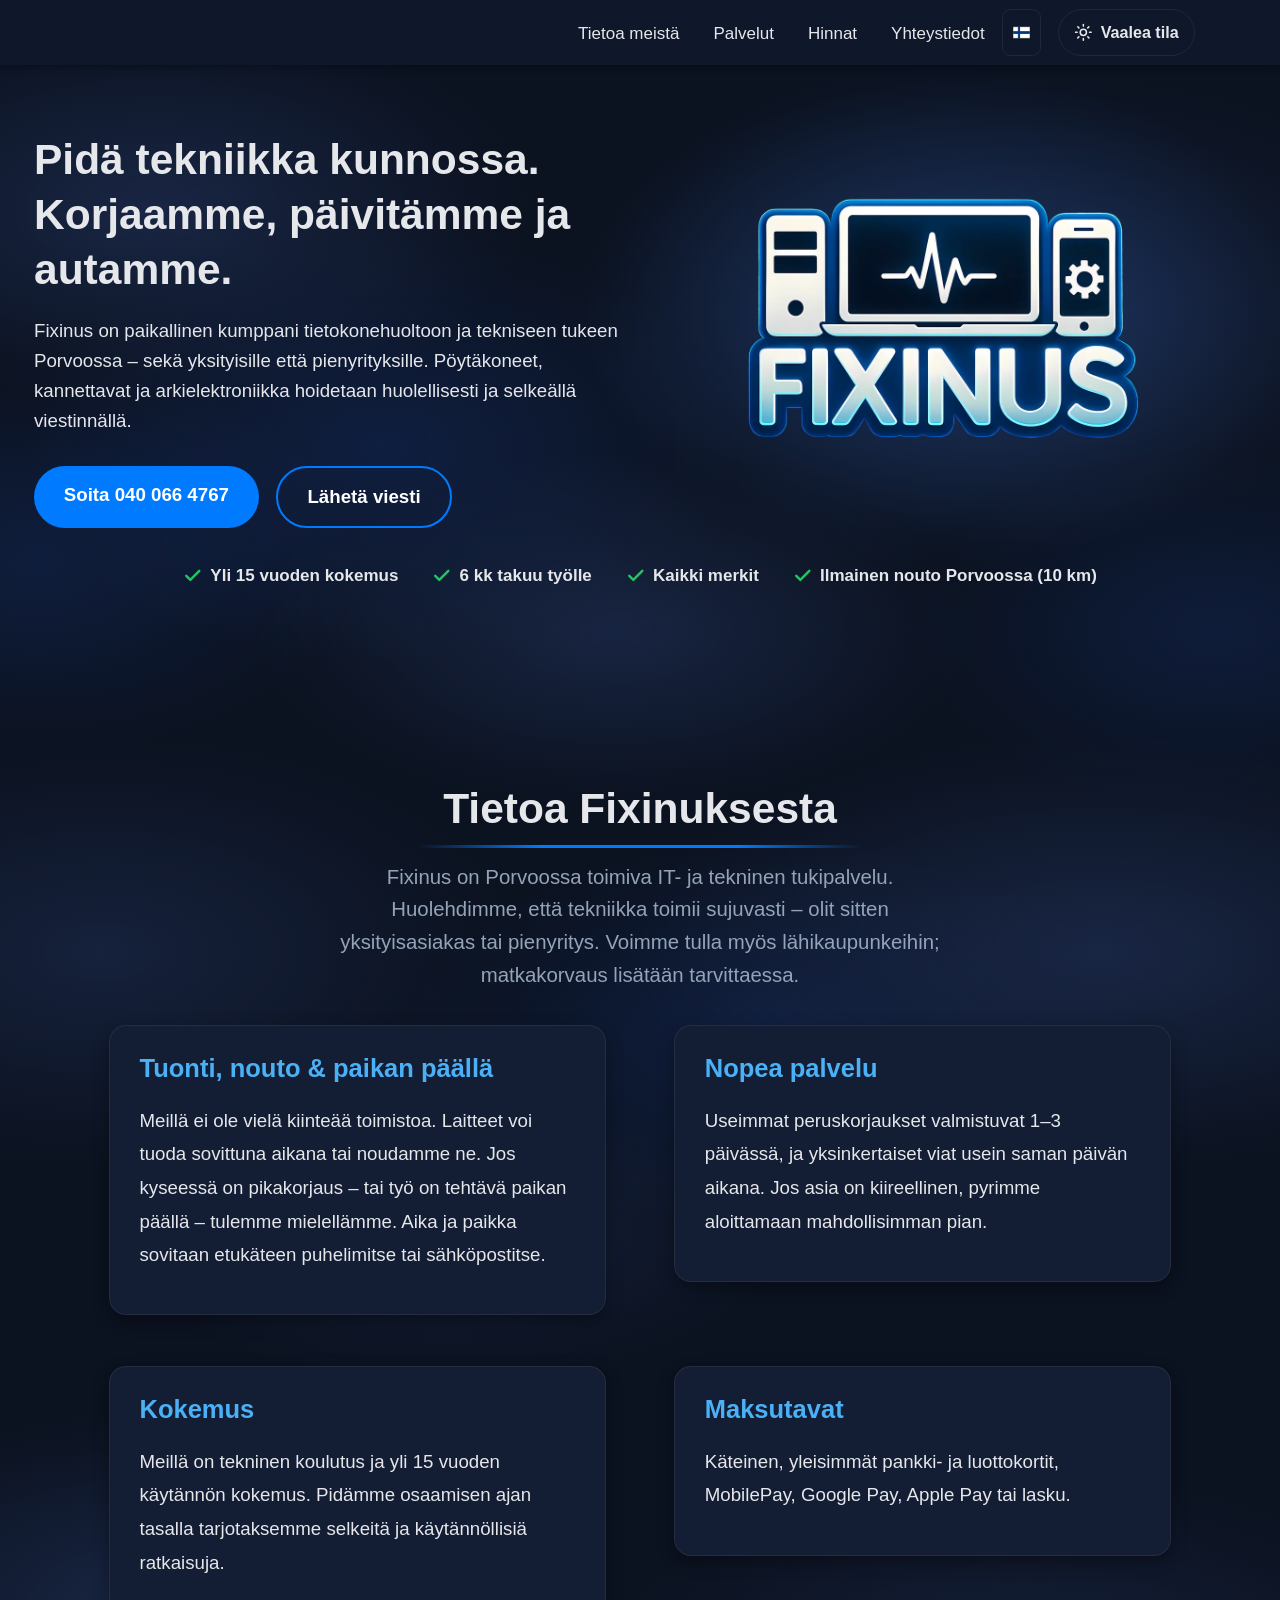
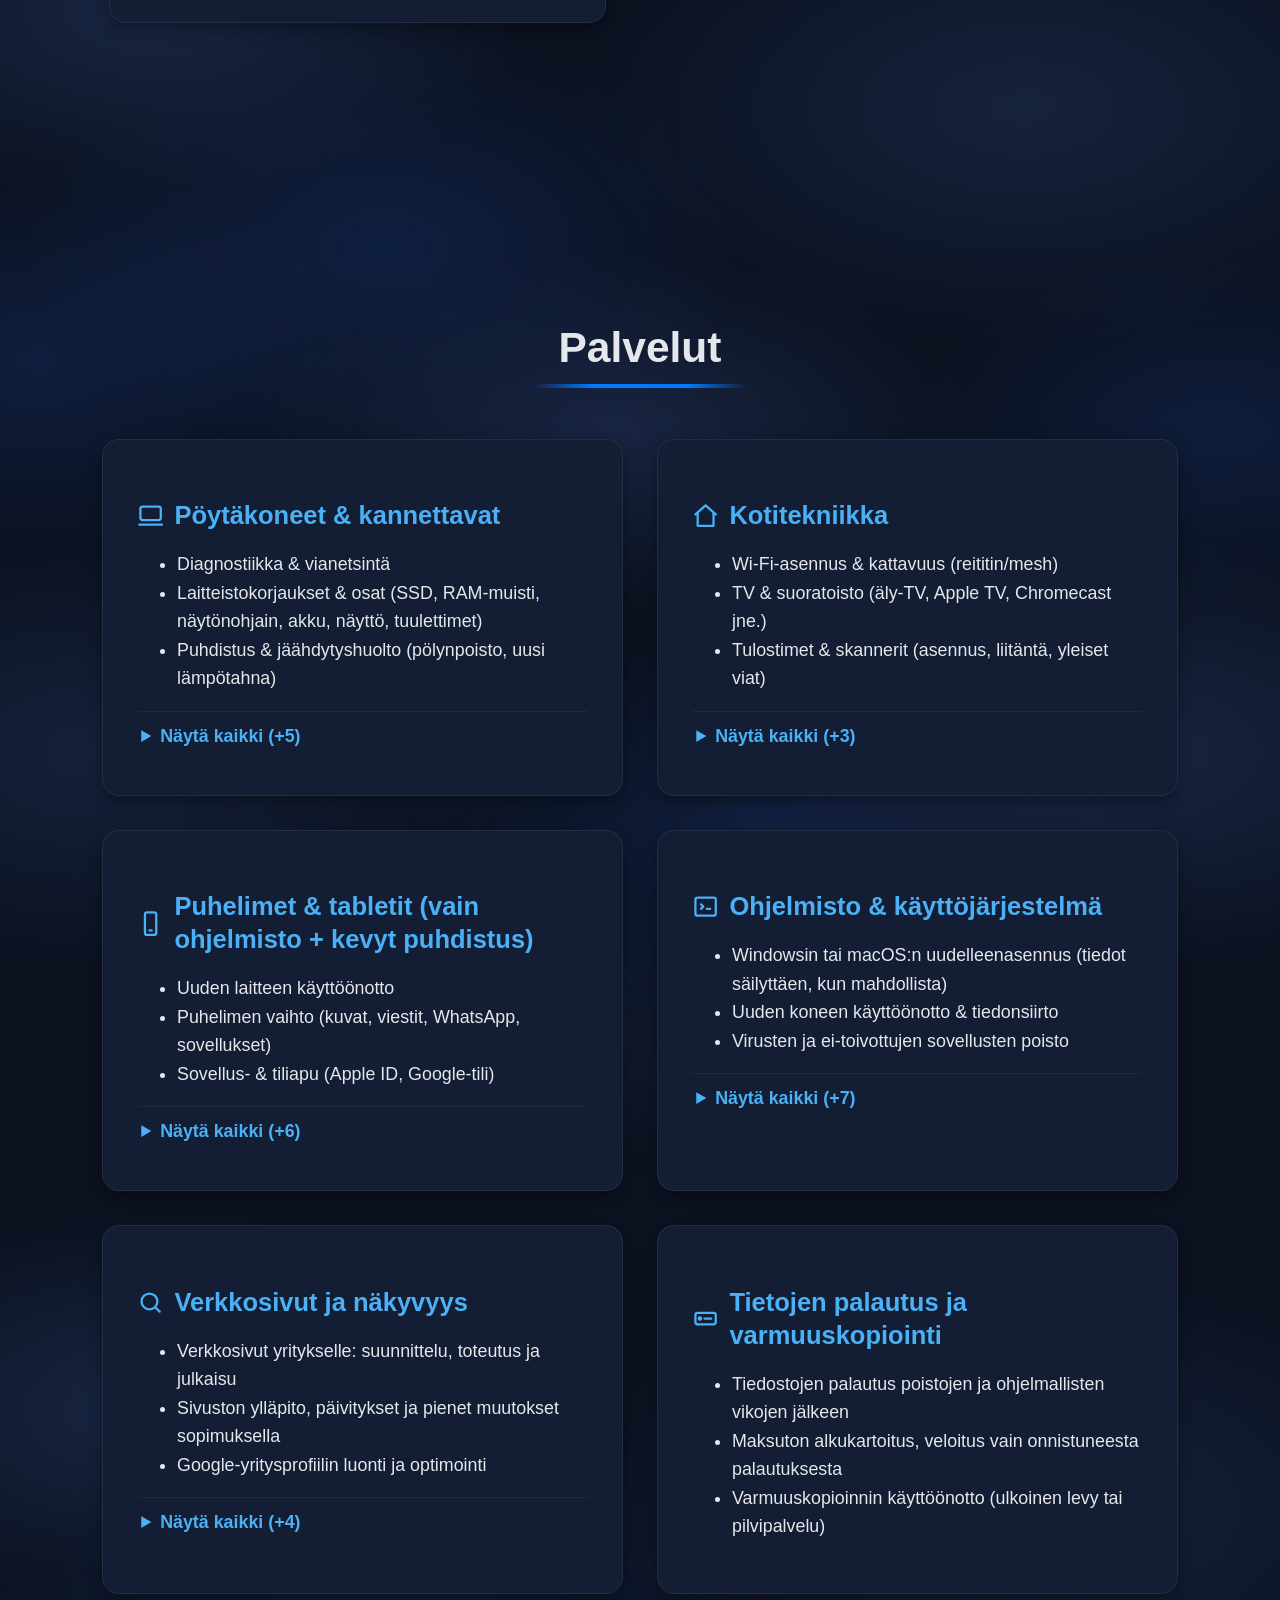
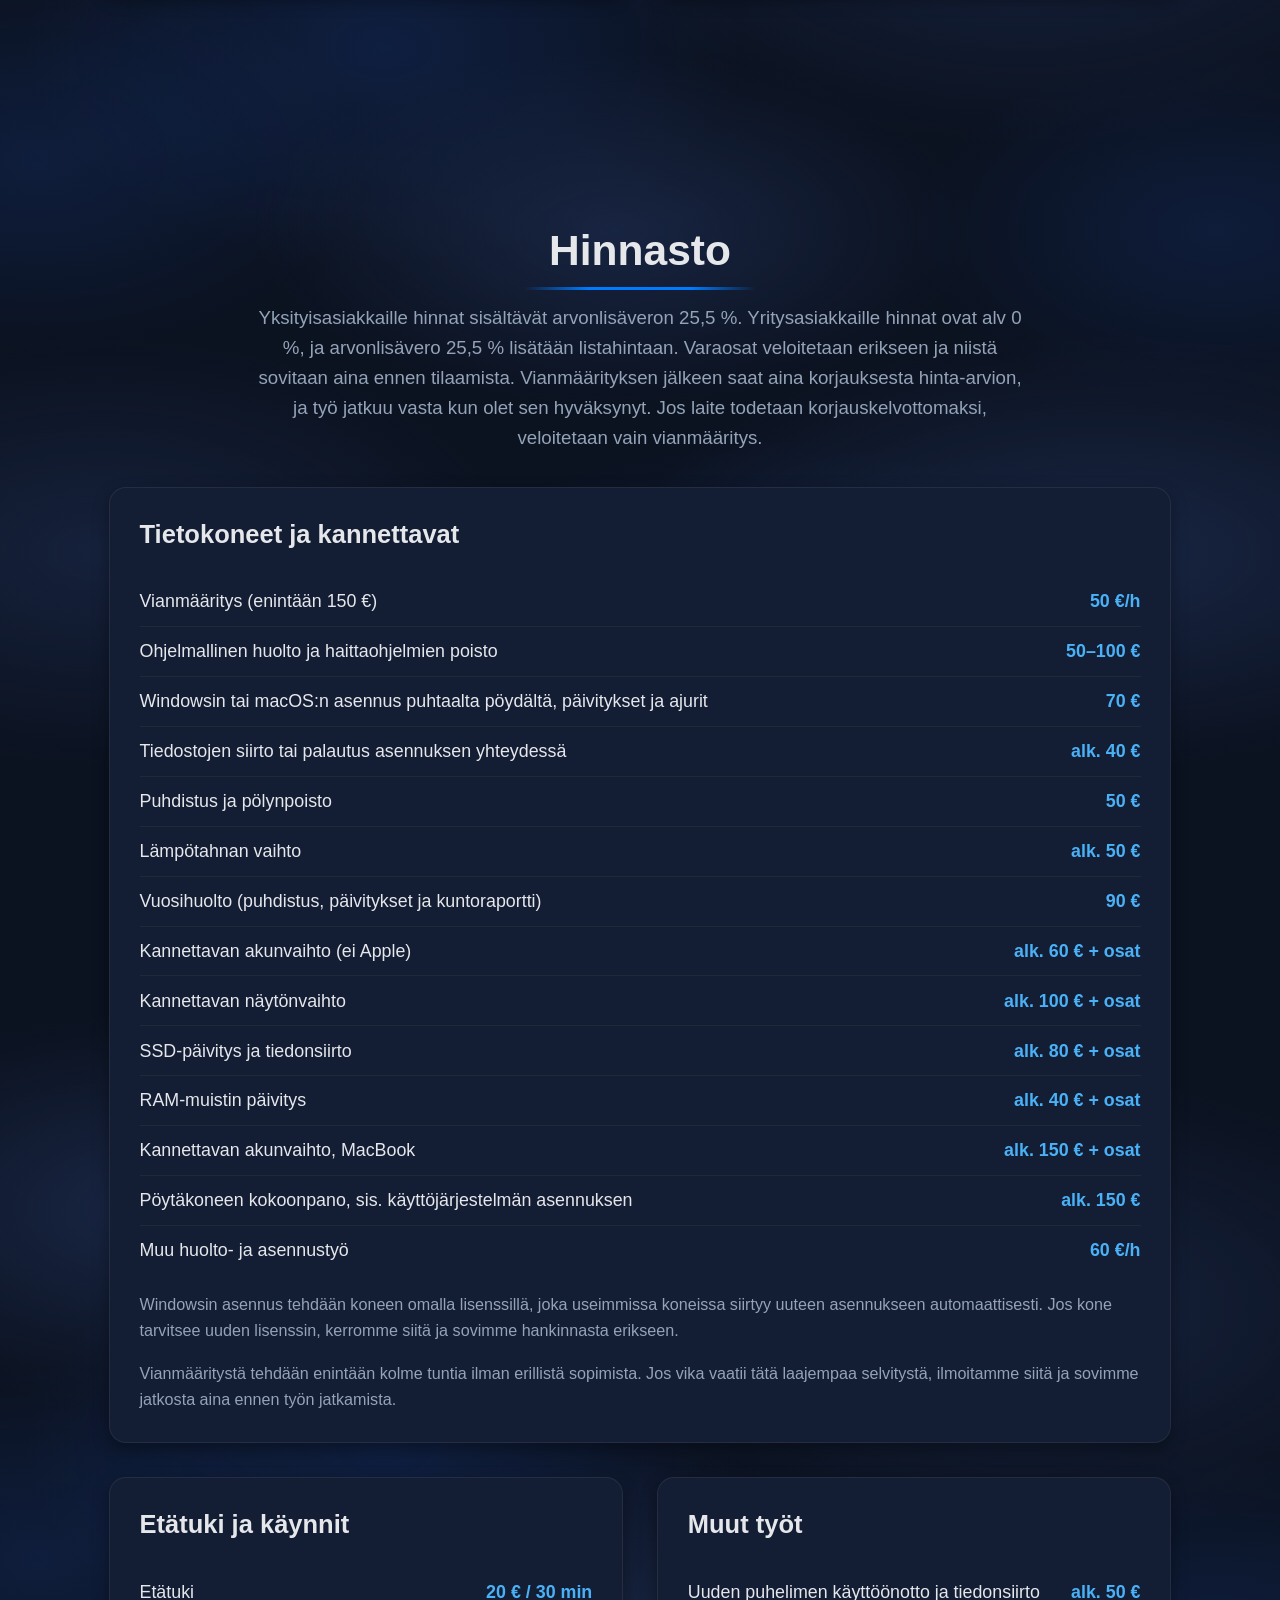
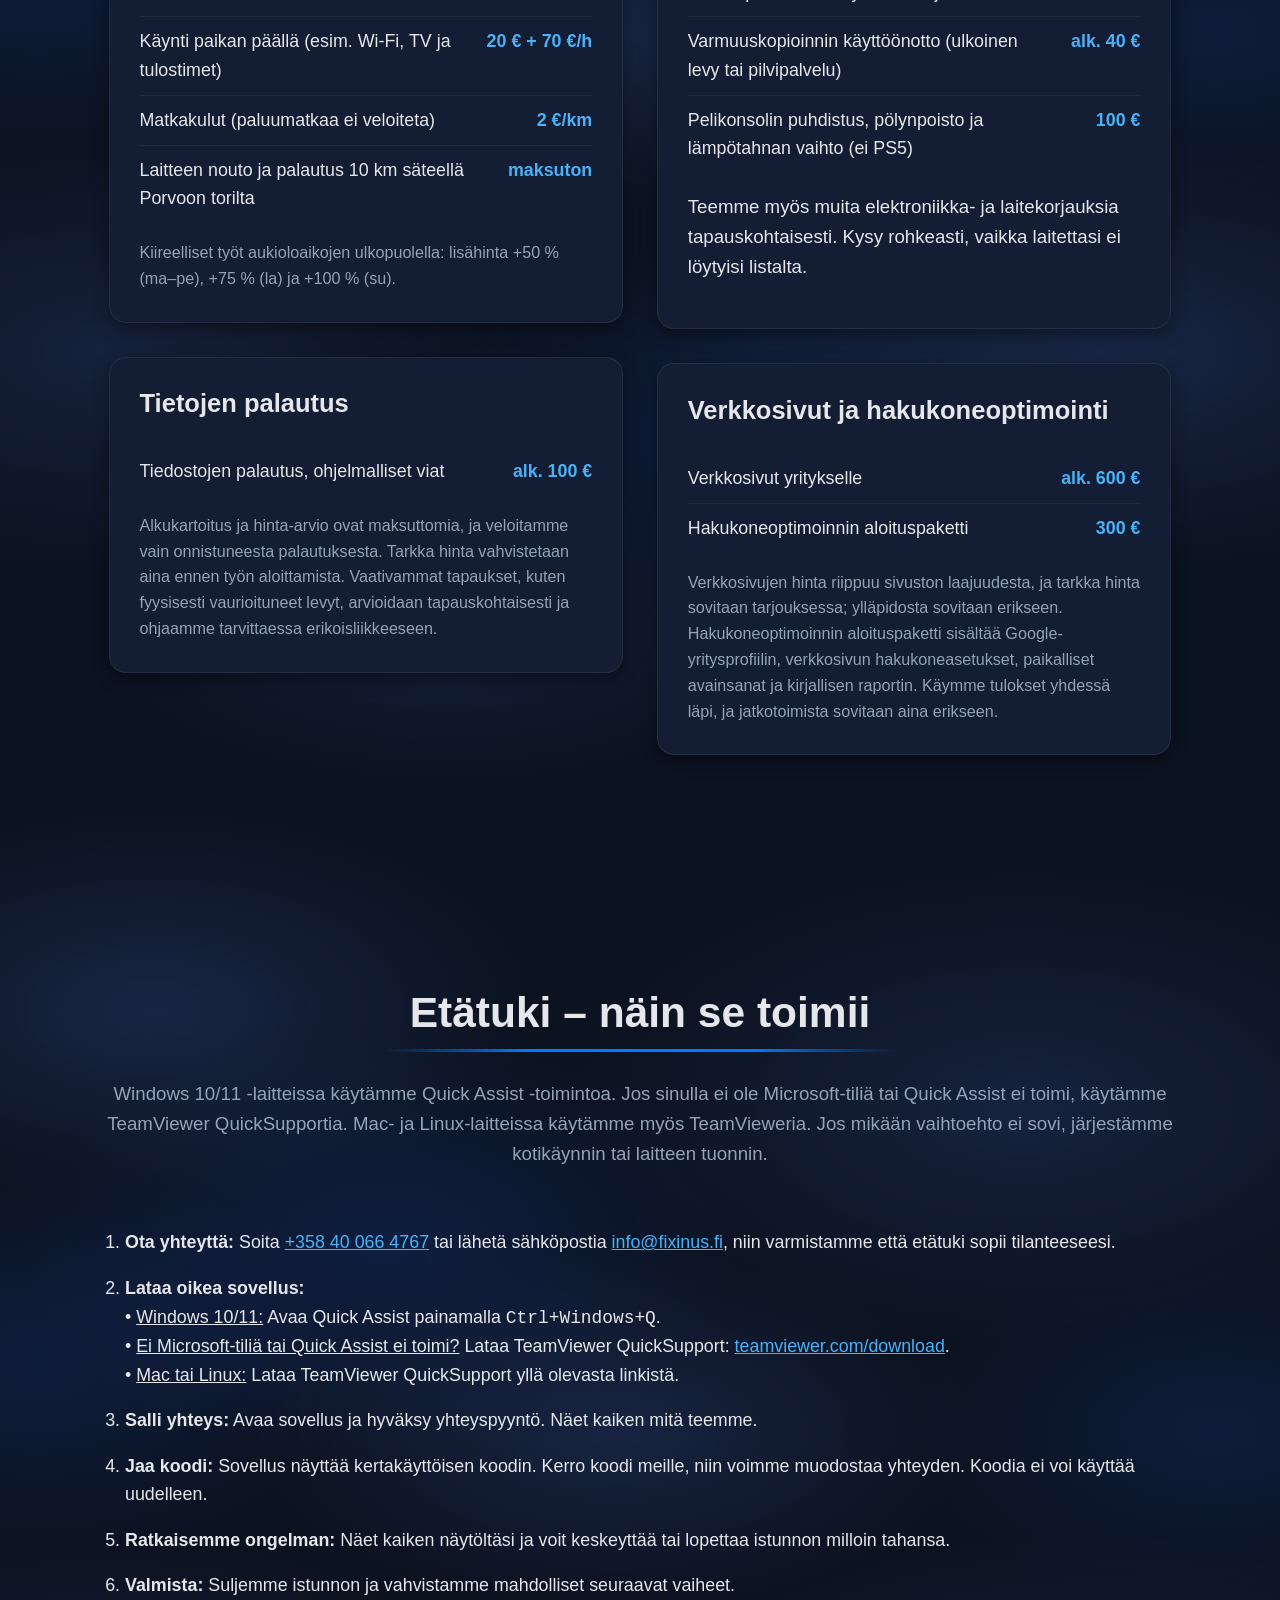
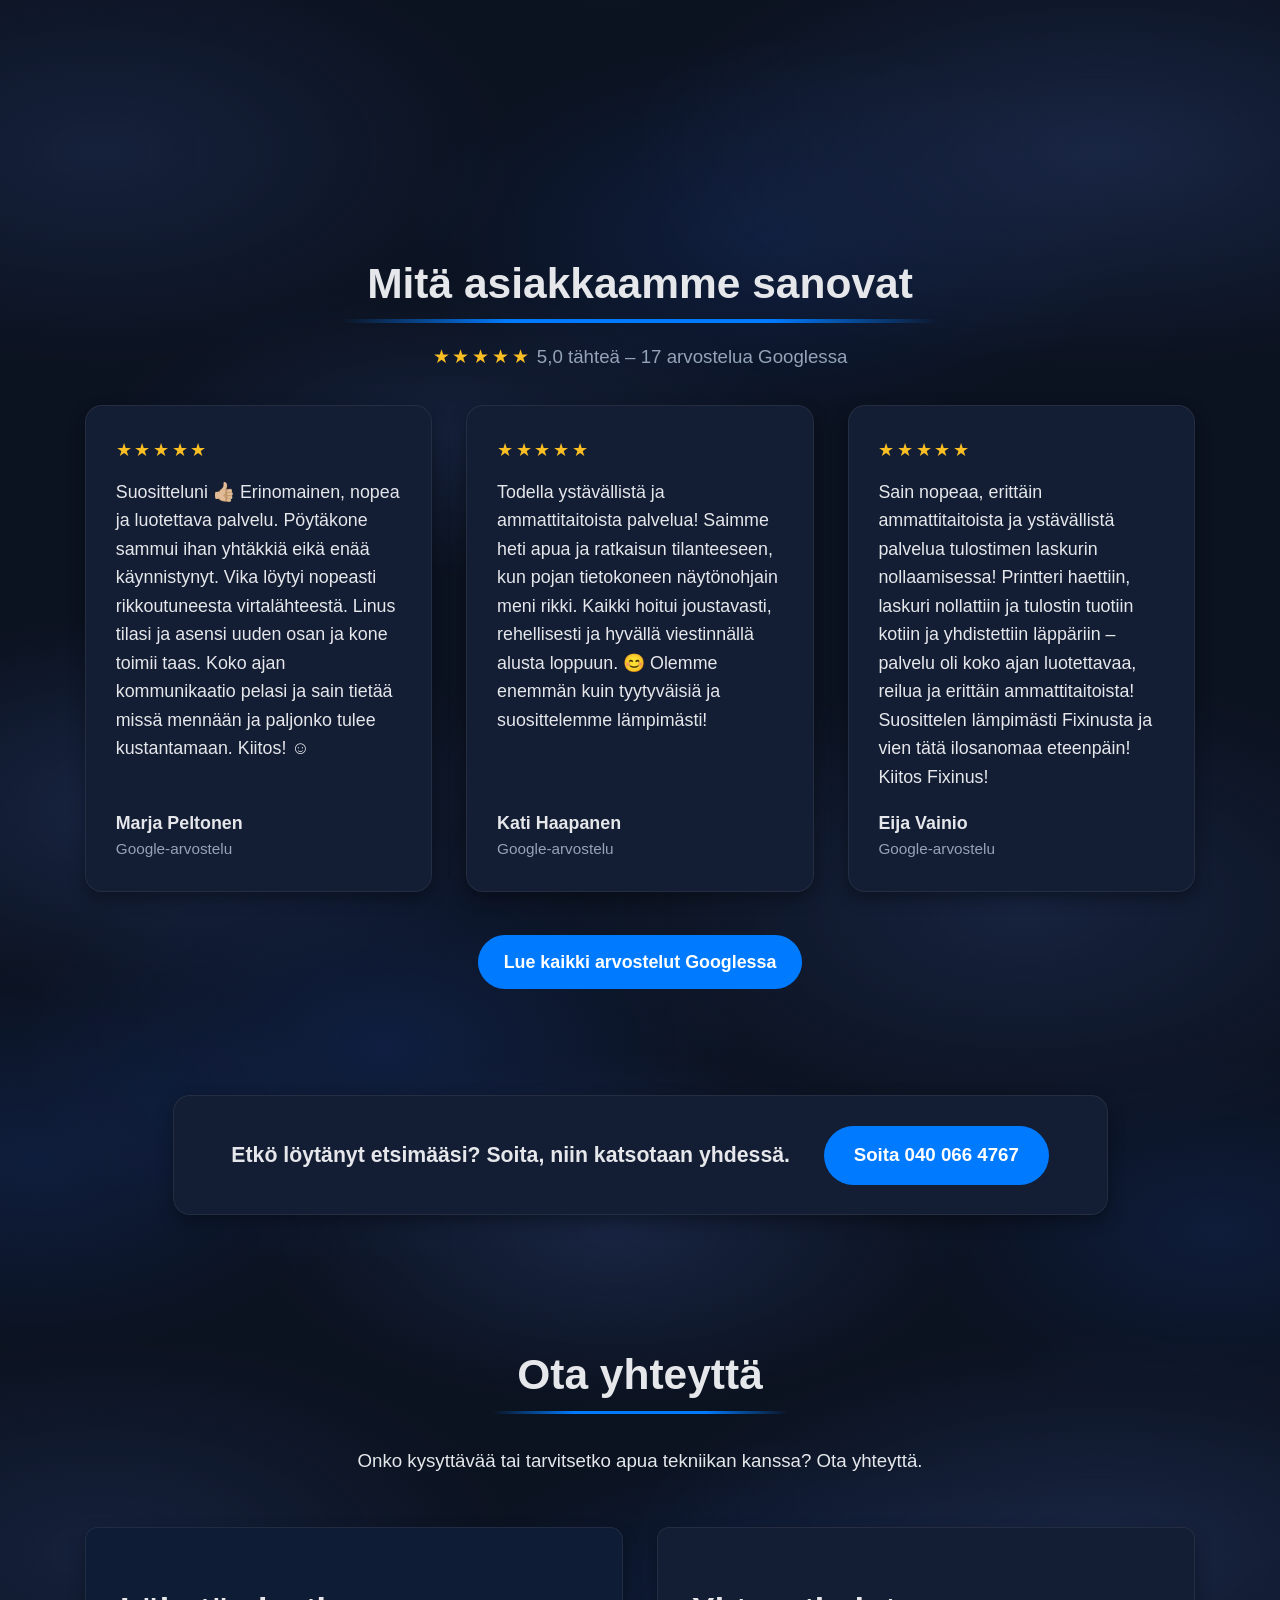
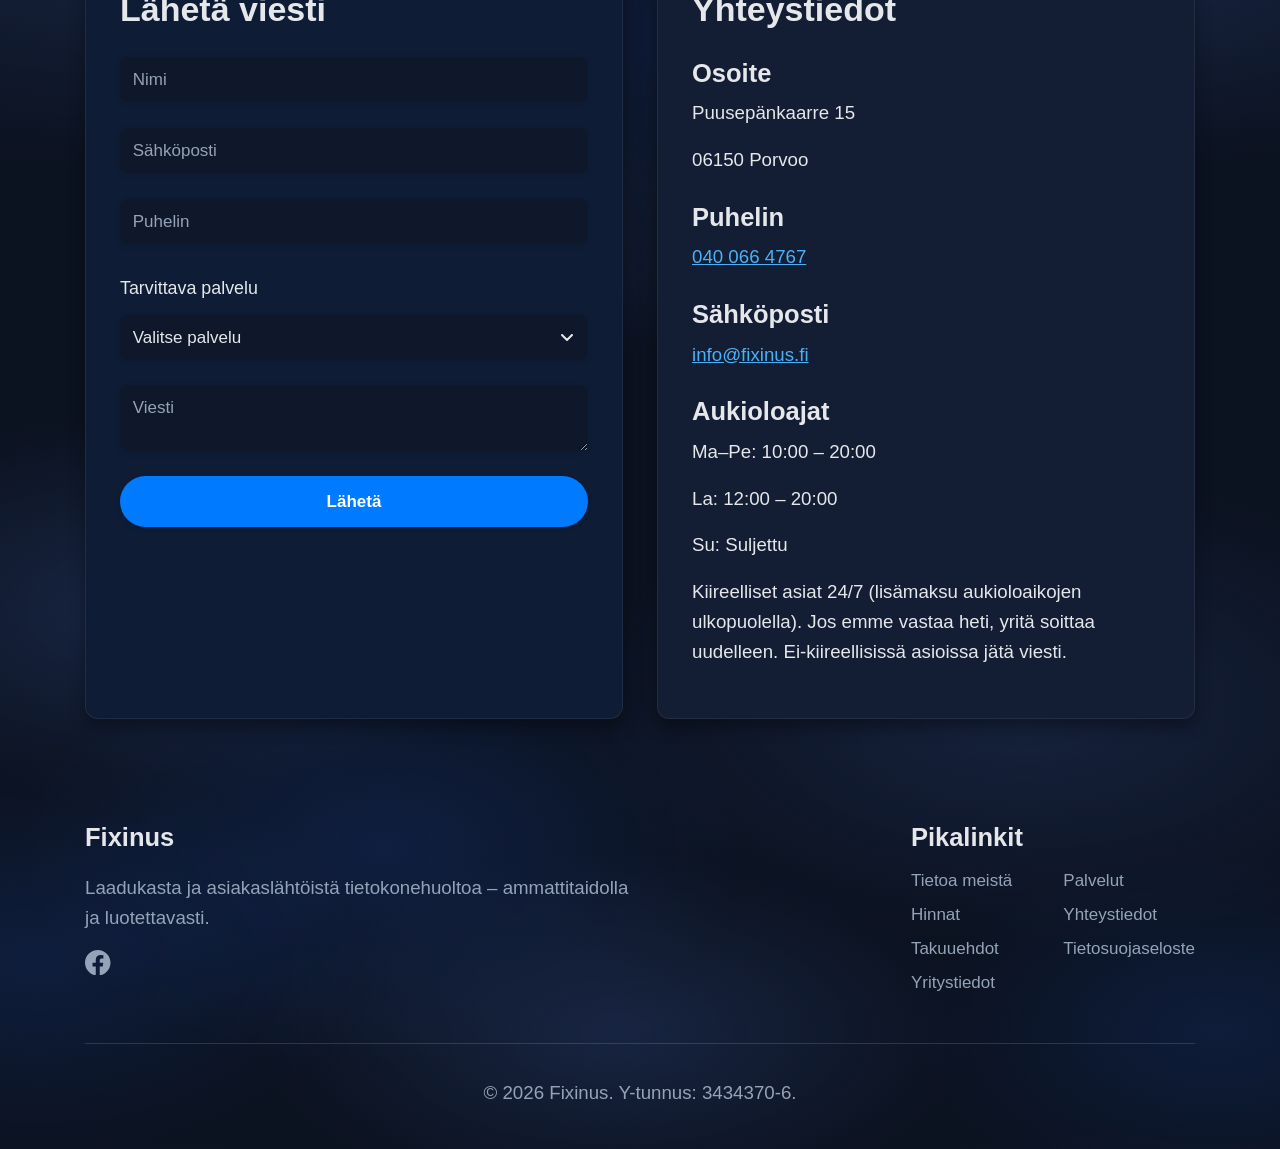
<file: index.html>
<!DOCTYPE html>
<html lang="fi"> <!-- GENERATED: structure is edited here, wording in MESSAGES in script.js; run `node tools/build-i18n.mjs` to regenerate this file plus en/ and sv/ -->
<head>
  <meta charset="UTF-8" />
  <meta name="viewport" content="width=device-width, initial-scale=1.0" />
  <title>Fixinus – Tietokonehuolto ja IT-tuki Porvoo</title>
  <meta name="description" content="Tietokoneiden korjaus, huolto ja päivitykset sekä IT-tuki Porvoossa yksityisille ja pienyrityksille. Etätuki, nouto ja käynnit paikan päällä sopimuksen mukaan." />
  <link rel="canonical" href="https://fixinus.fi/" />
  <link rel="alternate" hreflang="fi" href="https://fixinus.fi/" />
  <link rel="alternate" hreflang="sv" href="https://fixinus.fi/sv/" />
  <link rel="alternate" hreflang="en" href="https://fixinus.fi/en/" />
  <link rel="alternate" hreflang="x-default" href="https://fixinus.fi/" />





  <meta name="theme-color" content="#0b1220" />

  <!-- Social sharing (Open Graph + Twitter) -->
  <meta property="og:type" content="website" />
  <meta property="og:site_name" content="Fixinus" />
  <meta property="og:title" content="Fixinus – Tietokonehuolto ja IT-tuki Porvoo" />
  <meta property="og:description" content="Tietokoneiden korjaus, huolto ja päivitykset sekä IT-tuki Porvoossa yksityisille ja pienyrityksille. Etätuki, nouto ja käynnit paikan päällä sopimuksen mukaan." />
  <meta property="og:url" content="https://fixinus.fi/" />
  <meta property="og:image" content="https://fixinus.fi/media/og-image.png" />
  <meta property="og:image:width" content="1200" />
  <meta property="og:image:height" content="630" />
  <meta property="og:locale" content="fi_FI" />
  <meta name="twitter:card" content="summary_large_image" />

  <link rel="stylesheet" href="/style.css?v=26" />
  <script src="/script.js?v=26" defer></script>
  <link rel="icon" href="/media/favicon-32.png" type="image/png" sizes="32x32">
  <link rel="apple-touch-icon" href="/media/favicon-180.png">

  <!-- Structured data for Google local search results -->
  <script type="application/ld+json">
  {
    "@context": "https://schema.org",
    "@type": "LocalBusiness",
    "name": "Fixinus",
    "description": "Tietokoneiden korjaus, huolto ja päivitykset sekä IT-tuki Porvoossa yksityisille ja pienyrityksille. Etätuki, nouto ja käynnit paikan päällä sopimuksen mukaan.",
    "url": "https://fixinus.fi/",
    "logo": "https://fixinus.fi/media/favicon-180.png",
    "image": "https://fixinus.fi/media/og-image.png",
    "telephone": "+358400664767",
    "email": "info@fixinus.fi",
    "address": {
      "@type": "PostalAddress",
      "streetAddress": "Puusepänkaarre 15",
      "postalCode": "06150",
      "addressLocality": "Porvoo",
      "addressCountry": "FI"
    },
    "areaServed": "Porvoo",
    "priceRange": "€€",
    "openingHoursSpecification": [
      {
        "@type": "OpeningHoursSpecification",
        "dayOfWeek": ["Monday", "Tuesday", "Wednesday", "Thursday", "Friday"],
        "opens": "10:00",
        "closes": "20:00"
      },
      {
        "@type": "OpeningHoursSpecification",
        "dayOfWeek": "Saturday",
        "opens": "12:00",
        "closes": "20:00"
      }
    ],
    "paymentAccepted": "Cash, Debit Card, Credit Card, MobilePay, Google Pay, Apple Pay, Invoice",
    "sameAs": [
      "https://www.facebook.com/people/Fixinus/61582467222948/",
      "https://share.google/FEQK4mIGkOlO7sZPO",
      "https://www.google.com/search?kgmid=/g/11yl66t_4s&q=Fixinus"
    ]
  }
  </script>
</head>

<body>
  <header>
    <div class="nav-bar max-w format-horizontal">
      <nav id="main-nav" class="main-nav">
        <ul>
          <li><a href="#about" data-i18n="nav.about">Tietoa meistä</a></li>
          <li><a href="#service" data-i18n="nav.services">Palvelut</a></li>
          <li><a href="#prices" data-i18n="nav.prices">Hinnat</a></li>
          <li><a href="#contact" data-i18n="nav.contact">Yhteystiedot</a></li>
        </ul>
      </nav>
        <div class="lang-menu" id="lang-menu">
        <button class="lang-current" type="button" aria-haspopup="true" aria-expanded="false" aria-label="Change language">
          <span class="flag" data-current-flag><img src="/media/finland(scaled).png" alt="FI" class="flag-img"></span>
        </button>

        <ul class="lang-dropdown" role="menu">
          <li>
            <button type="button" class="lang-option" data-lang="fi" role="menuitem">
              <span class="flag"><img src="/media/finland(scaled).png" alt="FI" class="flag-img"></span>
              <span class="lang-label">Suomi</span>
            </button>
          </li>
          <li>
            <button type="button" class="lang-option" data-lang="sv" role="menuitem">
              <span class="flag"><img src="/media/sweden(scaled).png" alt="SE" class="flag-img"></span>
              <span class="lang-label">Svenska</span>
            </button>
          </li>
          <li>
            <button type="button" class="lang-option" data-lang="en" role="menuitem">
              <span class="flag"><img src="/media/united-kingdom(scaled).png" alt="EN" class="flag-img"></span>
              <span class="lang-label">English</span>
            </button>
          </li>
        </ul>
      </div>

      <!-- THEME TOGGLE (moon/sun + label; CSS shows the right pair per theme) -->
      <button class="theme-toggle" id="theme-toggle" type="button" aria-pressed="true">
        <svg class="icon-moon" viewBox="0 0 24 24" fill="none" stroke="currentColor" stroke-width="2" stroke-linecap="round" stroke-linejoin="round" aria-hidden="true"><path d="M21 12.8A9 9 0 1 1 11.2 3 7 7 0 0 0 21 12.8z"/></svg>
        <svg class="icon-sun" viewBox="0 0 24 24" fill="none" stroke="currentColor" stroke-width="2" stroke-linecap="round" stroke-linejoin="round" aria-hidden="true"><circle cx="12" cy="12" r="4"/><path d="M12 2v2m0 16v2M4.9 4.9l1.4 1.4m11.4 11.4 1.4 1.4M2 12h2m16 0h2M4.9 19.1l1.4-1.4M17.7 6.3l1.4-1.4"/></svg>
        <span class="label-dark" data-i18n="theme.dark">Tumma tila</span>
        <span class="label-light" data-i18n="theme.light">Vaalea tila</span>
      </button>

      <!-- HAMBURGER (shown only on tablet/phone via CSS) -->
      <button class="nav-toggle" id="nav-toggle" aria-label="Toggle navigation">
        <img id="menubtn" src="/media/menu.svg" alt="">
      </button>
    </div>
  </header>

  <section class="hero-section">
      <div class="hero-container max-w format-horizontal">
        <div class="hero-text">
          <h1 data-i18n="hero.title">Pidä tekniikka kunnossa. Korjaamme, päivitämme ja autamme.</h1>
          <p data-i18n="hero.subtitle">Fixinus on paikallinen kumppani tietokonehuoltoon ja tekniseen tukeen Porvoossa – sekä yksityisille että pienyrityksille. Pöytäkoneet, kannettavat ja arkielektroniikka hoidetaan huolellisesti ja selkeällä viestinnällä.</p>
          <div class="hero-cta">
            <a class="btn-primary" href="tel:+358400664767" data-i18n="hero.cta.call">Soita 040 066 4767</a>
            <a class="btn-outline" href="#contact" data-i18n="hero.cta.contact">Lähetä viesti</a>
          </div>
        </div>
        <div class="hero-picture">
          <img id="logo" src="/media/logo-optimized.webp" alt="Fixinus logo" width="900" height="516" />
        </div>
      </div>

      <!-- TRUST STRIP -->
      <div class="max-w format-horizontal">
        <ul class="trust-strip">
          <li><svg viewBox="0 0 24 24" fill="none" stroke="currentColor" stroke-width="3" stroke-linecap="round" stroke-linejoin="round" aria-hidden="true"><path d="M20 6 9 17l-5-5"/></svg><span data-i18n="trust.exp">Yli 15 vuoden kokemus</span></li>
          <li><svg viewBox="0 0 24 24" fill="none" stroke="currentColor" stroke-width="3" stroke-linecap="round" stroke-linejoin="round" aria-hidden="true"><path d="M20 6 9 17l-5-5"/></svg><span data-i18n="trust.warranty">6 kk takuu työlle</span></li>
          <li><svg viewBox="0 0 24 24" fill="none" stroke="currentColor" stroke-width="3" stroke-linecap="round" stroke-linejoin="round" aria-hidden="true"><path d="M20 6 9 17l-5-5"/></svg><span data-i18n="trust.brands">Kaikki merkit</span></li>
          <li><svg viewBox="0 0 24 24" fill="none" stroke="currentColor" stroke-width="3" stroke-linecap="round" stroke-linejoin="round" aria-hidden="true"><path d="M20 6 9 17l-5-5"/></svg><span data-i18n="trust.pickup">Ilmainen nouto Porvoossa (10 km)</span></li>
        </ul>
      </div>
  </section>

  <section id="about" class="about-section">
    <div class="about-container max-w format-horizontal format-vertical">
      <div class="about-head">
        <h2 data-i18n="about.title">Tietoa Fixinuksesta</h2>
        <p data-i18n="about.lead">Fixinus on Porvoossa toimiva IT- ja tekninen tukipalvelu. Huolehdimme, että tekniikka toimii sujuvasti – olit sitten yksityisasiakas tai pienyritys. Voimme tulla myös lähikaupunkeihin; matkakorvaus lisätään tarvittaessa.</p>
      </div>

      <div class="about-content">
        <div class="about-text">
          <div class="about-text-top">
            <div class="about-text-left">
              <div id="drop-text">
                <h3 data-i18n="about.drop.title">Tuonti, nouto &amp; paikan päällä</h3>
                <p data-i18n="about.drop.body">Meillä ei ole vielä kiinteää toimistoa. Laitteet voi tuoda sovittuna aikana tai noudamme ne. Jos kyseessä on pikakorjaus – tai työ on tehtävä paikan päällä – tulemme mielellämme. Aika ja paikka sovitaan etukäteen puhelimitse tai sähköpostitse.</p>
              </div>

              <div id="exp-text">
                <h3 data-i18n="about.exp.title">Kokemus</h3>
                <p data-i18n="about.exp.body">Meillä on tekninen koulutus ja yli 15 vuoden käytännön kokemus. Pidämme osaamisen ajan tasalla tarjotaksemme selkeitä ja käytännöllisiä ratkaisuja.</p>
              </div>
            </div>

            <div class="about-text-right">
              <div id="fast-service-text">
                <h3 data-i18n="about.fast.title">Nopea palvelu</h3>
                <p data-i18n="about.fast.body">Useimmat peruskorjaukset valmistuvat 1–3 päivässä, ja yksinkertaiset viat usein saman päivän aikana. Jos asia on kiireellinen, pyrimme aloittamaan mahdollisimman pian.</p>
              </div>

              <div id="payment-text">
                <h3 data-i18n="about.pay.title">Maksutavat</h3>
                <p data-i18n="about.pay.body">Käteinen, yleisimmät pankki- ja luottokortit, MobilePay, Google Pay, Apple Pay tai lasku.</p>
              </div>
            </div>
          </div>
        </div>
      </div>
    </div>
  </section>

  <section id="service" class="service-section">
    <div class="service-container max-w format-horizontal format-vertical">
      <div class="service-head">
        <h2 data-i18n="services.title">Palvelut</h2>
      </div>

      <div class="service-content">
        <!-- PC / Laptop -->
        <div>
          <h3><svg viewBox="0 0 24 24" fill="none" stroke="currentColor" stroke-width="2" stroke-linecap="round" stroke-linejoin="round" aria-hidden="true"><rect x="3" y="4" width="18" height="12" rx="2"/><path d="M2 20h20"/></svg><span data-i18n="services.pc.title">Pöytäkoneet &amp; kannettavat</span></h3>
          <ul>
            <li data-i18n="services.pc.1">Diagnostiikka &amp; vianetsintä</li>
            <li data-i18n="services.pc.2">Laitteistokorjaukset &amp; osat (SSD, RAM-muisti, näytönohjain, akku, näyttö, tuulettimet)</li>
            <li data-i18n="services.pc.5">Puhdistus &amp; jäähdytyshuolto (pölynpoisto, uusi lämpötahna)</li>
          </ul>
          <details class="svc-more">
            <summary><span class="svc-more-closed"><span data-i18n="services.showall">Näytä kaikki</span> (+5)</span><span class="svc-more-open" data-i18n="services.showless">Näytä vähemmän</span></summary>
            <ul>
              <li data-i18n="services.pc.3">Komponenttien vaihdot &amp; päivitykset (suorituskyky, tallennustila, grafiikka)</li>
              <li data-i18n="services.pc.4">Custom-PC-rakennukset (pelaaminen/työ): neuvonta, kokoonpano &amp; käyttöönotto</li>
              <li data-i18n="services.pc.6">Vuosihuolto</li>
              <li data-i18n="services.pc.7">Kaikki merkit</li>
              <li data-i18n="services.pc.8">Huoltoraportti työn jälkeen (tehdyt toimet &amp; suositukset)</li>
            </ul>
          </details>
        </div>
        <!-- Home Tech -->
        <div>
          <h3><svg viewBox="0 0 24 24" fill="none" stroke="currentColor" stroke-width="2" stroke-linecap="round" stroke-linejoin="round" aria-hidden="true"><path d="m3 11 9-8 9 8"/><path d="M5 9.5V21h14V9.5"/></svg><span data-i18n="services.home.title">Kotitekniikka</span></h3>
          <ul>
            <li data-i18n="services.home.1">Wi-Fi-asennus &amp; kattavuus (reititin/mesh)</li>
            <li data-i18n="services.home.2">TV &amp; suoratoisto (äly-TV, Apple TV, Chromecast jne.)</li>
            <li data-i18n="services.home.4">Tulostimet &amp; skannerit (asennus, liitäntä, yleiset viat)</li>
          </ul>
          <details class="svc-more">
            <summary><span class="svc-more-closed"><span data-i18n="services.showall">Näytä kaikki</span> (+3)</span><span class="svc-more-open" data-i18n="services.showless">Näytä vähemmän</span></summary>
            <ul>
              <li data-i18n="services.home.3">Pelikonsolit (puhdistus, lämpötahnan vaihto, käyttöönotto, online-asetukset, perheasetukset)</li>
              <li data-i18n="services.home.5">Jaettu tallennus / NAS (tiedostot useilla laitteilla)</li>
              <li data-i18n="services.home.6">Älykoti (valot, kamerat, kaiuttimet)</li>
            </ul>
          </details>
        </div>
      
      
        <!-- Phones / Tablets -->
        <div>
          <h3><svg viewBox="0 0 24 24" fill="none" stroke="currentColor" stroke-width="2" stroke-linecap="round" stroke-linejoin="round" aria-hidden="true"><rect x="7" y="2" width="10" height="20" rx="2"/><path d="M11 18h2"/></svg><span data-i18n="services.mobile.title">Puhelimet &amp; tabletit (vain ohjelmisto + kevyt puhdistus)</span></h3>
          <ul>
            <li data-i18n="services.mobile.1">Uuden laitteen käyttöönotto</li>
            <li data-i18n="services.mobile.2">Puhelimen vaihto (kuvat, viestit, WhatsApp, sovellukset)</li>
            <li data-i18n="services.mobile.5">Sovellus- &amp; tiliapu (Apple ID, Google-tili)</li>
          </ul>
          <details class="svc-more">
            <summary><span class="svc-more-closed"><span data-i18n="services.showall">Näytä kaikki</span> (+6)</span><span class="svc-more-open" data-i18n="services.showless">Näytä vähemmän</span></summary>
            <ul>
              <li data-i18n="services.mobile.3">Lapsilukot &amp; turvallisuus (Ruudun aika / Family Link)</li>
              <li data-i18n="services.mobile.4">Sähköposti, yhteystiedot &amp; kalenteri</li>
              <li data-i18n="services.mobile.6">iCloud/Google – varmuuskopiot &amp; palautus</li>
              <li data-i18n="services.mobile.7">Tallennustilan siivous (tilan vapautus turvallisesti)</li>
              <li data-i18n="services.mobile.8">Laitteen turvallisuus (päivitykset, koodit, kaksivaiheinen vahvistus / 2FA)</li>
              <li data-i18n="services.mobile.9">Vianetsintä (synkronointi, ilmoitukset, akku)</li>
            </ul>
          </details>
        </div>
        <!-- Software / OS -->
        <div>
          <h3><svg viewBox="0 0 24 24" fill="none" stroke="currentColor" stroke-width="2" stroke-linecap="round" stroke-linejoin="round" aria-hidden="true"><rect x="3" y="4" width="18" height="16" rx="2"/><path d="m8 10 2 2-2 2"/><path d="M13 14h3"/></svg><span data-i18n="services.os.title">Ohjelmisto &amp; käyttöjärjestelmä</span></h3>
          <ul>
            <li data-i18n="services.os.1">Windowsin tai macOS:n uudelleenasennus (tiedot säilyttäen, kun mahdollista)</li>
            <li data-i18n="services.os.2">Uuden koneen käyttöönotto &amp; tiedonsiirto</li>
            <li data-i18n="services.os.4">Virusten ja ei-toivottujen sovellusten poisto</li>
          </ul>
          <details class="svc-more">
            <summary><span class="svc-more-closed"><span data-i18n="services.showall">Näytä kaikki</span> (+7)</span><span class="svc-more-open" data-i18n="services.showless">Näytä vähemmän</span></summary>
            <ul>
              <li data-i18n="services.os.3">Ohjelmien &amp; ajureiden asennus</li>
              <li data-i18n="services.os.5">Tallennustilan siivous (suuret &amp; väliaikaiset tiedostot)</li>
              <li data-i18n="services.os.6">Varmuuskopiointi ulkoiselle levylle tai pilveen</li>
              <li data-i18n="services.os.7">Verkko &amp; internet (Wi-Fi/Ethernet, hidas nopeus)</li>
              <li data-i18n="services.os.8">Kaatumisten ja virheilmoitusten korjaus</li>
              <li data-i18n="services.os.9">Tilit &amp; salasanat (Microsoft/Apple, sähköposti)</li>
              <li data-i18n="services.os.10">Sähköposti &amp; pilvipalvelut (OneDrive, iCloud, Google)</li>
            </ul>
          </details>
        </div>
        <!-- Websites / search visibility -->
        <div>
          <h3><svg viewBox="0 0 24 24" fill="none" stroke="currentColor" stroke-width="2" stroke-linecap="round" stroke-linejoin="round" aria-hidden="true"><circle cx="11" cy="11" r="7"/><path d="m20 20-3.5-3.5"/></svg><span data-i18n="services.seo.title">Verkkosivut ja näkyvyys</span></h3>
          <ul>
            <li data-i18n="services.web.1">Verkkosivut yritykselle: suunnittelu, toteutus ja julkaisu</li>
            <li data-i18n="services.web.2">Sivuston ylläpito, päivitykset ja pienet muutokset sopimuksella</li>
            <li data-i18n="services.seo.1">Google-yritysprofiilin luonti ja optimointi</li>
          </ul>
          <details class="svc-more">
            <summary><span class="svc-more-closed"><span data-i18n="services.showall">Näytä kaikki</span> (+4)</span><span class="svc-more-open" data-i18n="services.showless">Näytä vähemmän</span></summary>
            <ul>
              <li data-i18n="services.seo.2">Verkkosivun hakukonenäkyvyys (otsikot, kuvaukset, avainsanat)</li>
              <li data-i18n="services.seo.3">Paikallinen näkyvyys Porvoon alueen hauissa</li>
              <li data-i18n="services.seo.4">Kirjallinen raportti ja suositukset jatkoa varten</li>
              <li data-i18n="services.seo.5">Google Search Consolen käyttöönotto ja seuranta</li>
            </ul>
          </details>
        </div>

        <!-- Data recovery / backups -->
        <div>
          <h3><svg viewBox="0 0 24 24" fill="none" stroke="currentColor" stroke-width="2" stroke-linecap="round" stroke-linejoin="round" aria-hidden="true"><rect x="3" y="7" width="18" height="10" rx="2"/><circle cx="7" cy="12" r="1"/><path d="M11 12h6"/></svg><span data-i18n="services.data.title">Tietojen palautus ja varmuuskopiointi</span></h3>
          <ul>
            <li data-i18n="services.data.1">Tiedostojen palautus poistojen ja ohjelmallisten vikojen jälkeen</li>
            <li data-i18n="services.data.2">Maksuton alkukartoitus, veloitus vain onnistuneesta palautuksesta</li>
            <li data-i18n="services.data.3">Varmuuskopioinnin käyttöönotto (ulkoinen levy tai pilvipalvelu)</li>
          </ul>
        </div>
      </div>
      </div>
  </section>

  <section id="prices" class="pricing-section">
    <div class="pricing-container max-w format-horizontal format-vertical">
      <div class="pricing-head">
        <h2 data-i18n="pricing.title">Hinnasto</h2>
        <p data-i18n="pricing.lead">Yksityisasiakkaille hinnat sisältävät arvonlisäveron 25,5 %. Yritysasiakkaille hinnat ovat alv 0 %, ja arvonlisävero 25,5 % lisätään listahintaan. Varaosat veloitetaan erikseen ja niistä sovitaan aina ennen tilaamista. Vianmäärityksen jälkeen saat aina korjauksesta hinta-arvion, ja työ jatkuu vasta kun olet sen hyväksynyt. Jos laite todetaan korjauskelvottomaksi, veloitetaan vain vianmääritys.</p>
      </div>

      <div class="pricing-groups">
        <details class="pricing-group" open>
          <summary><h3 data-i18n="pricing.pc.title">Tietokoneet ja kannettavat</h3></summary>
          <table class="pricing-table">
            <tbody>
              <tr><td data-i18n="pricing.pc.r1">Vianmääritys (enintään 150 €)</td><td data-i18n="pricing.pc.p1">50 €/h</td></tr>
              <tr><td data-i18n="pricing.pc.r4">Ohjelmallinen huolto ja haittaohjelmien poisto</td><td data-i18n="pricing.pc.p4">50–100 €</td></tr>
              <tr><td data-i18n="pricing.pc.r2">Windowsin tai macOS:n asennus puhtaalta pöydältä, päivitykset ja ajurit</td><td data-i18n="pricing.pc.p2">70 €</td></tr>
              <tr><td data-i18n="pricing.pc.r3">Tiedostojen siirto tai palautus asennuksen yhteydessä</td><td data-i18n="pricing.pc.p3">alk. 40 €</td></tr>
              <tr><td data-i18n="pricing.pc.r12">Puhdistus ja pölynpoisto</td><td data-i18n="pricing.pc.p12">50 €</td></tr>
              <tr><td data-i18n="pricing.pc.r13">Lämpötahnan vaihto</td><td data-i18n="pricing.pc.p13">alk. 50 €</td></tr>
              <tr><td data-i18n="pricing.pc.r14">Vuosihuolto (puhdistus, päivitykset ja kuntoraportti)</td><td data-i18n="pricing.pc.p14">90 €</td></tr>
              <tr><td data-i18n="pricing.pc.r5">Kannettavan akunvaihto (ei Apple)</td><td data-i18n="pricing.pc.p5">alk. 60 € + osat</td></tr>
              <tr><td data-i18n="pricing.pc.r8">Kannettavan näytönvaihto</td><td data-i18n="pricing.pc.p8">alk. 100 € + osat</td></tr>
              <tr><td data-i18n="pricing.pc.r9">SSD-päivitys ja tiedonsiirto</td><td data-i18n="pricing.pc.p9">alk. 80 € + osat</td></tr>
              <tr><td data-i18n="pricing.pc.r15">RAM-muistin päivitys</td><td data-i18n="pricing.pc.p15">alk. 40 € + osat</td></tr>
              <tr><td data-i18n="pricing.pc.r6">Kannettavan akunvaihto, MacBook</td><td data-i18n="pricing.pc.p6">alk. 150 € + osat</td></tr>
              <tr><td data-i18n="pricing.pc.r10">Pöytäkoneen kokoonpano, sis. käyttöjärjestelmän asennuksen</td><td data-i18n="pricing.pc.p10">alk. 150 €</td></tr>
              <tr><td data-i18n="pricing.pc.r11">Muu huolto- ja asennustyö</td><td data-i18n="pricing.pc.p11">60 €/h</td></tr>
            </tbody>
          </table>
          <p class="pricing-note" data-i18n="pricing.pc.note">Windowsin asennus tehdään koneen omalla lisenssillä, joka useimmissa koneissa siirtyy uuteen asennukseen automaattisesti. Jos kone tarvitsee uuden lisenssin, kerromme siitä ja sovimme hankinnasta erikseen.</p>
          <p class="pricing-note" data-i18n="pricing.pc.note2">Vianmääritystä tehdään enintään kolme tuntia ilman erillistä sopimista. Jos vika vaatii tätä laajempaa selvitystä, ilmoitamme siitä ja sovimme jatkosta aina ennen työn jatkamista.</p>
        </details>

        <div class="pricing-col">
        <details class="pricing-group" open>
          <summary><h3 data-i18n="pricing.visits.title">Etätuki ja käynnit</h3></summary>
          <table class="pricing-table">
            <tbody>
              <tr><td data-i18n="pricing.visits.r1">Etätuki</td><td data-i18n="pricing.visits.p1">20 € / 30 min</td></tr>
              <tr><td data-i18n="pricing.visits.r2">Käynti paikan päällä (esim. Wi-Fi, TV ja tulostimet)</td><td data-i18n="pricing.visits.p2">20 € + 70 €/h</td></tr>
              <tr><td data-i18n="pricing.visits.r3">Matkakulut (paluumatkaa ei veloiteta)</td><td data-i18n="pricing.visits.p3">2 €/km</td></tr>
              <tr><td data-i18n="pricing.visits.r4">Laitteen nouto ja palautus 10 km säteellä Porvoon torilta</td><td data-i18n="pricing.visits.p4">maksuton</td></tr>
            </tbody>
          </table>
          <p class="pricing-note" data-i18n="pricing.visits.note">Kiireelliset työt aukioloaikojen ulkopuolella: lisähinta +50 % (ma–pe), +75 % (la) ja +100 % (su).</p>
        </details>

        <details class="pricing-group" open>
          <summary><h3 data-i18n="pricing.data.title">Tietojen palautus</h3></summary>
          <table class="pricing-table">
            <tbody>
              <tr><td data-i18n="pricing.data.r1">Tiedostojen palautus, ohjelmalliset viat</td><td data-i18n="pricing.data.p1">alk. 100 €</td></tr>
            </tbody>
          </table>
          <p class="pricing-note" data-i18n="pricing.data.note">Alkukartoitus ja hinta-arvio ovat maksuttomia, ja veloitamme vain onnistuneesta palautuksesta. Tarkka hinta vahvistetaan aina ennen työn aloittamista. Vaativammat tapaukset, kuten fyysisesti vaurioituneet levyt, arvioidaan tapauskohtaisesti ja ohjaamme tarvittaessa erikoisliikkeeseen.</p>
        </details>
        </div>

        <div class="pricing-col">
        <details class="pricing-group" open>
          <summary><h3 data-i18n="pricing.other.title">Muut työt</h3></summary>
          <table class="pricing-table">
            <tbody>
              <tr><td data-i18n="pricing.other.r1">Uuden puhelimen käyttöönotto ja tiedonsiirto</td><td data-i18n="pricing.other.p1">alk. 50 €</td></tr>
              <tr><td data-i18n="pricing.other.r2">Varmuuskopioinnin käyttöönotto (ulkoinen levy tai pilvipalvelu)</td><td data-i18n="pricing.other.p2">alk. 40 €</td></tr>
              <tr><td data-i18n="pricing.other.r3">Pelikonsolin puhdistus, pölynpoisto ja lämpötahnan vaihto (ei PS5)</td><td data-i18n="pricing.other.p3">100 €</td></tr>
            </tbody>
          </table>
          <p data-i18n="pricing.other.body">Teemme myös muita elektroniikka- ja laitekorjauksia tapauskohtaisesti. Kysy rohkeasti, vaikka laitettasi ei löytyisi listalta.</p>
        </details>

        <details class="pricing-group" open>
          <summary><h3 data-i18n="pricing.seo.title">Verkkosivut ja hakukoneoptimointi</h3></summary>
          <table class="pricing-table">
            <tbody>
              <tr><td data-i18n="pricing.web.r1">Verkkosivut yritykselle</td><td data-i18n="pricing.web.p1">alk. 600 €</td></tr>
              <tr><td data-i18n="pricing.seo.r1">Hakukoneoptimoinnin aloituspaketti</td><td data-i18n="pricing.seo.p1">300 €</td></tr>
            </tbody>
          </table>
          <p class="pricing-note" data-i18n="pricing.seo.note">Verkkosivujen hinta riippuu sivuston laajuudesta, ja tarkka hinta sovitaan tarjouksessa; ylläpidosta sovitaan erikseen. Hakukoneoptimoinnin aloituspaketti sisältää Google-yritysprofiilin, verkkosivun hakukoneasetukset, paikalliset avainsanat ja kirjallisen raportin. Käymme tulokset yhdessä läpi, ja jatkotoimista sovitaan aina erikseen.</p>
        </details>
        </div>
      </div>
    </div>
  </section>

  <section class="remote-section">
    <div class="remote-container max-w format-horizontal format-vertical">
      <div class="remote-head">
        <h2 data-i18n="remote.title">Etätuki – näin se toimii</h2>
        <p data-i18n="remote.lead">Windows 10/11 -laitteissa käytämme Quick Assist -toimintoa. Jos sinulla ei ole Microsoft-tiliä tai Quick Assist ei toimi, käytämme TeamViewer QuickSupportia. Mac- ja Linux-laitteissa käytämme myös TeamVieweria. Jos mikään vaihtoehto ei sovi, järjestämme kotikäynnin tai laitteen tuonnin.</p>
      </div>

      <div class="remote-body">
        <div class="remote-list">
          <ol>
            <li class="remote-text" data-i18n-html="remote.step.1.html"><strong>Ota yhteyttä:</strong> Soita <a class="link" href="tel:+358400664767">+358 40 066 4767</a> tai lähetä sähköpostia <a class="link" href="mailto:info@fixinus.fi">info@fixinus.fi</a>, niin varmistamme että etätuki sopii tilanteeseesi.</li>
            <li class="remote-text" data-i18n-html="remote.step.2.html"><strong>Lataa oikea sovellus:</strong><br>
        • <u>Windows 10/11:</u> Avaa Quick Assist painamalla <kbd><kbd>Ctrl</kbd>+<kbd>Windows</kbd>+<kbd>Q</kbd></kbd>.<br>
        • <u>Ei Microsoft-tiliä tai Quick Assist ei toimi?</u> Lataa TeamViewer QuickSupport: <a class="link" href="https://www.teamviewer.com/download/">teamviewer.com/download</a>.<br>
        • <u>Mac tai Linux:</u> Lataa TeamViewer QuickSupport yllä olevasta linkistä.</li>
            <li class="remote-text" data-i18n-html="remote.step.3.html"><strong>Salli yhteys:</strong> Avaa sovellus ja hyväksy yhteyspyyntö. Näet kaiken mitä teemme.</li>
            <li class="remote-text" data-i18n-html="remote.step.4.html"><strong>Jaa koodi:</strong> Sovellus näyttää kertakäyttöisen koodin. Kerro koodi meille, niin voimme muodostaa yhteyden. Koodia ei voi käyttää uudelleen.</li>
            <li class="remote-text" data-i18n-html="remote.step.5.html"><strong>Ratkaisemme ongelman:</strong> Näet kaiken näytöltäsi ja voit keskeyttää tai lopettaa istunnon milloin tahansa.</li>
            <li class="remote-text" data-i18n-html="remote.step.6.html"><strong>Valmista:</strong> Suljemme istunnon ja vahvistamme mahdolliset seuraavat vaiheet.</li>
          </ol>
        </div>
      </div>
    </div>
  </section>

  <section id="reviews" class="reviews-section">
    <div class="reviews-container max-w format-horizontal format-vertical">
      <div class="reviews-head">
        <h2 data-i18n="reviews.title">Mitä asiakkaamme sanovat</h2>
        <p><span class="reviews-stars" aria-hidden="true">★★★★★</span> <span data-i18n="reviews.lead">5,0 tähteä – 17 arvostelua Googlessa</span></p>
      </div>

      <div class="reviews-grid">
        <figure class="review-card">
          <div class="reviews-stars" aria-hidden="true">★★★★★</div>
          <blockquote data-i18n="reviews.q1.text">Suositteluni 👍🏼 Erinomainen, nopea ja luotettava palvelu. Pöytäkone sammui ihan yhtäkkiä eikä enää käynnistynyt. Vika löytyi nopeasti rikkoutuneesta virtalähteestä. Linus tilasi ja asensi uuden osan ja kone toimii taas. Koko ajan kommunikaatio pelasi ja sain tietää missä mennään ja paljonko tulee kustantamaan. Kiitos! ☺️</blockquote>
          <figcaption>
            Marja Peltonen
            <span class="review-source" data-i18n="reviews.source">Google-arvostelu</span>
          </figcaption>
        </figure>

        <figure class="review-card">
          <div class="reviews-stars" aria-hidden="true">★★★★★</div>
          <blockquote data-i18n="reviews.q2.text">Todella ystävällistä ja ammattitaitoista palvelua! Saimme heti apua ja ratkaisun tilanteeseen, kun pojan tietokoneen näytönohjain meni rikki. Kaikki hoitui joustavasti, rehellisesti ja hyvällä viestinnällä alusta loppuun. 😊 Olemme enemmän kuin tyytyväisiä ja suosittelemme lämpimästi!</blockquote>
          <figcaption>
            Kati Haapanen
            <span class="review-source" data-i18n="reviews.source">Google-arvostelu</span>
          </figcaption>
        </figure>

        <figure class="review-card">
          <div class="reviews-stars" aria-hidden="true">★★★★★</div>
          <blockquote data-i18n="reviews.q3.text">Sain nopeaa, erittäin ammattitaitoista ja ystävällistä palvelua tulostimen laskurin nollaamisessa! Printteri haettiin, laskuri nollattiin ja tulostin tuotiin kotiin ja yhdistettiin läppäriin – palvelu oli koko ajan luotettavaa, reilua ja erittäin ammattitaitoista! Suosittelen lämpimästi Fixinusta ja vien tätä ilosanomaa eteenpäin! Kiitos Fixinus!</blockquote>
          <figcaption>
            Eija Vainio
            <span class="review-source" data-i18n="reviews.source">Google-arvostelu</span>
          </figcaption>
        </figure>
      </div>

      <div class="reviews-link">
        <a href="https://share.google/FEQK4mIGkOlO7sZPO" target="_blank" rel="noopener" data-i18n="reviews.all">Lue kaikki arvostelut Googlessa</a>
      </div>
    </div>
  </section>

  <!-- CTA BAND -->
  <section class="cta-band">
    <div class="max-w format-horizontal">
      <div class="cta-band-inner">
        <p data-i18n="ctaband.text">Etkö löytänyt etsimääsi? Soita, niin katsotaan yhdessä.</p>
        <a href="tel:+358400664767" data-i18n="hero.cta.call">Soita 040 066 4767</a>
      </div>
    </div>
  </section>

  <section id="contact" class="contact-section">
    <div class="contact-container max-w format-horizontal format-vertical">
      <div class="contact-head">
        <h2 data-i18n="contact.title">Ota yhteyttä</h2>
        <p data-i18n="contact.lead">Onko kysyttävää tai tarvitsetko apua tekniikan kanssa? Ota yhteyttä.</p>
      </div>

      <div class="contact-body">
        <!-- Form -->
        <div class="form-box">
          <h3 data-i18n="form.sendus">Lähetä viesti</h3>
          <form id="contact-form">
            <input type="text" name="name" data-i18n-attr="placeholder:form.name" placeholder="Nimi" required />
            <input type="email" name="email" data-i18n-attr="placeholder:form.email" placeholder="Sähköposti" required />
            <input type="text" name="phone" data-i18n-attr="placeholder:form.phone" placeholder="Puhelin" required />

            <label for="service-select" data-i18n="form.service">Tarvittava palvelu</label>
            <select name="service" id="service-select" required>
              <option value="" data-i18n="form.select">Valitse palvelu</option>
              <option value="computer-repair" data-i18n="form.opt.computer">Tietokoneen korjaus tai päivitys</option>
              <option value="custom-build" data-i18n="form.opt.build">Tietokoneen kokoaminen (peli-/työkone)</option>
              <option value="home-tech" data-i18n="form.opt.hometech">Kotitekniikka (Wi-Fi, TV, tulostin…)</option>
              <option value="phone-tablet" data-i18n="form.opt.phone">Puhelin- tai tablettiapu</option>
              <option value="software" data-i18n="form.opt.software">Ohjelmisto &amp; käyttöjärjestelmä</option>
              <option value="remote" data-i18n="form.opt.remote">Etätuki</option>
              <option value="onsite" data-i18n="form.opt.onsite">Käynti paikan päällä</option>
              <option value="seo" data-i18n="form.opt.seo">Verkkosivut ja näkyvyys</option>
              <option value="other" data-i18n="form.opt.other">Muu / en ole varma</option>
            </select>
            <div class="hp-field">
              <label></label>
              <input type="text" name="website" autocomplete="off" tabindex="-1" />
            </div>
            <textarea name="message" data-i18n-attr="placeholder:form.message" placeholder="Viesti" required></textarea>
            <button type="submit" data-i18n="form.send">Lähetä</button>
          </form>
          <p id="contact-status" class="contact-status" aria-live="polite"></p>
        </div>

        <!-- Contact info -->
        <div class="contact-info">
          <h3 data-i18n="contact.info">Yhteystiedot</h3>
          <div>
            <h4 data-i18n="contact.address.title">Osoite</h4>
            <p data-i18n="contact.address.line1">Puusepänkaarre 15</p>
            <p data-i18n="contact.address.line2">06150 Porvoo</p>
          </div>
          <div>
            <div class="contact-title">
              <h4 data-i18n="contact.phone.title">Puhelin</h4>
            </div>
            <div class="contact-content">
              <p><a class="link" href="tel:+358400664767" data-i18n="contact.phone.value">040 066 4767</a></p>
            </div>
          </div>
          <div>
            <h4 data-i18n="contact.email.title">Sähköposti</h4>
            <p><a class="link" href="mailto:info@fixinus.fi" data-i18n="contact.email.value">info@fixinus.fi</a></p>
          </div>
          <div>
            <h4 data-i18n="contact.hours.title">Aukioloajat</h4>
            <p data-i18n="contact.hours.monfri">Ma–Pe: 10:00 – 20:00</p>
            <p data-i18n="contact.hours.sat">La: 12:00 – 20:00</p>
            <p data-i18n="contact.hours.sun">Su: Suljettu</p>
            <p data-i18n="contact.hours.urgent">Kiireelliset asiat 24/7 (lisämaksu aukioloaikojen ulkopuolella). Jos emme vastaa heti, yritä soittaa uudelleen. Ei-kiireellisissä asioissa jätä viesti.</p>
          </div>
        </div>
      </div>
    </div>
  </section>

  <div id="notice-modal" class="modal modal-notice" aria-hidden="true" role="dialog" aria-labelledby="notice-title">
    <div class="modal-backdrop"></div>

    <div class="modal-content modal-content-notice">
      <button type="button" class="modal-close" id="notice-close" aria-label="Close notice">
        ×
      </button>

      <h2 id="notice-title" data-i18n="notice.title">Tilapäisesti suljettu</h2>
      <p data-i18n="notice.text">Perheenjäsenen kuoleman vuoksi en ole tavoitettavissa ennen maanantaita 23.11.2026.</p>
      <p data-i18n="notice.thanks">Kiitos ymmärryksestä.</p>
    </div>
  </div>

  <div id="warranty-modal" class="modal" aria-hidden="true" role="dialog" aria-labelledby="warranty-title">
    <div class="modal-backdrop"></div>

    <div class="modal-content">
      <button type="button" class="modal-close" id="warranty-close" aria-label="Close warranty information">
        ×
      </button>

      <h2 id="warranty-title" data-i18n="warranty.title">Takuuehdot</h2>
      <p data-i18n="warranty.about">Annamme työllemme kuuden kuukauden takuun. Jos ongelma johtuu tekemästämme työstä, korjaamme sen ilman lisäkustannuksia. Takuu täydentää lakisääteisiä kuluttajaoikeuksiasi.</p>

      <h3 data-i18n="warranty.not.title">Takuun ulkopuolella:</h3>
      <ul>
        <li data-i18n="warranty.not.1">Laitteiston viat tai normaali kuluminen</li>
        <li data-i18n="warranty.not.2">Ohjelmistovirheet, haittaohjelmat tai kolmannen osapuolen päivitykset</li>
        <li data-i18n="warranty.not.3">Tapaturmainen vaurio, väärinkäyttö tai muutokset, jotka on tehty palvelun jälkeen</li>
        <li data-i18n="warranty.not.4">Varaosat (valmistajan takuun piirissä, jos sellainen on)</li>
      </ul>

      <p data-i18n="warranty.how">Näin se toimii: Toimita laite meille (tai varaa kotikäynti), jotta voimme tarkistaa sen. Takuu koskee alkuperäistä laitetta ja työtä, jonka olemme suorittaneet.</p>
    </div>
  </div>

  <div id="privacy-modal" class="modal" aria-hidden="true" role="dialog" aria-labelledby="privacy-title">
    <div class="modal-backdrop"></div>
  
    <div class="modal-content">
      <button type="button" class="modal-close" id="privacy-close" aria-label="Close privacy policy">
        ×
      </button>
  
      <h2 id="privacy-title" data-i18n="privacy.title">Tietosuojaseloste</h2>

      <h3 data-i18n="privacy.what_we_collect.title">1. Rekisterinpitäjä</h3>
      <ul>
        <li data-i18n="privacy.what_we_collect.1">Fixinus (toiminimi)</li>
        <li data-i18n="privacy.what_we_collect.2">Y-tunnus: 3434370-6</li>
        <li data-i18n="privacy.what_we_collect.3">Osoite: Puusepänkaarre 15, 06150 Porvoo</li>
        <li data-i18n="privacy.what_we_collect.4">Sähköposti: info@fixinus.fi</li>
      </ul>
  
      <h3 data-i18n="privacy.how_we_use.title">2. Yhteyshenkilö tietosuoja-asioissa</h3>
      <p data-i18n="privacy.how_we_use">Tietosuoja-asioissa voit ottaa yhteyttä osoitteeseen info@fixinus.fi</p>
  
      <h3 data-i18n="privacy.storage.title">3. Rekisterin nimi</h3>
      <p data-i18n="privacy.storage.body">Fixinus asiakas- ja käyttäjärekisteri</p>
  
      <h3 data-i18n="privacy.sharing.title">4. Käsittelyn tarkoitus ja oikeusperuste</h3>
      <p data-i18n="privacy.sharing.body.1">Henkilötietoja käsitellään seuraaviin tarkoituksiin:</p>
      <ul>
        <li data-i18n="privacy.sharing.body.2">Asiakaspalvelu ja yhteydenpito (oikeutettu etu)</li>
        <li data-i18n="privacy.sharing.body.3">Sopimusten hallinnointi ja palveluiden toteutus (sopimus)</li>
        <li data-i18n="privacy.sharing.body.4">Laskutukseen ja maksuihin liittyvät tiedot (sopimus ja lakisääteinen velvoite)</li>
        <li data-i18n="privacy.sharing.body.5">Yhteydenottolomakkeen ja palvelupyyntöjen käsittely verkkosivun kautta (oikeutettu etu)</li>
        <li data-i18n="privacy.sharing.body.6">Etätuki (Quick Assist, TeamViewer) asiakkaan luvalla</li>
      </ul>
      
  
      <h3 data-i18n="privacy.rights.title">5. Käsiteltävät henkilötiedot</h3>
      <p data-i18n="privacy.rights.1">Mahdollisia tietoja, joita voimme käsitellä:</p>
      <ul>
        <li data-i18n="privacy.rights.2">Nimi, sähköpostiosoite, puhelinnumero, osoite</li>
        <li data-i18n="privacy.rights.3">Yrityksen tiedot (jos asiakas on yritys)</li>
        <li data-i18n="privacy.rights.4">Sopimus- ja palveluhistoria</li>
        <li data-i18n="privacy.rights.5">Maksu- ja laskutustiedot (jos sovellettavissa)</li>
        <li data-i18n="privacy.rights.6">Asiakkaan laitteella olevat tiedostot, jos teemme varmuuskopion tai tietojen palautuksen</li>
        <li data-i18n="privacy.rights.7">IP-osoite, jonka verkkosivuston ja yhteydenottolomakkeen palveluntarjoajat tallentavat</li>
      </ul>
      
  
      <h3 data-i18n="privacy.contact.title">6. Tietojen säilytysaika</h3>
      <ul>
        <li data-i18n="privacy.contact.body.1">Yhteydenotot, jotka eivät johda toimeksiantoon: viimeistä yhteydenottoa seuraavan kalenterivuoden loppuun. Yhteydenottolomakkeen viesteistä jää kopio myös lomakepalveluun (Formspree). Poistamme kopiot saman määräajan kuluessa.</li>
        <li data-i18n="privacy.contact.body.2">Asiakas- ja palvelutiedot: 3 vuotta viimeisen toimeksiannon päättymisvuoden lopusta.</li>
        <li data-i18n="privacy.contact.body.3">Asiakkaan laitteelta varmuuskopioidut tai palautetut tiedostot: enintään 3 kuukautta työn valmistumisesta. Poistamme ne aiemmin, jos pyydät.</li>
        <li data-i18n="privacy.contact.body.4">Laskut ja muut kirjanpidon tositteet: 6 vuotta sen vuoden lopusta, jonka aikana tilikausi päättyy (kirjanpitolaki).</li>
        <li data-i18n="privacy.contact.body.5">Kirjanpitokirjat: 10 vuotta tilikauden päättymisestä (kirjanpitolaki).</li>
      </ul>

      <h3 data-i18n="privacy.party.title">7. Tietojen luovuttaminen ja palveluntarjoajat</h3>
      <p data-i18n="privacy.party.body.1">Henkilötietoja ei luovuteta kolmansille osapuolille ilman suostumusta tai lakisääteistä velvoitetta tai oikeutetun edun perusteella palvelun toteuttamiseksi alla kuvatulla tavalla.</p>
      <p data-i18n="privacy.party.body.2">Käytämme seuraavia palveluntarjoajia, jotka käsittelevät henkilötietoja:</p>
      <ul>
        <li data-i18n="privacy.party.list.1">GitHub (Yhdysvallat): verkkosivuston ylläpito ja asiakasprojektien aineiston säilytys. GitHub tallentaa sivuston kävijän IP-osoitteen tietoturvasyistä.</li>
        <li data-i18n="privacy.party.list.2">Formspree (Yhdysvallat): yhteydenottolomake. Lomakkeella lähettämäsi nimi, sähköpostiosoite, puhelinnumero ja viesti välitetään meille Formspreen kautta.</li>
        <li data-i18n="privacy.party.list.3">Google Workspace: sähköposti.</li>
        <li data-i18n="privacy.party.list.4">TeamViewer ja Microsoft Quick Assist: etätuki, vain luvallasi.</li>
        <li data-i18n="privacy.party.list.5">Anthropic (Yhdysvallat): korjaustyön aikana käytämme Claude-tekoälyä apuna vianmäärityksessä. Sille voidaan välittää koneesta teknisiä tietoja, kuten laitteisto- ja ohjelmistotietoja, lokimerkintöjä ja tiedostojen nimiä. Emme välitä asiakirjojen, kuvien tai viestien sisältöä. Anthropic säilyttää tiedot enintään 30 päivää. Olemme poistaneet käytöstä tietojen käytön tekoälymallien kouluttamiseen.</li>
      </ul>
      <p data-i18n="privacy.party.body.3">Olemme tehneet Googlen ja Formspreen kanssa tietosuoja-asetuksen 28 artiklan mukaisen tietojenkäsittelysopimuksen.</p>

      <h3 data-i18n="privacy.transfer.title">8. Tietojen siirto EU:n ja ETA:n ulkopuolelle</h3>
      <p data-i18n="privacy.transfer.body.1">Osa käyttämistämme palveluntarjoajista käsittelee tietoja EU:n ja ETA:n ulkopuolella, pääasiassa Yhdysvalloissa.</p>
      <p data-i18n="privacy.transfer.body.2">GitHub ja Google ilmoittavat noudattavansa EU:n ja Yhdysvaltojen välistä Data Privacy Framework -järjestelyä ja käyttävänsä lisäksi Euroopan komission vakiosopimuslausekkeita. Formspree ilmoittaa käyttävänsä vakiosopimuslausekkeita, ja sen palvelimet sijaitsevat Yhdysvalloissa.</p>
      <p data-i18n="privacy.transfer.body.3">Anthropic käsittelee tietoja Yhdysvalloissa omien käyttöehtojensa ja tietosuojakäytäntönsä mukaisesti.</p>

      <h3 data-i18n="privacy.data.title">9. Rekisteröidyn oikeudet</h3>
      <p data-i18n="privacy.data.body.1">Sinulla on oikeus:</p>
      <ul>
        <li data-i18n="privacy.data.body.2">tarkastaa omat tietosi</li>
        <li data-i18n="privacy.data.body.3">pyytää virheellisten tietojen korjaamista</li>
        <li data-i18n="privacy.data.body.4">pyytää tietojen poistamista (lain sallimissa rajoissa)</li>
        <li data-i18n="privacy.data.body.5">pyytää käsittelyn rajoittamista</li>
        <li data-i18n="privacy.data.body.6">pyytää tietojen siirrettävyyttä</li>
        <li data-i18n="privacy.data.body.7">vastustaa henkilötietojen käsittelyä</li>
        <li data-i18n="privacy.data.body.8">peruuttaa suostumus (jos sovellettavissa)</li>
      </ul>
      <p data-i18n="privacy.data.body.9">Oikeuksien käyttämiseksi ota yhteyttä: info@fixinus.fi</p>

      <h3 data-i18n="privacy.cookie.title">10. Evästeet ja verkkosivuston seuranta</h3>
      <p data-i18n="privacy.cookie.body.1">Käytämme tällä hetkellä vain teknisesti välttämättömiä evästeitä, emme kolmannen osapuolen seurantaa tai analytiikkaa.</p>
      <p data-i18n="privacy.cookie.body.2">Jos analytiikka lisätään myöhemmin, päivitämme tämän selosteen ja tarjoamme evästehallinnan.</p>

      <h3 data-i18n="privacy.changes.title">11. Muutokset tietosuojaselosteeseen</h3>
      <p data-i18n="privacy.changes.body.1">Päivitämme selostetta tarvittaessa. Merkittävistä muutoksista ilmoitetaan verkkosivuilla.</p>

      <h3 data-i18n="privacy.auth.title">12. Valvontaviranomainen</h3>
      <p data-i18n="privacy.auth.body.1">Jos katsot, että tietosuojaoikeuksiasi on rikottu, voit tehdä valituksen:</p>
      <p data-i18n="privacy.auth.body.2">Tietosuojavaltuutetun toimisto, PL 800, 00521 Helsinki, tietosuoja@om.fi</p>
    </div>
  </div>

  <div id="company-modal" class="modal" aria-hidden="true" role="dialog" aria-labelledby="company-title">
    <div class="modal-backdrop"></div>
  
    <div class="modal-content">
      <button type="button" class="modal-close" id="company-close" aria-label="Close company information">
        ×
      </button>
  
      <h2 id="company-title" data-i18n="company.title">Yritystiedot</h2>

      <p data-i18n="company.legalForm">Fixinus - Toiminimi</p>
      <p data-i18n="company.businessId">Y-tunnus: 3434370-6</p>

      <h3 data-i18n="company.heading.contact">Yhteystiedot</h3>
      <p data-i18n="company.address.line1">Puusepänkaarre 15</p>
      <p data-i18n="company.address.line2">06150 Porvoo</p>
      <p data-i18n="company.phone">Puhelin: 040 066 4767</p>
      <p data-i18n="company.email">Sähköposti: info@fixinus.fi</p>
    </div>
  </div>


  <!-- MOBILE CALL BAR (fixed to the bottom of the screen on phones) -->
  <div class="call-bar">
    <a href="tel:+358400664767">
      <svg viewBox="0 0 24 24" fill="currentColor" aria-hidden="true"><path d="M6.6 10.8a15.5 15.5 0 0 0 6.6 6.6l2.2-2.2a1 1 0 0 1 1-.25 11.4 11.4 0 0 0 3.6.58 1 1 0 0 1 1 1V20a1 1 0 0 1-1 1A17 17 0 0 1 3 4a1 1 0 0 1 1-1h3.5a1 1 0 0 1 1 1 11.4 11.4 0 0 0 .57 3.6 1 1 0 0 1-.25 1z"/></svg>
      <span data-i18n="hero.cta.call">Soita 040 066 4767</span>
    </a>
  </div>

  <footer>
    <div class="footer-container max-w format-horizontal format-vertical">
      <div class="footer-info">
        <div class="footer-text">
          <h3>Fixinus</h3>
          <p data-i18n="footer.tagline">Laadukasta ja asiakaslähtöistä tietokonehuoltoa – ammattitaidolla ja luotettavasti.</p>
        </div>
        <div class="footer-socials">
          <a href="https://www.facebook.com/people/Fixinus/61582467222948/" class="icon-link" aria-label="Facebook">
            <svg fill="currentColor" width="24" height="24" viewBox="0 0 24 24">
              <path
                d="M24,12.073c0,5.989-4.394,10.954-10.13,11.855v-8.363h2.789l0.531-3.46H13.87V9.86c0-0.947,0.464-1.869,1.95-1.869h1.509V5.045c0,0-1.37-0.234-2.679-0.234c-2.734,0-4.52,1.657-4.52,4.656v2.637H7.091v3.46h3.039v8.363C4.395,23.025,0,18.061,0,12.073  c0-6.627,5.373-12,12-12S24,5.445,24,12.073z" />
            </svg>
          </a>
        </div>
      </div>

      <div class="footer-links">
        <h3 data-i18n="footer.quick">Pikalinkit</h3>
        <ul>
          <li><a href="#about" data-i18n="footer.links.about">Tietoa meistä</a></li>
          <li><a href="#service" data-i18n="footer.links.services">Palvelut</a></li>
          <li><a href="#prices" data-i18n="footer.links.pricing">Hinnat</a></li>
          <li><a href="#contact" data-i18n="footer.links.contact">Yhteystiedot</a></li>
          <li>
            <button type="button" id="warranty-trigger" class="footer-link-button" data-i18n="footer.links.warranty">Takuuehdot</button>
          </li>
          <li>
            <button
              type="button"
              id="privacy-trigger"
              class="footer-link-button"
              data-i18n="footer.links.privacy"
            >Tietosuojaseloste</button>
          </li>
          <li>
            <button type="button" id="company-trigger" class="footer-link-button" data-i18n='footer.links.company'>
              Company Details
            </button>
          </li>

        </ul>
      </div>

      <div class="footer-copyright">
        <p data-i18n="footer.copy">© 2026 Fixinus. Y-tunnus: 3434370-6.</p>
      </div>
    </div>
  </footer>
</body>

</html>
</file>
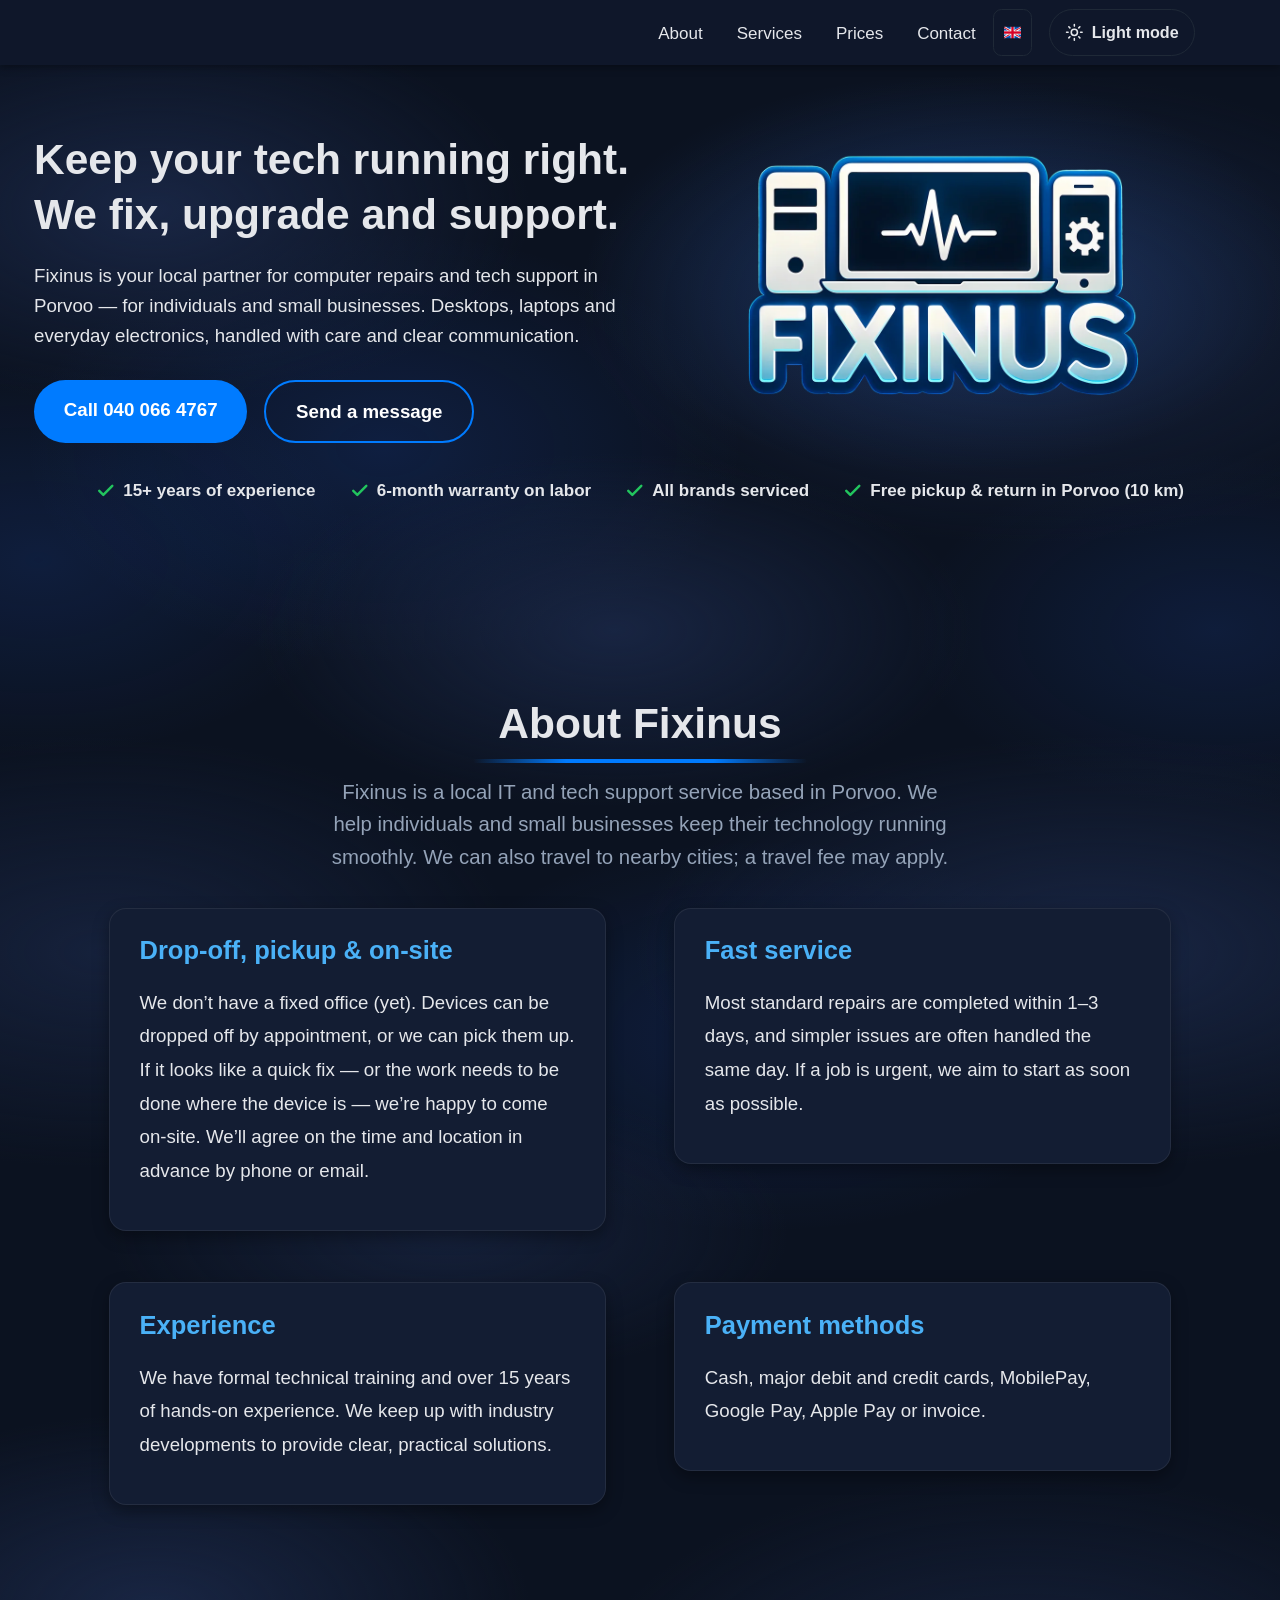
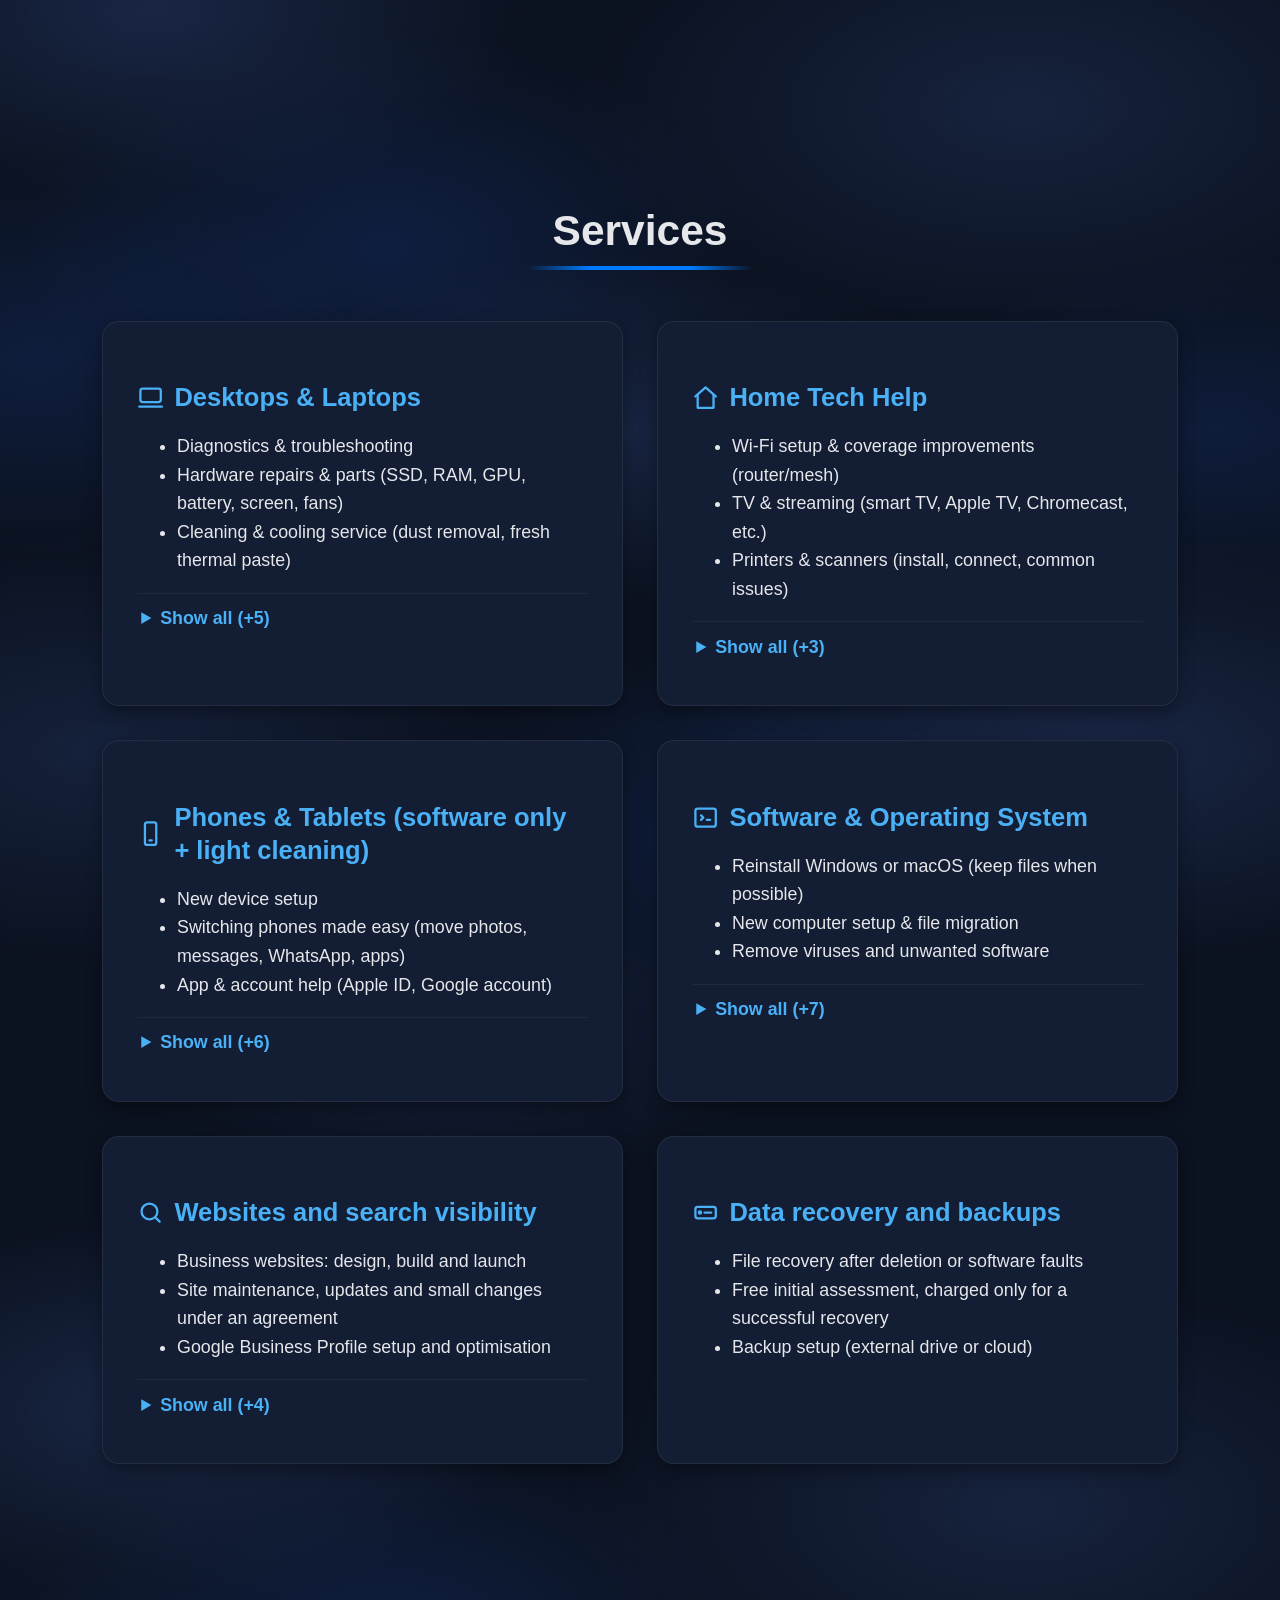
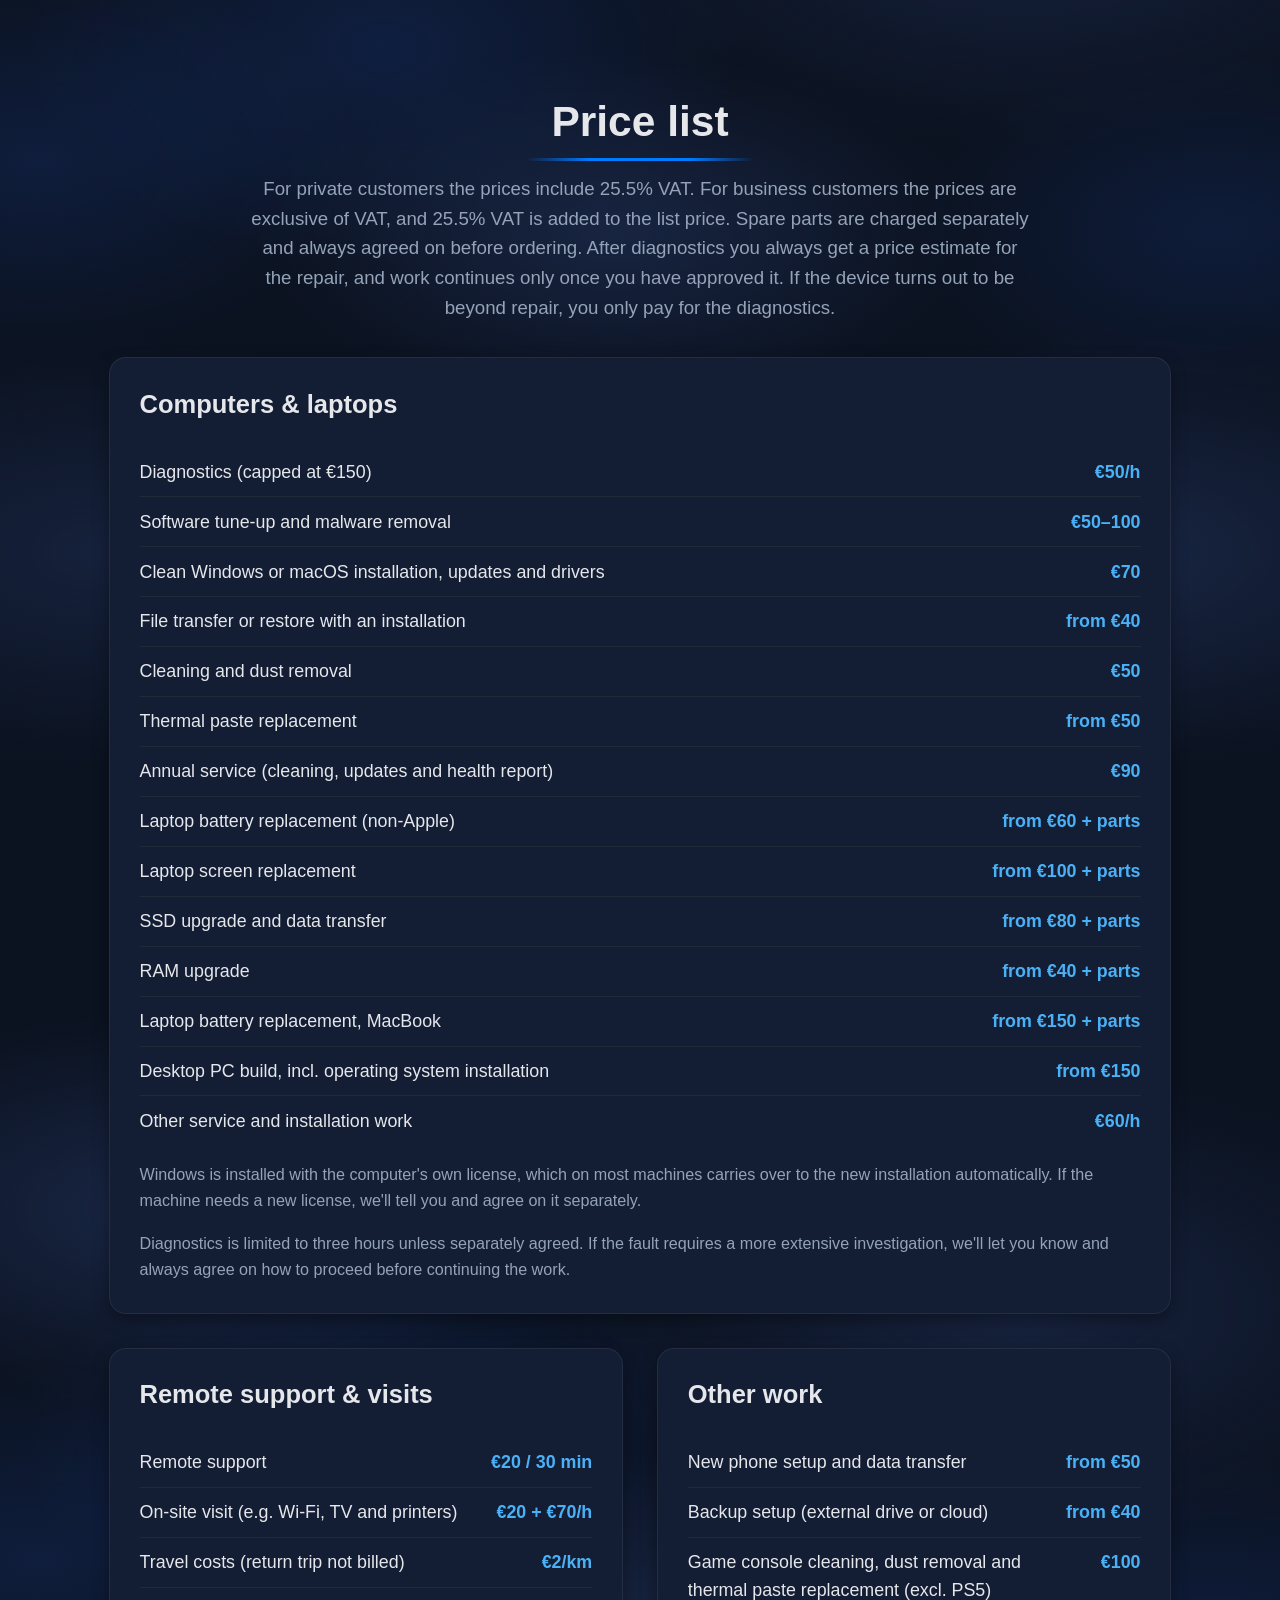
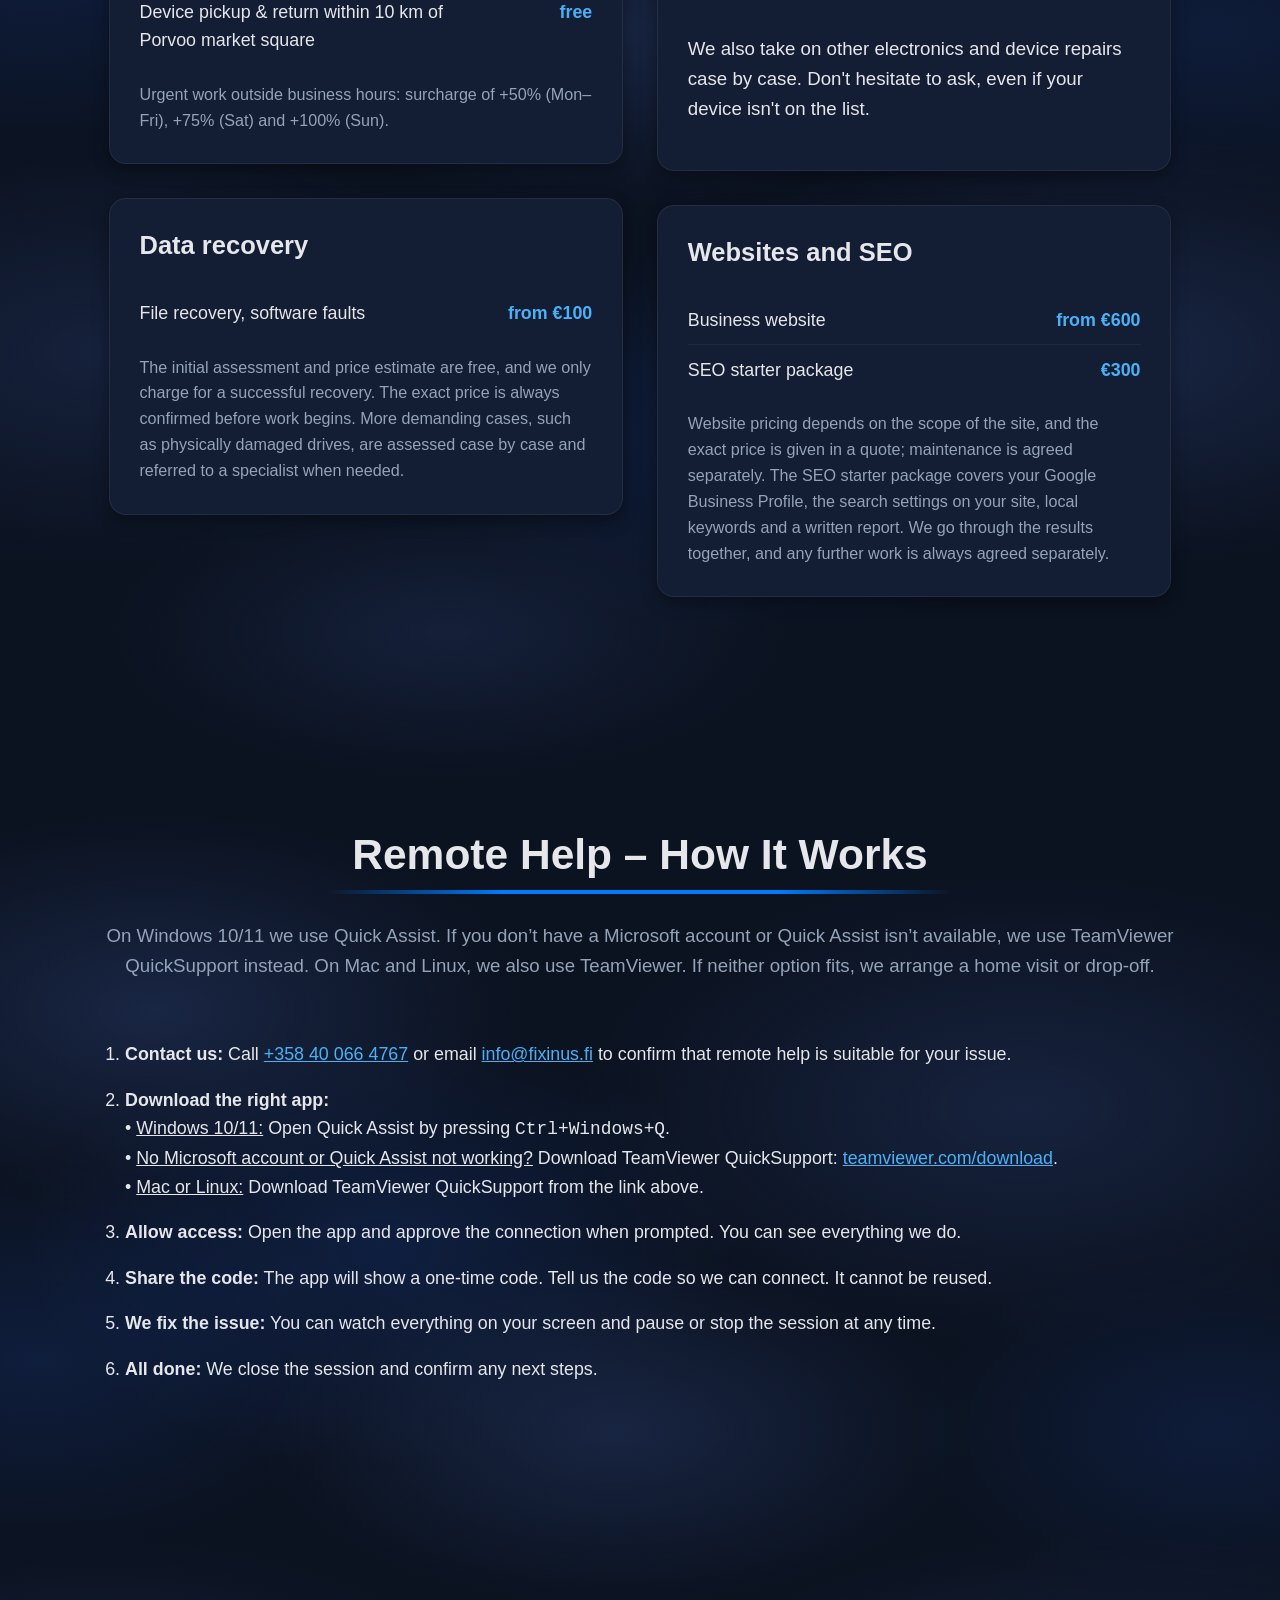
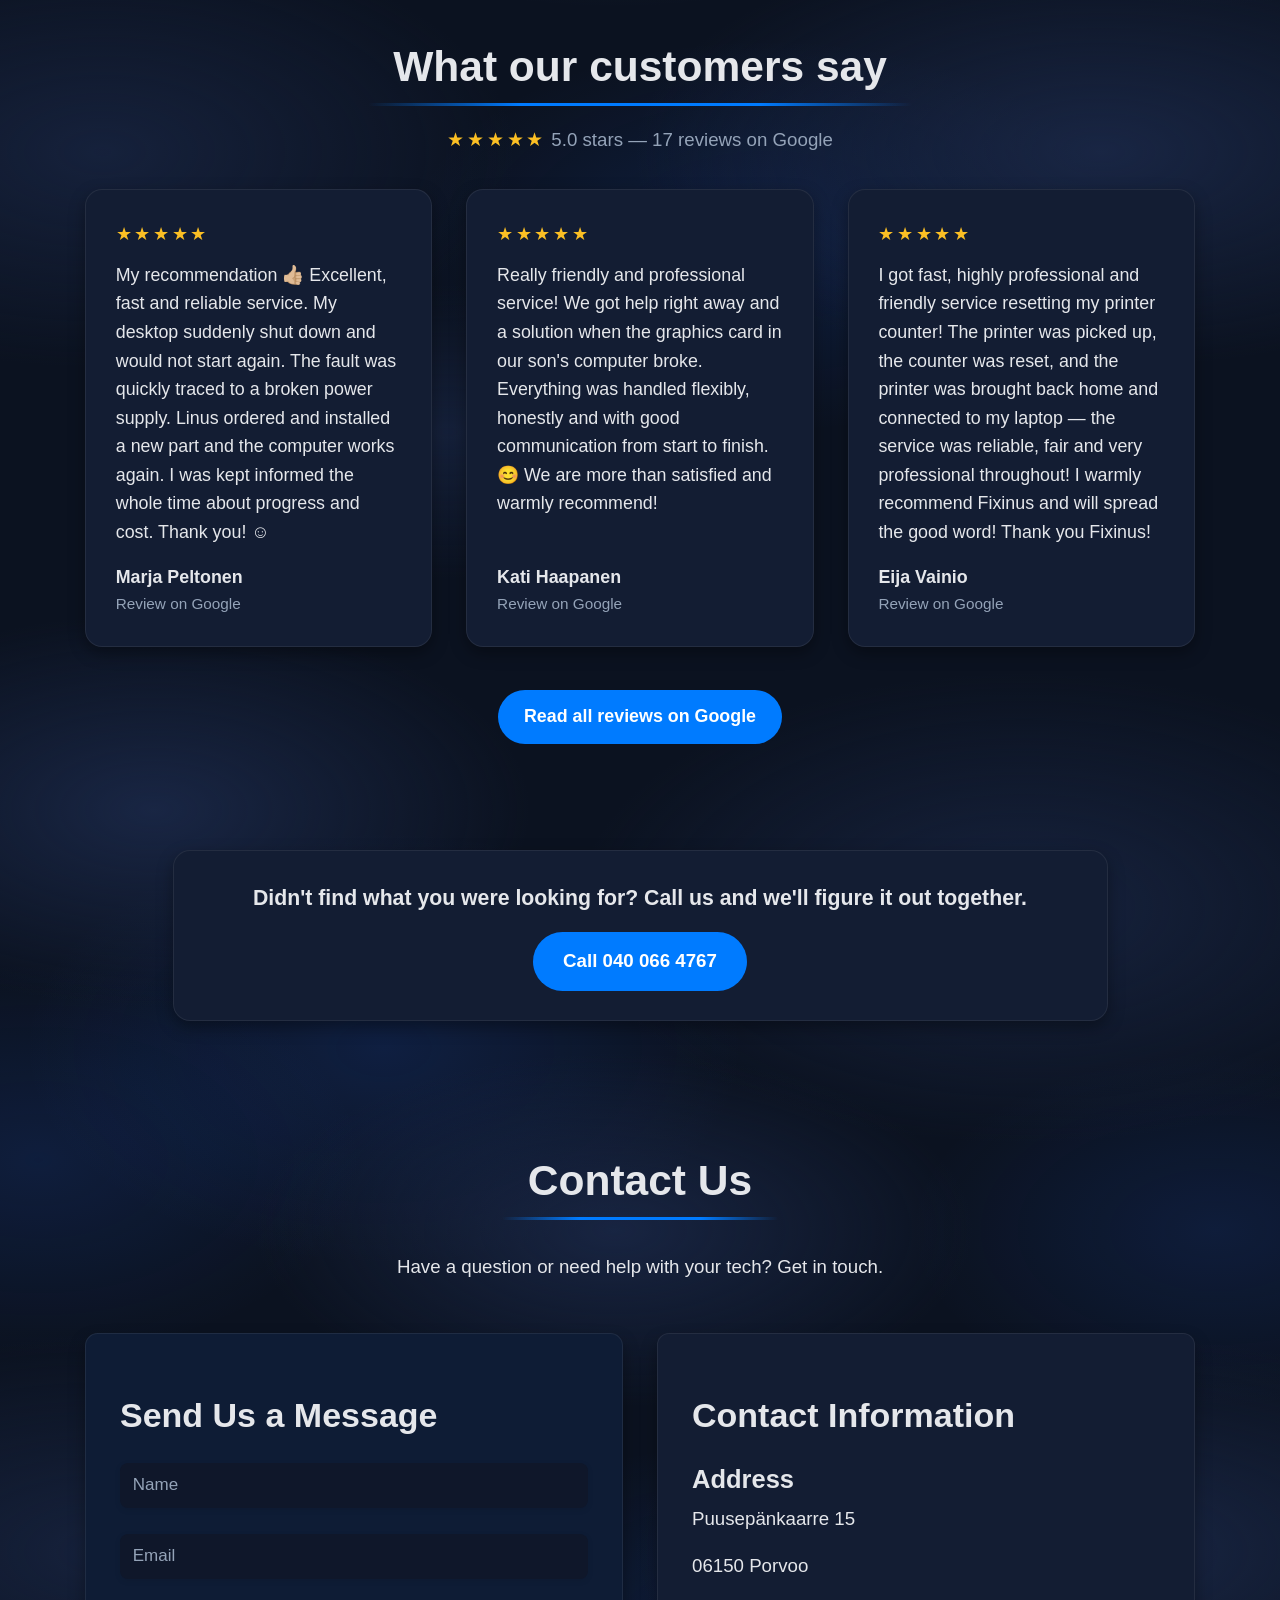
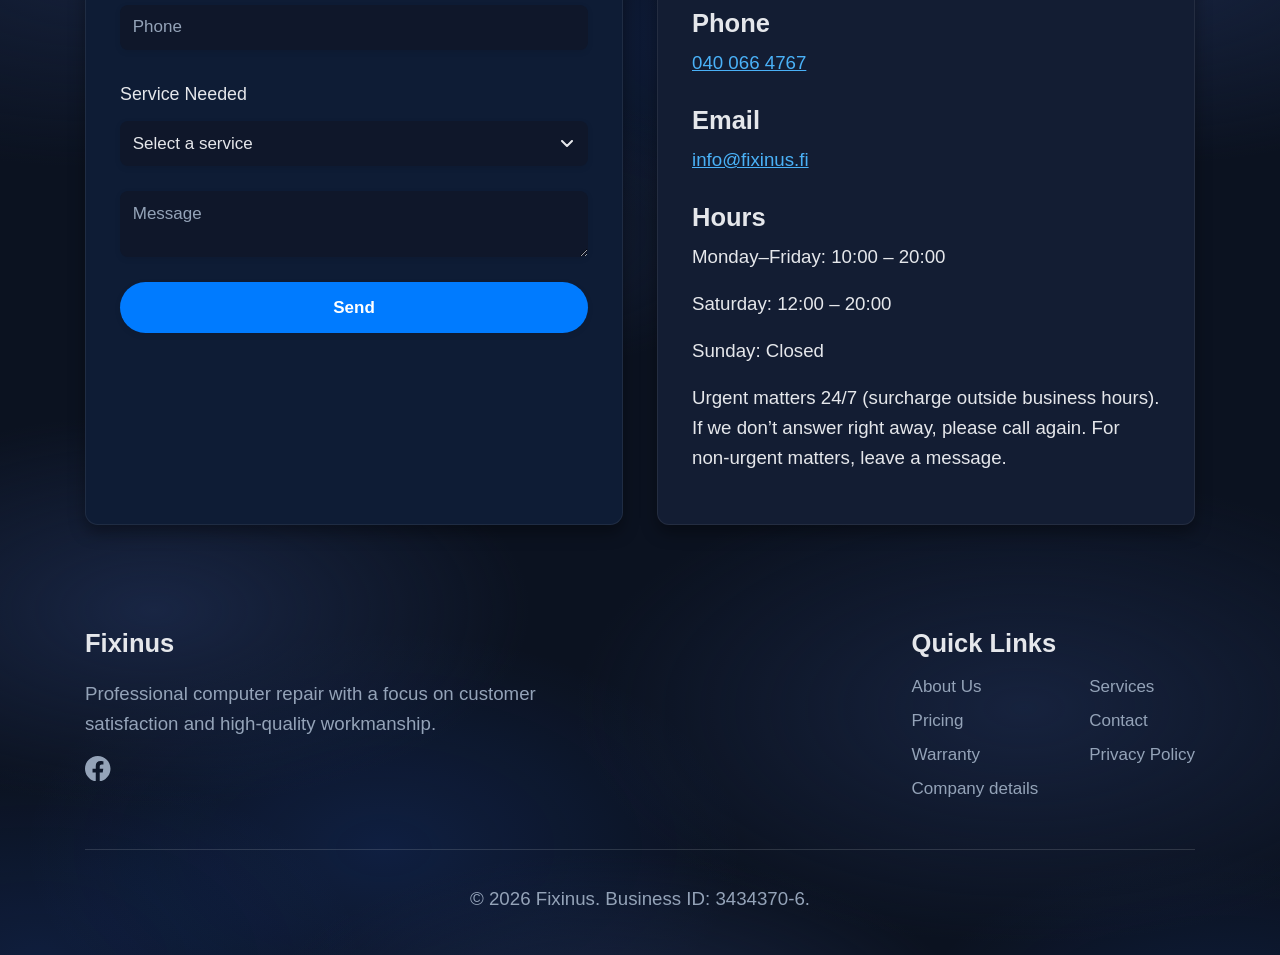
<file: en/index.html>
<!DOCTYPE html>
<html lang="en"> <!-- GENERATED: structure is edited here, wording in MESSAGES in script.js; run `node tools/build-i18n.mjs` to regenerate this file plus en/ and sv/ -->
<head>
  <meta charset="UTF-8" />
  <meta name="viewport" content="width=device-width, initial-scale=1.0" />
  <title>Fixinus – Computer Repair &amp; IT Support in Porvoo</title>
  <meta name="description" content="Computer repair, maintenance and upgrades plus IT support in Porvoo for individuals and small businesses. Remote support, pickup and on-site visits by arrangement." />
  <link rel="canonical" href="https://fixinus.fi/en/" />
  <link rel="alternate" hreflang="fi" href="https://fixinus.fi/" />
  <link rel="alternate" hreflang="sv" href="https://fixinus.fi/sv/" />
  <link rel="alternate" hreflang="en" href="https://fixinus.fi/en/" />
  <link rel="alternate" hreflang="x-default" href="https://fixinus.fi/" />





  <meta name="theme-color" content="#0b1220" />

  <!-- Social sharing (Open Graph + Twitter) -->
  <meta property="og:type" content="website" />
  <meta property="og:site_name" content="Fixinus" />
  <meta property="og:title" content="Fixinus – Computer Repair &amp; IT Support in Porvoo" />
  <meta property="og:description" content="Computer repair, maintenance and upgrades plus IT support in Porvoo for individuals and small businesses. Remote support, pickup and on-site visits by arrangement." />
  <meta property="og:url" content="https://fixinus.fi/en/" />
  <meta property="og:image" content="https://fixinus.fi/media/og-image.png" />
  <meta property="og:image:width" content="1200" />
  <meta property="og:image:height" content="630" />
  <meta property="og:locale" content="en_GB" />
  <meta name="twitter:card" content="summary_large_image" />

  <link rel="stylesheet" href="/style.css?v=26" />
  <script src="/script.js?v=26" defer></script>
  <link rel="icon" href="/media/favicon-32.png" type="image/png" sizes="32x32">
  <link rel="apple-touch-icon" href="/media/favicon-180.png">

  <!-- Structured data for Google local search results -->
  <script type="application/ld+json">
  {
    "@context": "https://schema.org",
    "@type": "LocalBusiness",
    "name": "Fixinus",
    "description": "Computer repair, maintenance and upgrades plus IT support in Porvoo for individuals and small businesses. Remote support, pickup and on-site visits by arrangement.",
    "url": "https://fixinus.fi/",
    "logo": "https://fixinus.fi/media/favicon-180.png",
    "image": "https://fixinus.fi/media/og-image.png",
    "telephone": "+358400664767",
    "email": "info@fixinus.fi",
    "address": {
      "@type": "PostalAddress",
      "streetAddress": "Puusepänkaarre 15",
      "postalCode": "06150",
      "addressLocality": "Porvoo",
      "addressCountry": "FI"
    },
    "areaServed": "Porvoo",
    "priceRange": "€€",
    "openingHoursSpecification": [
      {
        "@type": "OpeningHoursSpecification",
        "dayOfWeek": ["Monday", "Tuesday", "Wednesday", "Thursday", "Friday"],
        "opens": "10:00",
        "closes": "20:00"
      },
      {
        "@type": "OpeningHoursSpecification",
        "dayOfWeek": "Saturday",
        "opens": "12:00",
        "closes": "20:00"
      }
    ],
    "paymentAccepted": "Cash, Debit Card, Credit Card, MobilePay, Google Pay, Apple Pay, Invoice",
    "sameAs": [
      "https://www.facebook.com/people/Fixinus/61582467222948/",
      "https://share.google/FEQK4mIGkOlO7sZPO",
      "https://www.google.com/search?kgmid=/g/11yl66t_4s&q=Fixinus"
    ]
  }
  </script>
</head>

<body>
  <header>
    <div class="nav-bar max-w format-horizontal">
      <nav id="main-nav" class="main-nav">
        <ul>
          <li><a href="#about" data-i18n="nav.about">About</a></li>
          <li><a href="#service" data-i18n="nav.services">Services</a></li>
          <li><a href="#prices" data-i18n="nav.prices">Prices</a></li>
          <li><a href="#contact" data-i18n="nav.contact">Contact</a></li>
        </ul>
      </nav>
        <div class="lang-menu" id="lang-menu">
        <button class="lang-current" type="button" aria-haspopup="true" aria-expanded="false" aria-label="Change language">
          <span class="flag" data-current-flag><img src="/media/finland(scaled).png" alt="FI" class="flag-img"></span>
        </button>

        <ul class="lang-dropdown" role="menu">
          <li>
            <button type="button" class="lang-option" data-lang="fi" role="menuitem">
              <span class="flag"><img src="/media/finland(scaled).png" alt="FI" class="flag-img"></span>
              <span class="lang-label">Suomi</span>
            </button>
          </li>
          <li>
            <button type="button" class="lang-option" data-lang="sv" role="menuitem">
              <span class="flag"><img src="/media/sweden(scaled).png" alt="SE" class="flag-img"></span>
              <span class="lang-label">Svenska</span>
            </button>
          </li>
          <li>
            <button type="button" class="lang-option" data-lang="en" role="menuitem">
              <span class="flag"><img src="/media/united-kingdom(scaled).png" alt="EN" class="flag-img"></span>
              <span class="lang-label">English</span>
            </button>
          </li>
        </ul>
      </div>

      <!-- THEME TOGGLE (moon/sun + label; CSS shows the right pair per theme) -->
      <button class="theme-toggle" id="theme-toggle" type="button" aria-pressed="true">
        <svg class="icon-moon" viewBox="0 0 24 24" fill="none" stroke="currentColor" stroke-width="2" stroke-linecap="round" stroke-linejoin="round" aria-hidden="true"><path d="M21 12.8A9 9 0 1 1 11.2 3 7 7 0 0 0 21 12.8z"/></svg>
        <svg class="icon-sun" viewBox="0 0 24 24" fill="none" stroke="currentColor" stroke-width="2" stroke-linecap="round" stroke-linejoin="round" aria-hidden="true"><circle cx="12" cy="12" r="4"/><path d="M12 2v2m0 16v2M4.9 4.9l1.4 1.4m11.4 11.4 1.4 1.4M2 12h2m16 0h2M4.9 19.1l1.4-1.4M17.7 6.3l1.4-1.4"/></svg>
        <span class="label-dark" data-i18n="theme.dark">Dark mode</span>
        <span class="label-light" data-i18n="theme.light">Light mode</span>
      </button>

      <!-- HAMBURGER (shown only on tablet/phone via CSS) -->
      <button class="nav-toggle" id="nav-toggle" aria-label="Toggle navigation">
        <img id="menubtn" src="/media/menu.svg" alt="">
      </button>
    </div>
  </header>

  <section class="hero-section">
      <div class="hero-container max-w format-horizontal">
        <div class="hero-text">
          <h1 data-i18n="hero.title">Keep your tech running right. We fix, upgrade and support.</h1>
          <p data-i18n="hero.subtitle">Fixinus is your local partner for computer repairs and tech support in Porvoo — for individuals and small businesses. Desktops, laptops and everyday electronics, handled with care and clear communication.</p>
          <div class="hero-cta">
            <a class="btn-primary" href="tel:+358400664767" data-i18n="hero.cta.call">Call 040 066 4767</a>
            <a class="btn-outline" href="#contact" data-i18n="hero.cta.contact">Send a message</a>
          </div>
        </div>
        <div class="hero-picture">
          <img id="logo" src="/media/logo-optimized.webp" alt="Fixinus logo" width="900" height="516" />
        </div>
      </div>

      <!-- TRUST STRIP -->
      <div class="max-w format-horizontal">
        <ul class="trust-strip">
          <li><svg viewBox="0 0 24 24" fill="none" stroke="currentColor" stroke-width="3" stroke-linecap="round" stroke-linejoin="round" aria-hidden="true"><path d="M20 6 9 17l-5-5"/></svg><span data-i18n="trust.exp">15+ years of experience</span></li>
          <li><svg viewBox="0 0 24 24" fill="none" stroke="currentColor" stroke-width="3" stroke-linecap="round" stroke-linejoin="round" aria-hidden="true"><path d="M20 6 9 17l-5-5"/></svg><span data-i18n="trust.warranty">6-month warranty on labor</span></li>
          <li><svg viewBox="0 0 24 24" fill="none" stroke="currentColor" stroke-width="3" stroke-linecap="round" stroke-linejoin="round" aria-hidden="true"><path d="M20 6 9 17l-5-5"/></svg><span data-i18n="trust.brands">All brands serviced</span></li>
          <li><svg viewBox="0 0 24 24" fill="none" stroke="currentColor" stroke-width="3" stroke-linecap="round" stroke-linejoin="round" aria-hidden="true"><path d="M20 6 9 17l-5-5"/></svg><span data-i18n="trust.pickup">Free pickup &amp; return in Porvoo (10 km)</span></li>
        </ul>
      </div>
  </section>

  <section id="about" class="about-section">
    <div class="about-container max-w format-horizontal format-vertical">
      <div class="about-head">
        <h2 data-i18n="about.title">About Fixinus</h2>
        <p data-i18n="about.lead">Fixinus is a local IT and tech support service based in Porvoo. We help individuals and small businesses keep their technology running smoothly. We can also travel to nearby cities; a travel fee may apply.</p>
      </div>

      <div class="about-content">
        <div class="about-text">
          <div class="about-text-top">
            <div class="about-text-left">
              <div id="drop-text">
                <h3 data-i18n="about.drop.title">Drop-off, pickup &amp; on-site</h3>
                <p data-i18n="about.drop.body">We don’t have a fixed office (yet). Devices can be dropped off by appointment, or we can pick them up. If it looks like a quick fix — or the work needs to be done where the device is — we’re happy to come on-site. We’ll agree on the time and location in advance by phone or email.</p>
              </div>

              <div id="exp-text">
                <h3 data-i18n="about.exp.title">Experience</h3>
                <p data-i18n="about.exp.body">We have formal technical training and over 15 years of hands-on experience. We keep up with industry developments to provide clear, practical solutions.</p>
              </div>
            </div>

            <div class="about-text-right">
              <div id="fast-service-text">
                <h3 data-i18n="about.fast.title">Fast service</h3>
                <p data-i18n="about.fast.body">Most standard repairs are completed within 1–3 days, and simpler issues are often handled the same day. If a job is urgent, we aim to start as soon as possible.</p>
              </div>

              <div id="payment-text">
                <h3 data-i18n="about.pay.title">Payment methods</h3>
                <p data-i18n="about.pay.body">Cash, major debit and credit cards, MobilePay, Google Pay, Apple Pay or invoice.</p>
              </div>
            </div>
          </div>
        </div>
      </div>
    </div>
  </section>

  <section id="service" class="service-section">
    <div class="service-container max-w format-horizontal format-vertical">
      <div class="service-head">
        <h2 data-i18n="services.title">Services</h2>
      </div>

      <div class="service-content">
        <!-- PC / Laptop -->
        <div>
          <h3><svg viewBox="0 0 24 24" fill="none" stroke="currentColor" stroke-width="2" stroke-linecap="round" stroke-linejoin="round" aria-hidden="true"><rect x="3" y="4" width="18" height="12" rx="2"/><path d="M2 20h20"/></svg><span data-i18n="services.pc.title">Desktops &amp; Laptops</span></h3>
          <ul>
            <li data-i18n="services.pc.1">Diagnostics &amp; troubleshooting</li>
            <li data-i18n="services.pc.2">Hardware repairs &amp; parts (SSD, RAM, GPU, battery, screen, fans)</li>
            <li data-i18n="services.pc.5">Cleaning &amp; cooling service (dust removal, fresh thermal paste)</li>
          </ul>
          <details class="svc-more">
            <summary><span class="svc-more-closed"><span data-i18n="services.showall">Show all</span> (+5)</span><span class="svc-more-open" data-i18n="services.showless">Show less</span></summary>
            <ul>
              <li data-i18n="services.pc.3">Component replacements &amp; upgrades (performance, storage, graphics)</li>
              <li data-i18n="services.pc.4">Custom PC builds (gaming/work): advice on parts, assembly &amp; setup</li>
              <li data-i18n="services.pc.6">Annual service check</li>
              <li data-i18n="services.pc.7">All brands supported</li>
              <li data-i18n="services.pc.8">Service report after work (what we did &amp; recommended actions)</li>
            </ul>
          </details>
        </div>
        <!-- Home Tech -->
        <div>
          <h3><svg viewBox="0 0 24 24" fill="none" stroke="currentColor" stroke-width="2" stroke-linecap="round" stroke-linejoin="round" aria-hidden="true"><path d="m3 11 9-8 9 8"/><path d="M5 9.5V21h14V9.5"/></svg><span data-i18n="services.home.title">Home Tech Help</span></h3>
          <ul>
            <li data-i18n="services.home.1">Wi-Fi setup &amp; coverage improvements (router/mesh)</li>
            <li data-i18n="services.home.2">TV &amp; streaming (smart TV, Apple TV, Chromecast, etc.)</li>
            <li data-i18n="services.home.4">Printers &amp; scanners (install, connect, common issues)</li>
          </ul>
          <details class="svc-more">
            <summary><span class="svc-more-closed"><span data-i18n="services.showall">Show all</span> (+3)</span><span class="svc-more-open" data-i18n="services.showless">Show less</span></summary>
            <ul>
              <li data-i18n="services.home.3">Game consoles (cleaning, thermal paste replacement, setup, online features, family settings)</li>
              <li data-i18n="services.home.5">Shared storage / NAS (files across devices)</li>
              <li data-i18n="services.home.6">Smart home devices (lights, cameras, speakers)</li>
            </ul>
          </details>
        </div>
      
      
        <!-- Phones / Tablets -->
        <div>
          <h3><svg viewBox="0 0 24 24" fill="none" stroke="currentColor" stroke-width="2" stroke-linecap="round" stroke-linejoin="round" aria-hidden="true"><rect x="7" y="2" width="10" height="20" rx="2"/><path d="M11 18h2"/></svg><span data-i18n="services.mobile.title">Phones &amp; Tablets (software only + light cleaning)</span></h3>
          <ul>
            <li data-i18n="services.mobile.1">New device setup</li>
            <li data-i18n="services.mobile.2">Switching phones made easy (move photos, messages, WhatsApp, apps)</li>
            <li data-i18n="services.mobile.5">App &amp; account help (Apple ID, Google account)</li>
          </ul>
          <details class="svc-more">
            <summary><span class="svc-more-closed"><span data-i18n="services.showall">Show all</span> (+6)</span><span class="svc-more-open" data-i18n="services.showless">Show less</span></summary>
            <ul>
              <li data-i18n="services.mobile.3">Parental controls &amp; safety (Screen Time / Family Link setup)</li>
              <li data-i18n="services.mobile.4">Email, contacts &amp; calendar sync</li>
              <li data-i18n="services.mobile.6">iCloud/Google backups &amp; restores</li>
              <li data-i18n="services.mobile.7">Storage cleanup (free up space safely)</li>
              <li data-i18n="services.mobile.8">Security check (updates, passcodes, 2FA)</li>
              <li data-i18n="services.mobile.9">Troubleshooting (sync, notifications, battery)</li>
            </ul>
          </details>
        </div>
        <!-- Software / OS -->
        <div>
          <h3><svg viewBox="0 0 24 24" fill="none" stroke="currentColor" stroke-width="2" stroke-linecap="round" stroke-linejoin="round" aria-hidden="true"><rect x="3" y="4" width="18" height="16" rx="2"/><path d="m8 10 2 2-2 2"/><path d="M13 14h3"/></svg><span data-i18n="services.os.title">Software &amp; Operating System</span></h3>
          <ul>
            <li data-i18n="services.os.1">Reinstall Windows or macOS (keep files when possible)</li>
            <li data-i18n="services.os.2">New computer setup &amp; file migration</li>
            <li data-i18n="services.os.4">Remove viruses and unwanted software</li>
          </ul>
          <details class="svc-more">
            <summary><span class="svc-more-closed"><span data-i18n="services.showall">Show all</span> (+7)</span><span class="svc-more-open" data-i18n="services.showless">Show less</span></summary>
            <ul>
              <li data-i18n="services.os.3">Install programs &amp; drivers</li>
              <li data-i18n="services.os.5">Free up disk space (large &amp; temporary files)</li>
              <li data-i18n="services.os.6">Backups to an external drive or cloud</li>
              <li data-i18n="services.os.7">Network &amp; internet issues (Wi-Fi/Ethernet, slow or unstable connection)</li>
              <li data-i18n="services.os.8">Fix crashes and error messages</li>
              <li data-i18n="services.os.9">Account &amp; password help (Microsoft/Apple, email accounts)</li>
              <li data-i18n="services.os.10">Email and cloud services (OneDrive, iCloud, Google)</li>
            </ul>
          </details>
        </div>
        <!-- Websites / search visibility -->
        <div>
          <h3><svg viewBox="0 0 24 24" fill="none" stroke="currentColor" stroke-width="2" stroke-linecap="round" stroke-linejoin="round" aria-hidden="true"><circle cx="11" cy="11" r="7"/><path d="m20 20-3.5-3.5"/></svg><span data-i18n="services.seo.title">Websites and search visibility</span></h3>
          <ul>
            <li data-i18n="services.web.1">Business websites: design, build and launch</li>
            <li data-i18n="services.web.2">Site maintenance, updates and small changes under an agreement</li>
            <li data-i18n="services.seo.1">Google Business Profile setup and optimisation</li>
          </ul>
          <details class="svc-more">
            <summary><span class="svc-more-closed"><span data-i18n="services.showall">Show all</span> (+4)</span><span class="svc-more-open" data-i18n="services.showless">Show less</span></summary>
            <ul>
              <li data-i18n="services.seo.2">Website search visibility (titles, descriptions, keywords)</li>
              <li data-i18n="services.seo.3">Local visibility in Porvoo-area searches</li>
              <li data-i18n="services.seo.4">Written report and recommendations for next steps</li>
              <li data-i18n="services.seo.5">Google Search Console setup and monitoring</li>
            </ul>
          </details>
        </div>

        <!-- Data recovery / backups -->
        <div>
          <h3><svg viewBox="0 0 24 24" fill="none" stroke="currentColor" stroke-width="2" stroke-linecap="round" stroke-linejoin="round" aria-hidden="true"><rect x="3" y="7" width="18" height="10" rx="2"/><circle cx="7" cy="12" r="1"/><path d="M11 12h6"/></svg><span data-i18n="services.data.title">Data recovery and backups</span></h3>
          <ul>
            <li data-i18n="services.data.1">File recovery after deletion or software faults</li>
            <li data-i18n="services.data.2">Free initial assessment, charged only for a successful recovery</li>
            <li data-i18n="services.data.3">Backup setup (external drive or cloud)</li>
          </ul>
        </div>
      </div>
      </div>
  </section>

  <section id="prices" class="pricing-section">
    <div class="pricing-container max-w format-horizontal format-vertical">
      <div class="pricing-head">
        <h2 data-i18n="pricing.title">Price list</h2>
        <p data-i18n="pricing.lead">For private customers the prices include 25.5% VAT. For business customers the prices are exclusive of VAT, and 25.5% VAT is added to the list price. Spare parts are charged separately and always agreed on before ordering. After diagnostics you always get a price estimate for the repair, and work continues only once you have approved it. If the device turns out to be beyond repair, you only pay for the diagnostics.</p>
      </div>

      <div class="pricing-groups">
        <details class="pricing-group" open>
          <summary><h3 data-i18n="pricing.pc.title">Computers &amp; laptops</h3></summary>
          <table class="pricing-table">
            <tbody>
              <tr><td data-i18n="pricing.pc.r1">Diagnostics (capped at €150)</td><td data-i18n="pricing.pc.p1">€50/h</td></tr>
              <tr><td data-i18n="pricing.pc.r4">Software tune-up and malware removal</td><td data-i18n="pricing.pc.p4">€50–100</td></tr>
              <tr><td data-i18n="pricing.pc.r2">Clean Windows or macOS installation, updates and drivers</td><td data-i18n="pricing.pc.p2">€70</td></tr>
              <tr><td data-i18n="pricing.pc.r3">File transfer or restore with an installation</td><td data-i18n="pricing.pc.p3">from €40</td></tr>
              <tr><td data-i18n="pricing.pc.r12">Cleaning and dust removal</td><td data-i18n="pricing.pc.p12">€50</td></tr>
              <tr><td data-i18n="pricing.pc.r13">Thermal paste replacement</td><td data-i18n="pricing.pc.p13">from €50</td></tr>
              <tr><td data-i18n="pricing.pc.r14">Annual service (cleaning, updates and health report)</td><td data-i18n="pricing.pc.p14">€90</td></tr>
              <tr><td data-i18n="pricing.pc.r5">Laptop battery replacement (non-Apple)</td><td data-i18n="pricing.pc.p5">from €60 + parts</td></tr>
              <tr><td data-i18n="pricing.pc.r8">Laptop screen replacement</td><td data-i18n="pricing.pc.p8">from €100 + parts</td></tr>
              <tr><td data-i18n="pricing.pc.r9">SSD upgrade and data transfer</td><td data-i18n="pricing.pc.p9">from €80 + parts</td></tr>
              <tr><td data-i18n="pricing.pc.r15">RAM upgrade</td><td data-i18n="pricing.pc.p15">from €40 + parts</td></tr>
              <tr><td data-i18n="pricing.pc.r6">Laptop battery replacement, MacBook</td><td data-i18n="pricing.pc.p6">from €150 + parts</td></tr>
              <tr><td data-i18n="pricing.pc.r10">Desktop PC build, incl. operating system installation</td><td data-i18n="pricing.pc.p10">from €150</td></tr>
              <tr><td data-i18n="pricing.pc.r11">Other service and installation work</td><td data-i18n="pricing.pc.p11">€60/h</td></tr>
            </tbody>
          </table>
          <p class="pricing-note" data-i18n="pricing.pc.note">Windows is installed with the computer's own license, which on most machines carries over to the new installation automatically. If the machine needs a new license, we'll tell you and agree on it separately.</p>
          <p class="pricing-note" data-i18n="pricing.pc.note2">Diagnostics is limited to three hours unless separately agreed. If the fault requires a more extensive investigation, we'll let you know and always agree on how to proceed before continuing the work.</p>
        </details>

        <div class="pricing-col">
        <details class="pricing-group" open>
          <summary><h3 data-i18n="pricing.visits.title">Remote support &amp; visits</h3></summary>
          <table class="pricing-table">
            <tbody>
              <tr><td data-i18n="pricing.visits.r1">Remote support</td><td data-i18n="pricing.visits.p1">€20 / 30 min</td></tr>
              <tr><td data-i18n="pricing.visits.r2">On-site visit (e.g. Wi-Fi, TV and printers)</td><td data-i18n="pricing.visits.p2">€20 + €70/h</td></tr>
              <tr><td data-i18n="pricing.visits.r3">Travel costs (return trip not billed)</td><td data-i18n="pricing.visits.p3">€2/km</td></tr>
              <tr><td data-i18n="pricing.visits.r4">Device pickup &amp; return within 10 km of Porvoo market square</td><td data-i18n="pricing.visits.p4">free</td></tr>
            </tbody>
          </table>
          <p class="pricing-note" data-i18n="pricing.visits.note">Urgent work outside business hours: surcharge of +50% (Mon–Fri), +75% (Sat) and +100% (Sun).</p>
        </details>

        <details class="pricing-group" open>
          <summary><h3 data-i18n="pricing.data.title">Data recovery</h3></summary>
          <table class="pricing-table">
            <tbody>
              <tr><td data-i18n="pricing.data.r1">File recovery, software faults</td><td data-i18n="pricing.data.p1">from €100</td></tr>
            </tbody>
          </table>
          <p class="pricing-note" data-i18n="pricing.data.note">The initial assessment and price estimate are free, and we only charge for a successful recovery. The exact price is always confirmed before work begins. More demanding cases, such as physically damaged drives, are assessed case by case and referred to a specialist when needed.</p>
        </details>
        </div>

        <div class="pricing-col">
        <details class="pricing-group" open>
          <summary><h3 data-i18n="pricing.other.title">Other work</h3></summary>
          <table class="pricing-table">
            <tbody>
              <tr><td data-i18n="pricing.other.r1">New phone setup and data transfer</td><td data-i18n="pricing.other.p1">from €50</td></tr>
              <tr><td data-i18n="pricing.other.r2">Backup setup (external drive or cloud)</td><td data-i18n="pricing.other.p2">from €40</td></tr>
              <tr><td data-i18n="pricing.other.r3">Game console cleaning, dust removal and thermal paste replacement (excl. PS5)</td><td data-i18n="pricing.other.p3">€100</td></tr>
            </tbody>
          </table>
          <p data-i18n="pricing.other.body">We also take on other electronics and device repairs case by case. Don't hesitate to ask, even if your device isn't on the list.</p>
        </details>

        <details class="pricing-group" open>
          <summary><h3 data-i18n="pricing.seo.title">Websites and SEO</h3></summary>
          <table class="pricing-table">
            <tbody>
              <tr><td data-i18n="pricing.web.r1">Business website</td><td data-i18n="pricing.web.p1">from €600</td></tr>
              <tr><td data-i18n="pricing.seo.r1">SEO starter package</td><td data-i18n="pricing.seo.p1">€300</td></tr>
            </tbody>
          </table>
          <p class="pricing-note" data-i18n="pricing.seo.note">Website pricing depends on the scope of the site, and the exact price is given in a quote; maintenance is agreed separately. The SEO starter package covers your Google Business Profile, the search settings on your site, local keywords and a written report. We go through the results together, and any further work is always agreed separately.</p>
        </details>
        </div>
      </div>
    </div>
  </section>

  <section class="remote-section">
    <div class="remote-container max-w format-horizontal format-vertical">
      <div class="remote-head">
        <h2 data-i18n="remote.title">Remote Help – How It Works</h2>
        <p data-i18n="remote.lead">On Windows 10/11 we use Quick Assist. If you don’t have a Microsoft account or Quick Assist isn’t available, we use TeamViewer QuickSupport instead. On Mac and Linux, we also use TeamViewer. If neither option fits, we arrange a home visit or drop-off.</p>
      </div>

      <div class="remote-body">
        <div class="remote-list">
          <ol>
            <li class="remote-text" data-i18n-html="remote.step.1.html"><strong>Contact us:</strong> Call <a class="link" href="tel:+358400664767">+358 40 066 4767</a> or email <a class="link" href="mailto:info@fixinus.fi">info@fixinus.fi</a> to confirm that remote help is suitable for your issue.</li>
            <li class="remote-text" data-i18n-html="remote.step.2.html"><strong>Download the right app:</strong><br>
        • <u>Windows 10/11:</u> Open Quick Assist by pressing <kbd><kbd>Ctrl</kbd>+<kbd>Windows</kbd>+<kbd>Q</kbd></kbd>.<br>
        • <u>No Microsoft account or Quick Assist not working?</u> Download TeamViewer QuickSupport: <a class="link" href="https://www.teamviewer.com/download/">teamviewer.com/download</a>.<br>
        • <u>Mac or Linux:</u> Download TeamViewer QuickSupport from the link above.</li>
            <li class="remote-text" data-i18n-html="remote.step.3.html"><strong>Allow access:</strong> Open the app and approve the connection when prompted. You can see everything we do.</li>
            <li class="remote-text" data-i18n-html="remote.step.4.html"><strong>Share the code:</strong> The app will show a one-time code. Tell us the code so we can connect. It cannot be reused.</li>
            <li class="remote-text" data-i18n-html="remote.step.5.html"><strong>We fix the issue:</strong> You can watch everything on your screen and pause or stop the session at any time.</li>
            <li class="remote-text" data-i18n-html="remote.step.6.html"><strong>All done:</strong> We close the session and confirm any next steps.</li>
          </ol>
        </div>
      </div>
    </div>
  </section>

  <section id="reviews" class="reviews-section">
    <div class="reviews-container max-w format-horizontal format-vertical">
      <div class="reviews-head">
        <h2 data-i18n="reviews.title">What our customers say</h2>
        <p><span class="reviews-stars" aria-hidden="true">★★★★★</span> <span data-i18n="reviews.lead">5.0 stars — 17 reviews on Google</span></p>
      </div>

      <div class="reviews-grid">
        <figure class="review-card">
          <div class="reviews-stars" aria-hidden="true">★★★★★</div>
          <blockquote data-i18n="reviews.q1.text">My recommendation 👍🏼 Excellent, fast and reliable service. My desktop suddenly shut down and would not start again. The fault was quickly traced to a broken power supply. Linus ordered and installed a new part and the computer works again. I was kept informed the whole time about progress and cost. Thank you! ☺️</blockquote>
          <figcaption>
            Marja Peltonen
            <span class="review-source" data-i18n="reviews.source">Review on Google</span>
          </figcaption>
        </figure>

        <figure class="review-card">
          <div class="reviews-stars" aria-hidden="true">★★★★★</div>
          <blockquote data-i18n="reviews.q2.text">Really friendly and professional service! We got help right away and a solution when the graphics card in our son's computer broke. Everything was handled flexibly, honestly and with good communication from start to finish. 😊 We are more than satisfied and warmly recommend!</blockquote>
          <figcaption>
            Kati Haapanen
            <span class="review-source" data-i18n="reviews.source">Review on Google</span>
          </figcaption>
        </figure>

        <figure class="review-card">
          <div class="reviews-stars" aria-hidden="true">★★★★★</div>
          <blockquote data-i18n="reviews.q3.text">I got fast, highly professional and friendly service resetting my printer counter! The printer was picked up, the counter was reset, and the printer was brought back home and connected to my laptop — the service was reliable, fair and very professional throughout! I warmly recommend Fixinus and will spread the good word! Thank you Fixinus!</blockquote>
          <figcaption>
            Eija Vainio
            <span class="review-source" data-i18n="reviews.source">Review on Google</span>
          </figcaption>
        </figure>
      </div>

      <div class="reviews-link">
        <a href="https://share.google/FEQK4mIGkOlO7sZPO" target="_blank" rel="noopener" data-i18n="reviews.all">Read all reviews on Google</a>
      </div>
    </div>
  </section>

  <!-- CTA BAND -->
  <section class="cta-band">
    <div class="max-w format-horizontal">
      <div class="cta-band-inner">
        <p data-i18n="ctaband.text">Didn't find what you were looking for? Call us and we'll figure it out together.</p>
        <a href="tel:+358400664767" data-i18n="hero.cta.call">Call 040 066 4767</a>
      </div>
    </div>
  </section>

  <section id="contact" class="contact-section">
    <div class="contact-container max-w format-horizontal format-vertical">
      <div class="contact-head">
        <h2 data-i18n="contact.title">Contact Us</h2>
        <p data-i18n="contact.lead">Have a question or need help with your tech? Get in touch.</p>
      </div>

      <div class="contact-body">
        <!-- Form -->
        <div class="form-box">
          <h3 data-i18n="form.sendus">Send Us a Message</h3>
          <form id="contact-form">
            <input type="text" name="name" data-i18n-attr="placeholder:form.name" placeholder="Name" required />
            <input type="email" name="email" data-i18n-attr="placeholder:form.email" placeholder="Email" required />
            <input type="text" name="phone" data-i18n-attr="placeholder:form.phone" placeholder="Phone" required />

            <label for="service-select" data-i18n="form.service">Service Needed</label>
            <select name="service" id="service-select" required>
              <option value="" data-i18n="form.select">Select a service</option>
              <option value="computer-repair" data-i18n="form.opt.computer">Computer repair or upgrade</option>
              <option value="custom-build" data-i18n="form.opt.build">Custom PC build (gaming/work)</option>
              <option value="home-tech" data-i18n="form.opt.hometech">Home tech help (Wi-Fi, TV, printer…)</option>
              <option value="phone-tablet" data-i18n="form.opt.phone">Phone or tablet help</option>
              <option value="software" data-i18n="form.opt.software">Software &amp; operating system</option>
              <option value="remote" data-i18n="form.opt.remote">Remote support</option>
              <option value="onsite" data-i18n="form.opt.onsite">On-site visit</option>
              <option value="seo" data-i18n="form.opt.seo">Websites and search visibility</option>
              <option value="other" data-i18n="form.opt.other">Other / not sure</option>
            </select>
            <div class="hp-field">
              <label></label>
              <input type="text" name="website" autocomplete="off" tabindex="-1" />
            </div>
            <textarea name="message" data-i18n-attr="placeholder:form.message" placeholder="Message" required></textarea>
            <button type="submit" data-i18n="form.send">Send</button>
          </form>
          <p id="contact-status" class="contact-status" aria-live="polite"></p>
        </div>

        <!-- Contact info -->
        <div class="contact-info">
          <h3 data-i18n="contact.info">Contact Information</h3>
          <div>
            <h4 data-i18n="contact.address.title">Address</h4>
            <p data-i18n="contact.address.line1">Puusepänkaarre 15</p>
            <p data-i18n="contact.address.line2">06150 Porvoo</p>
          </div>
          <div>
            <div class="contact-title">
              <h4 data-i18n="contact.phone.title">Phone</h4>
            </div>
            <div class="contact-content">
              <p><a class="link" href="tel:+358400664767" data-i18n="contact.phone.value">040 066 4767</a></p>
            </div>
          </div>
          <div>
            <h4 data-i18n="contact.email.title">Email</h4>
            <p><a class="link" href="mailto:info@fixinus.fi" data-i18n="contact.email.value">info@fixinus.fi</a></p>
          </div>
          <div>
            <h4 data-i18n="contact.hours.title">Hours</h4>
            <p data-i18n="contact.hours.monfri">Monday–Friday: 10:00 – 20:00</p>
            <p data-i18n="contact.hours.sat">Saturday: 12:00 – 20:00</p>
            <p data-i18n="contact.hours.sun">Sunday: Closed</p>
            <p data-i18n="contact.hours.urgent">Urgent matters 24/7 (surcharge outside business hours). If we don’t answer right away, please call again. For non-urgent matters, leave a message.</p>
          </div>
        </div>
      </div>
    </div>
  </section>

  <div id="notice-modal" class="modal modal-notice" aria-hidden="true" role="dialog" aria-labelledby="notice-title">
    <div class="modal-backdrop"></div>

    <div class="modal-content modal-content-notice">
      <button type="button" class="modal-close" id="notice-close" aria-label="Close notice">
        ×
      </button>

      <h2 id="notice-title" data-i18n="notice.title">Temporarily closed</h2>
      <p data-i18n="notice.text">Due to the death of a family member, I will be unavailable until Monday 23 November 2026.</p>
      <p data-i18n="notice.thanks">Thank you for your understanding.</p>
    </div>
  </div>

  <div id="warranty-modal" class="modal" aria-hidden="true" role="dialog" aria-labelledby="warranty-title">
    <div class="modal-backdrop"></div>

    <div class="modal-content">
      <button type="button" class="modal-close" id="warranty-close" aria-label="Close warranty information">
        ×
      </button>

      <h2 id="warranty-title" data-i18n="warranty.title">Warranty</h2>
      <p data-i18n="warranty.about">We provide a six-month warranty on our labor. If an issue is caused by our work, we’ll fix it at no cost. This warranty supplements your statutory consumer rights.</p>

      <h3 data-i18n="warranty.not.title">Not covered:</h3>
      <ul>
        <li data-i18n="warranty.not.1">Hardware failures or normal wear and tear</li>
        <li data-i18n="warranty.not.2">Software bugs, malware or third-party updates</li>
        <li data-i18n="warranty.not.3">Accidental damage, misuse or changes made after our service</li>
        <li data-i18n="warranty.not.4">Parts (covered by the manufacturer’s warranty, if applicable)</li>
      </ul>

      <p data-i18n="warranty.how">How it works: Bring the device to us (or book a visit) so we can inspect it. The warranty applies to the original device and the work we performed.</p>
    </div>
  </div>

  <div id="privacy-modal" class="modal" aria-hidden="true" role="dialog" aria-labelledby="privacy-title">
    <div class="modal-backdrop"></div>
  
    <div class="modal-content">
      <button type="button" class="modal-close" id="privacy-close" aria-label="Close privacy policy">
        ×
      </button>
  
      <h2 id="privacy-title" data-i18n="privacy.title">Privacy Policy</h2>

      <h3 data-i18n="privacy.what_we_collect.title">1. Data Controller</h3>
      <ul>
        <li data-i18n="privacy.what_we_collect.1">Fixinus (sole trader)</li>
        <li data-i18n="privacy.what_we_collect.2">Business ID: 3434370-6</li>
        <li data-i18n="privacy.what_we_collect.3">Address: Puusepänkaarre 15, 06150 Porvoo, Finland</li>
        <li data-i18n="privacy.what_we_collect.4">Email: info@fixinus.fi</li>
      </ul>
  
      <h3 data-i18n="privacy.how_we_use.title">2. Contact for Data Protection Matters</h3>
      <p data-i18n="privacy.how_we_use">If you have questions about data protection, contact info@fixinus.fi</p>
  
      <h3 data-i18n="privacy.storage.title">3. Name of the Register</h3>
      <p data-i18n="privacy.storage.body">Fixinus Customer and User Register</p>
  
      <h3 data-i18n="privacy.sharing.title">4. Purpose of Processing &amp; Legal Basis</h3>
      <p data-i18n="privacy.sharing.body.1">We process personal data for the following purposes:</p>
      <ul>
        <li data-i18n="privacy.sharing.body.2">Customer support and communications (legitimate interest)</li>
        <li data-i18n="privacy.sharing.body.3">Management and fulfilment of service agreements (contract)</li>
        <li data-i18n="privacy.sharing.body.4">Invoicing and payment processing (contract and statutory obligation)</li>
        <li data-i18n="privacy.sharing.body.5">Handling contact form submissions and service requests via website (legitimate interest)</li>
        <li data-i18n="privacy.sharing.body.6">Remote support (Quick Assist, TeamViewer) with customer consent</li>
      </ul>
      
  
      <h3 data-i18n="privacy.rights.title">5. What Personal Data We Process</h3>
      <p data-i18n="privacy.rights.1">We may process:</p>
      <ul>
        <li data-i18n="privacy.rights.2">Name, e-mail address, phone number, address</li>
        <li data-i18n="privacy.rights.3">Business / company data (if customer is a company)</li>
        <li data-i18n="privacy.rights.4">Service and contract history</li>
        <li data-i18n="privacy.rights.5">Billing and payment data (if applicable)</li>
        <li data-i18n="privacy.rights.6">Files on a customer device, if we make a backup or recover data</li>
        <li data-i18n="privacy.rights.7">IP address, which the website hosting and contact form providers log</li>
      </ul>
      
  
      <h3 data-i18n="privacy.contact.title">6. Data Retention Period</h3>
      <ul>
        <li data-i18n="privacy.contact.body.1">Enquiries that do not lead to a job: until the end of the calendar year following the last contact. A copy of each contact form message is also stored by the form service (Formspree). We delete those copies within the same period.</li>
        <li data-i18n="privacy.contact.body.2">Customer and service data: 3 years from the end of the year in which the last job was completed.</li>
        <li data-i18n="privacy.contact.body.3">Files backed up or recovered from a customer device: at most 3 months after the job is finished. We delete them earlier if you ask.</li>
        <li data-i18n="privacy.contact.body.4">Invoices and other accounting vouchers: 6 years from the end of the year in which the financial year ends (Finnish Accounting Act).</li>
        <li data-i18n="privacy.contact.body.5">Accounting books: 10 years from the end of the financial year (Finnish Accounting Act).</li>
      </ul>

      <h3 data-i18n="privacy.party.title">7. Data Sharing &amp; Service Providers</h3>
      <p data-i18n="privacy.party.body.1">We will not share personal data with third parties without your consent or a legal obligation, or on the basis of legitimate interest to deliver the service as described below.</p>
      <p data-i18n="privacy.party.body.2">We use the following service providers, which process personal data:</p>
      <ul>
        <li data-i18n="privacy.party.list.1">GitHub (United States): website hosting and storage of client project material. GitHub logs the IP address of visitors to the site for security purposes.</li>
        <li data-i18n="privacy.party.list.2">Formspree (United States): contact form. The name, email address, phone number and message you send through the form reach us via Formspree.</li>
        <li data-i18n="privacy.party.list.3">Google Workspace: email.</li>
        <li data-i18n="privacy.party.list.4">TeamViewer and Microsoft Quick Assist: remote support, only with your permission.</li>
        <li data-i18n="privacy.party.list.5">Anthropic (United States): during repair work we use the Claude AI assistant to help with diagnostics. Technical information about the machine may be passed to it, such as hardware and software details, log entries and file names. We do not pass on the contents of documents, images or messages. Anthropic retains the data for at most 30 days. We have turned off the use of this data for training AI models.</li>
      </ul>
      <p data-i18n="privacy.party.body.3">We have entered into a data processing agreement under Article 28 of the GDPR with Google and with Formspree.</p>

      <h3 data-i18n="privacy.transfer.title">8. Transfers Outside the EU and EEA</h3>
      <p data-i18n="privacy.transfer.body.1">Some of the service providers we use process data outside the EU and EEA, mainly in the United States.</p>
      <p data-i18n="privacy.transfer.body.2">GitHub and Google state that they comply with the EU-U.S. Data Privacy Framework and also use the standard contractual clauses of the European Commission. Formspree states that it relies on standard contractual clauses, and its servers are located in the United States.</p>
      <p data-i18n="privacy.transfer.body.3">Anthropic processes data in the United States under its own terms of service and privacy policy.</p>

      <h3 data-i18n="privacy.data.title">9. Data Subject Rights</h3>
      <p data-i18n="privacy.data.body.1">You have the right to:</p>
      <ul>
        <li data-i18n="privacy.data.body.2">request access to your data</li>
        <li data-i18n="privacy.data.body.3">request correction of inaccurate data</li>
        <li data-i18n="privacy.data.body.4">request deletion of your data (where legally possible)</li>
        <li data-i18n="privacy.data.body.5">request restriction of processing</li>
        <li data-i18n="privacy.data.body.6">request data portability</li>
        <li data-i18n="privacy.data.body.7">object to data processing</li>
        <li data-i18n="privacy.data.body.8">withdraw consent (if applicable)</li>
      </ul>
      <p data-i18n="privacy.data.body.9">To exercise these rights, contact info@fixinus.fi</p>

      <h3 data-i18n="privacy.cookie.title">10. Cookies &amp; Website Tracking</h3>
      <p data-i18n="privacy.cookie.body.1">At present, we do not use third-party analytics, cookies or tracking tools. Only strictly necessary cookies are used, which do not require consent.</p>
      <p data-i18n="privacy.cookie.body.2">If we later adopt analytics or tracking tools, we will update this policy and provide a cookie consent mechanism.</p>

      <h3 data-i18n="privacy.changes.title">11. Changes to the Privacy Policy</h3>
      <p data-i18n="privacy.changes.body.1">We reserve the right to update this policy. Any significant changes will be communicated via our website.</p>

      <h3 data-i18n="privacy.auth.title">12. Supervisory Authority</h3>
      <p data-i18n="privacy.auth.body.1">If you believe that your rights under GDPR have been violated, you have the right to lodge a complaint with the supervisory authority:</p>
      <p data-i18n="privacy.auth.body.2">Data Protection Ombudsman (Tietosuojavaltuutetun toimisto), PO Box 800, 00521 Helsinki, Finland, tietosuoja@om.fi</p>
    </div>
  </div>

  <div id="company-modal" class="modal" aria-hidden="true" role="dialog" aria-labelledby="company-title">
    <div class="modal-backdrop"></div>
  
    <div class="modal-content">
      <button type="button" class="modal-close" id="company-close" aria-label="Close company information">
        ×
      </button>
  
      <h2 id="company-title" data-i18n="company.title">Company details</h2>

      <p data-i18n="company.legalForm">Fixinus - Sole trader</p>
      <p data-i18n="company.businessId">Business ID: 3434370-6</p>

      <h3 data-i18n="company.heading.contact">Contact details</h3>
      <p data-i18n="company.address.line1">Puusepänkaarre 15</p>
      <p data-i18n="company.address.line2">06150 Porvoo, Finland</p>
      <p data-i18n="company.phone">Phone: 040 066 4767</p>
      <p data-i18n="company.email">Email: info@fixinus.fi</p>
    </div>
  </div>


  <!-- MOBILE CALL BAR (fixed to the bottom of the screen on phones) -->
  <div class="call-bar">
    <a href="tel:+358400664767">
      <svg viewBox="0 0 24 24" fill="currentColor" aria-hidden="true"><path d="M6.6 10.8a15.5 15.5 0 0 0 6.6 6.6l2.2-2.2a1 1 0 0 1 1-.25 11.4 11.4 0 0 0 3.6.58 1 1 0 0 1 1 1V20a1 1 0 0 1-1 1A17 17 0 0 1 3 4a1 1 0 0 1 1-1h3.5a1 1 0 0 1 1 1 11.4 11.4 0 0 0 .57 3.6 1 1 0 0 1-.25 1z"/></svg>
      <span data-i18n="hero.cta.call">Call 040 066 4767</span>
    </a>
  </div>

  <footer>
    <div class="footer-container max-w format-horizontal format-vertical">
      <div class="footer-info">
        <div class="footer-text">
          <h3>Fixinus</h3>
          <p data-i18n="footer.tagline">Professional computer repair with a focus on customer satisfaction and high-quality workmanship.</p>
        </div>
        <div class="footer-socials">
          <a href="https://www.facebook.com/people/Fixinus/61582467222948/" class="icon-link" aria-label="Facebook">
            <svg fill="currentColor" width="24" height="24" viewBox="0 0 24 24">
              <path
                d="M24,12.073c0,5.989-4.394,10.954-10.13,11.855v-8.363h2.789l0.531-3.46H13.87V9.86c0-0.947,0.464-1.869,1.95-1.869h1.509V5.045c0,0-1.37-0.234-2.679-0.234c-2.734,0-4.52,1.657-4.52,4.656v2.637H7.091v3.46h3.039v8.363C4.395,23.025,0,18.061,0,12.073  c0-6.627,5.373-12,12-12S24,5.445,24,12.073z" />
            </svg>
          </a>
        </div>
      </div>

      <div class="footer-links">
        <h3 data-i18n="footer.quick">Quick Links</h3>
        <ul>
          <li><a href="#about" data-i18n="footer.links.about">About Us</a></li>
          <li><a href="#service" data-i18n="footer.links.services">Services</a></li>
          <li><a href="#prices" data-i18n="footer.links.pricing">Pricing</a></li>
          <li><a href="#contact" data-i18n="footer.links.contact">Contact</a></li>
          <li>
            <button type="button" id="warranty-trigger" class="footer-link-button" data-i18n="footer.links.warranty">Warranty</button>
          </li>
          <li>
            <button
              type="button"
              id="privacy-trigger"
              class="footer-link-button"
              data-i18n="footer.links.privacy"
            >Privacy Policy</button>
          </li>
          <li>
            <button type="button" id="company-trigger" class="footer-link-button" data-i18n='footer.links.company'>
              Company Details
            </button>
          </li>

        </ul>
      </div>

      <div class="footer-copyright">
        <p data-i18n="footer.copy">© 2026 Fixinus. Business ID: 3434370-6.</p>
      </div>
    </div>
  </footer>
</body>

</html>
</file>
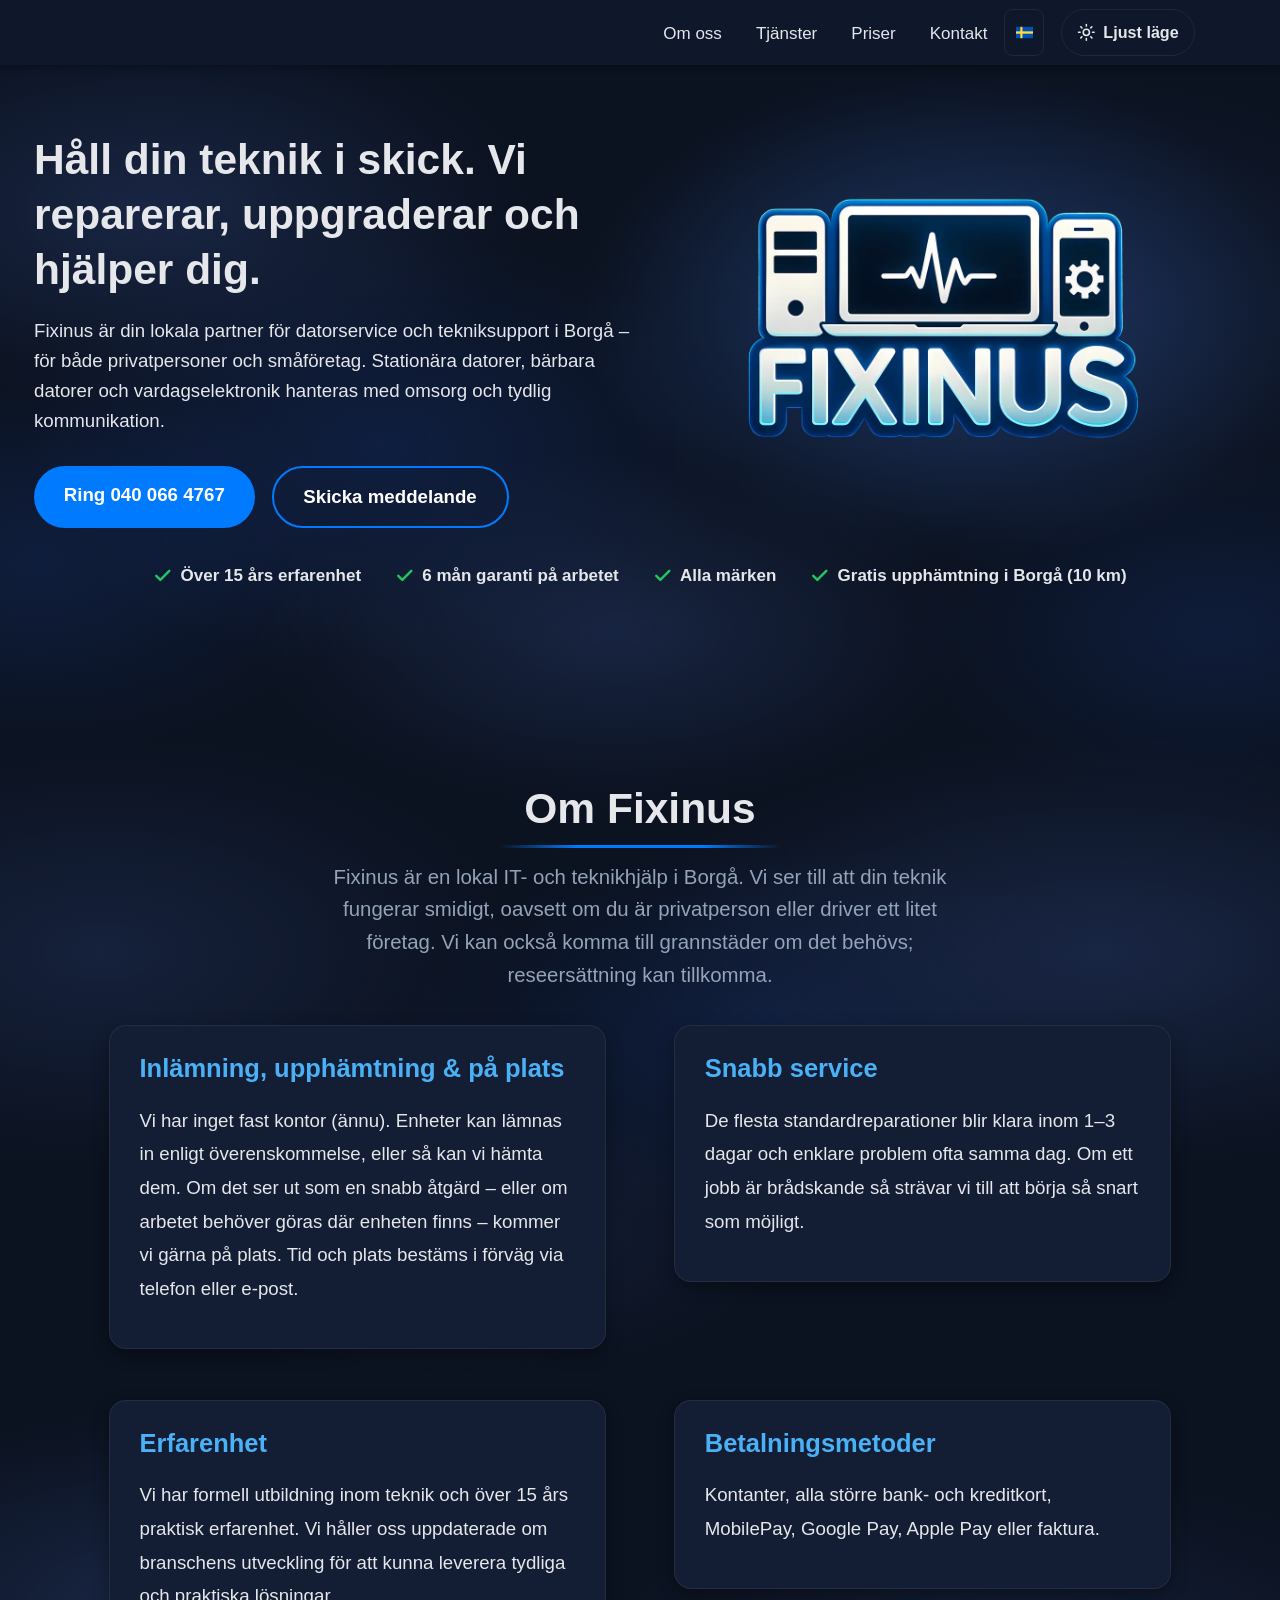
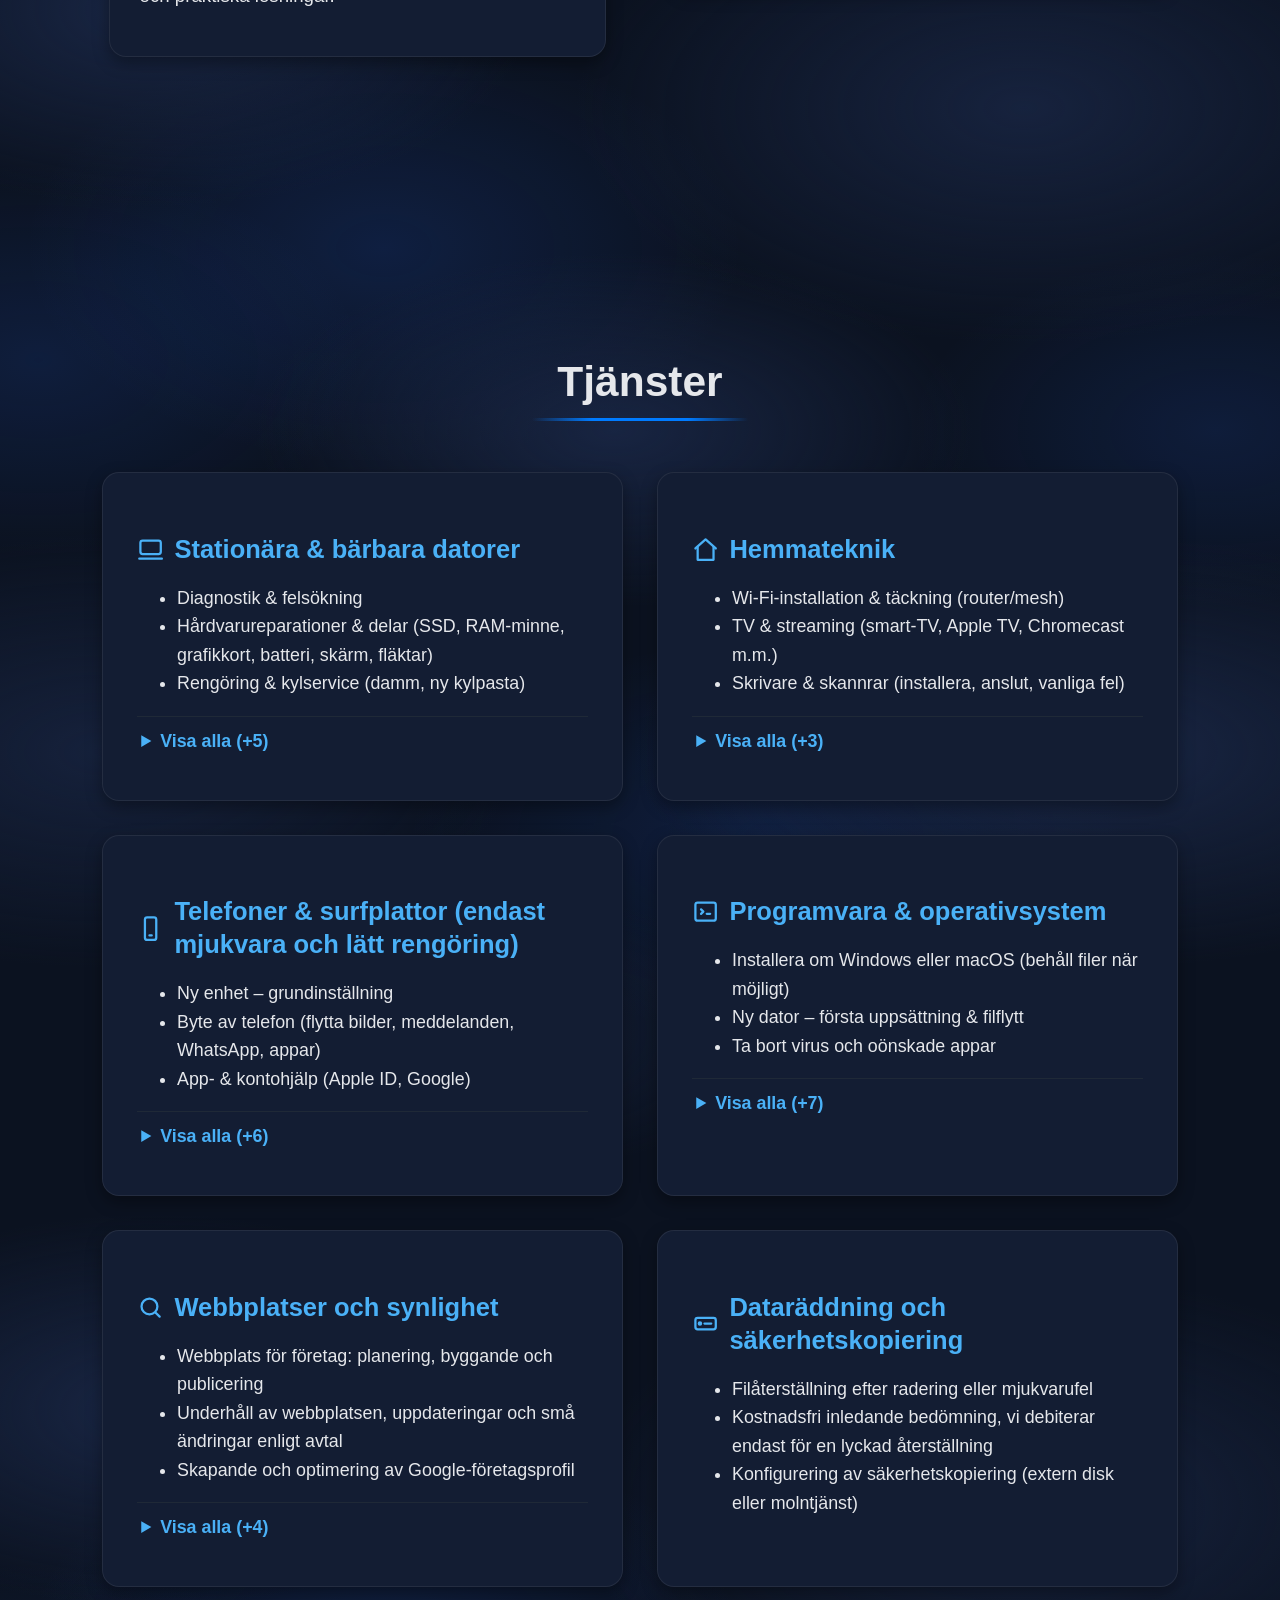
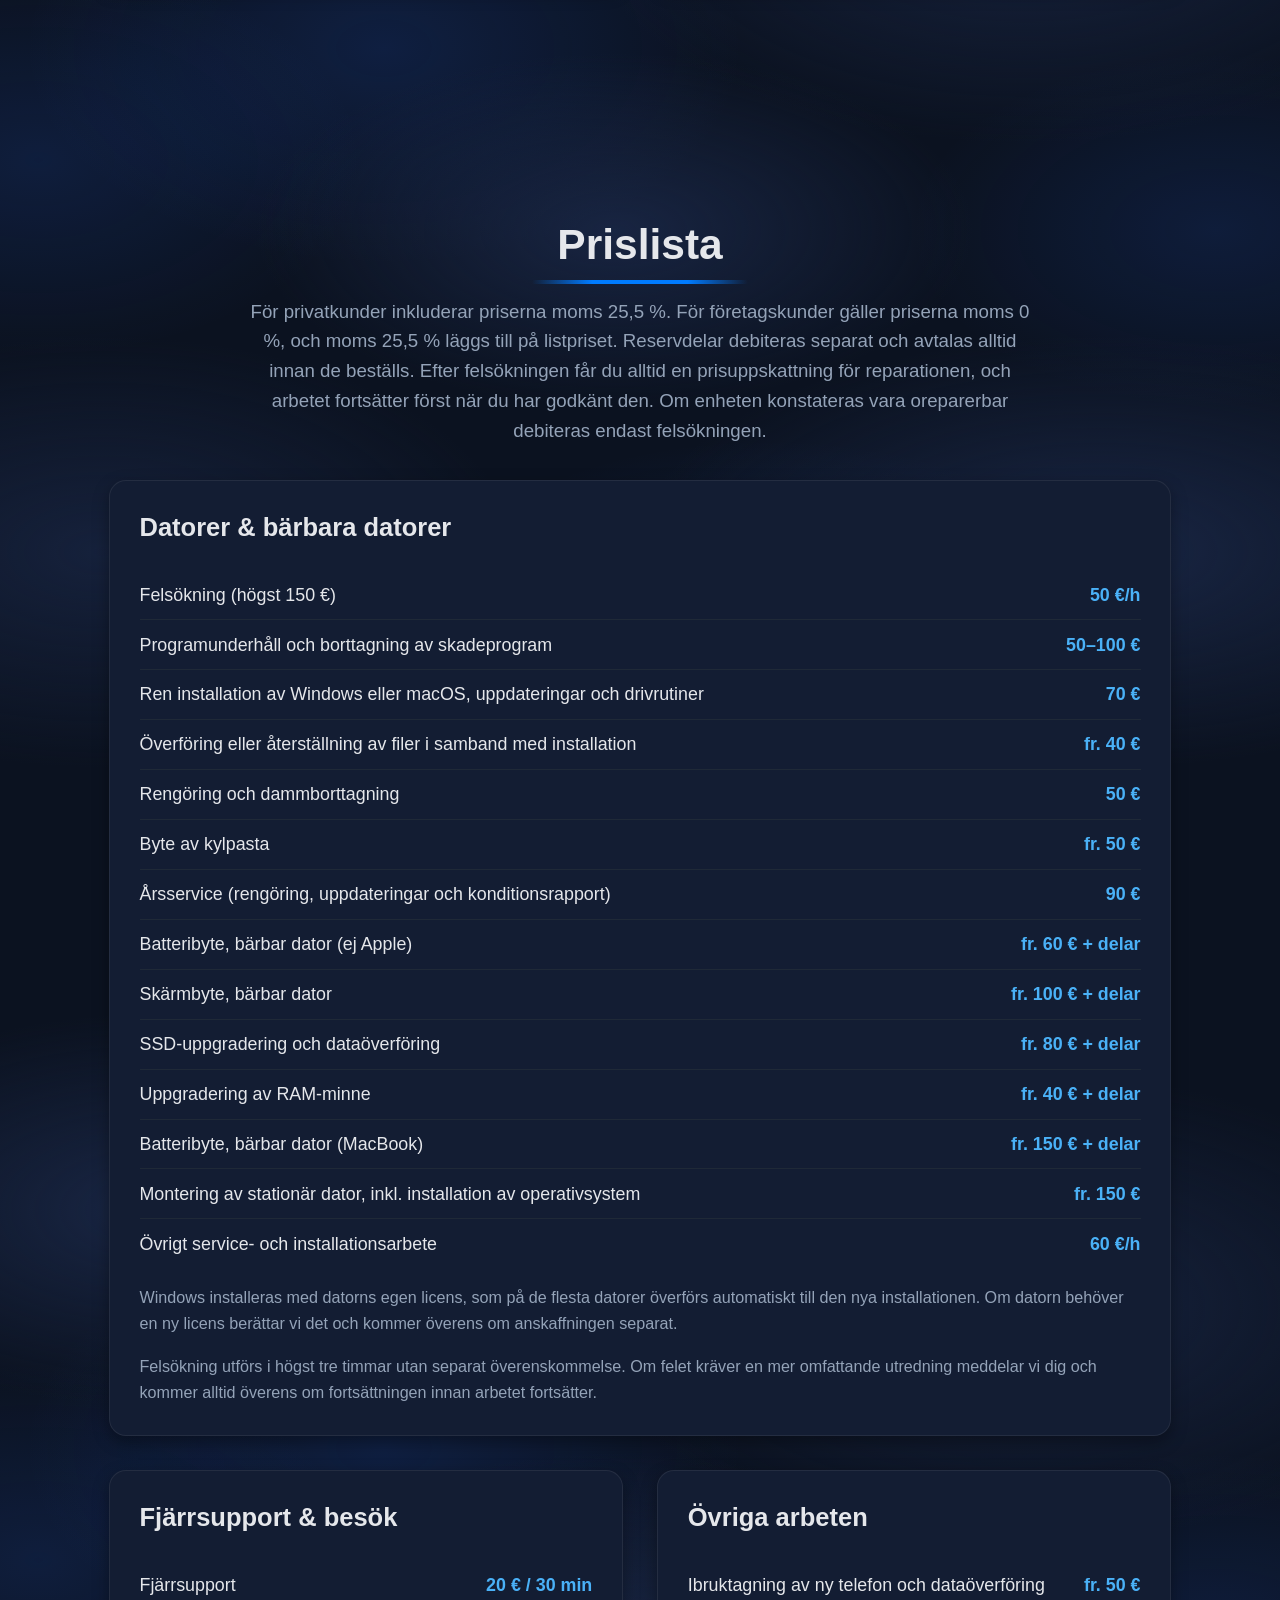
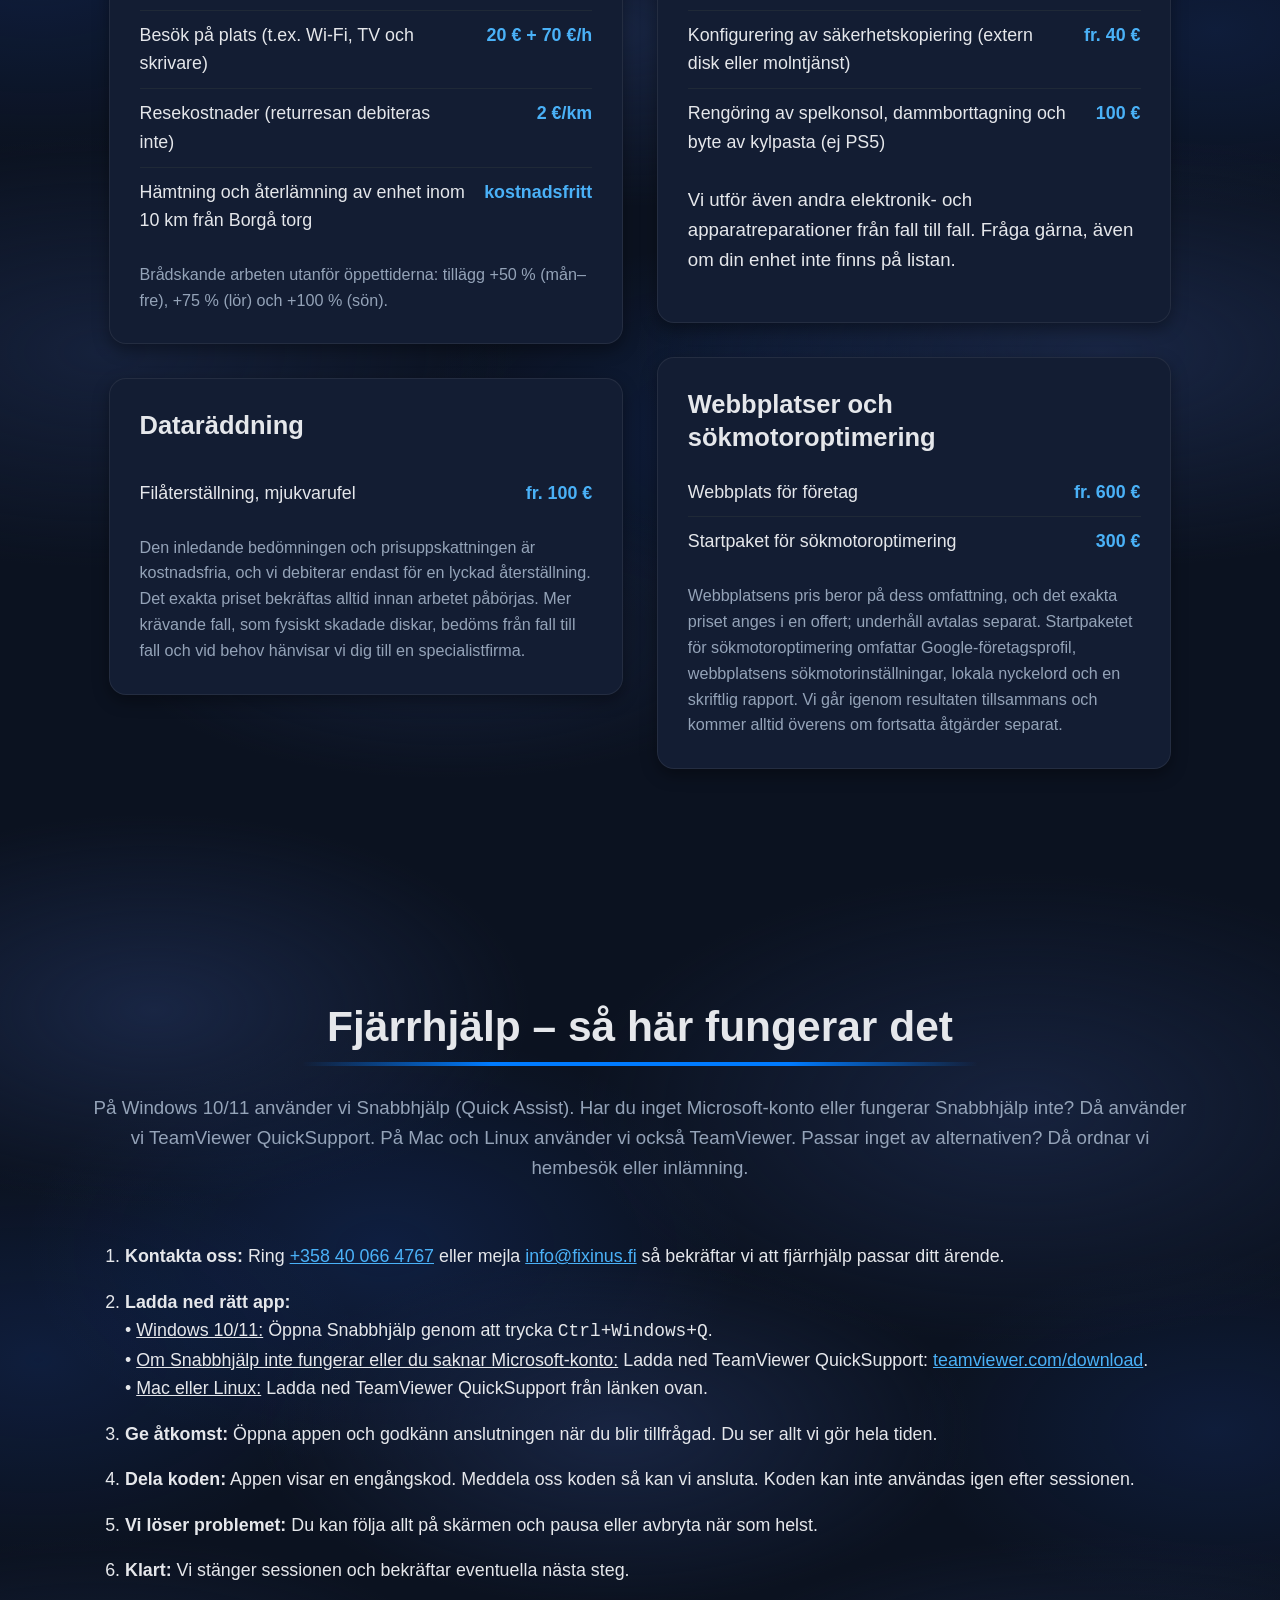
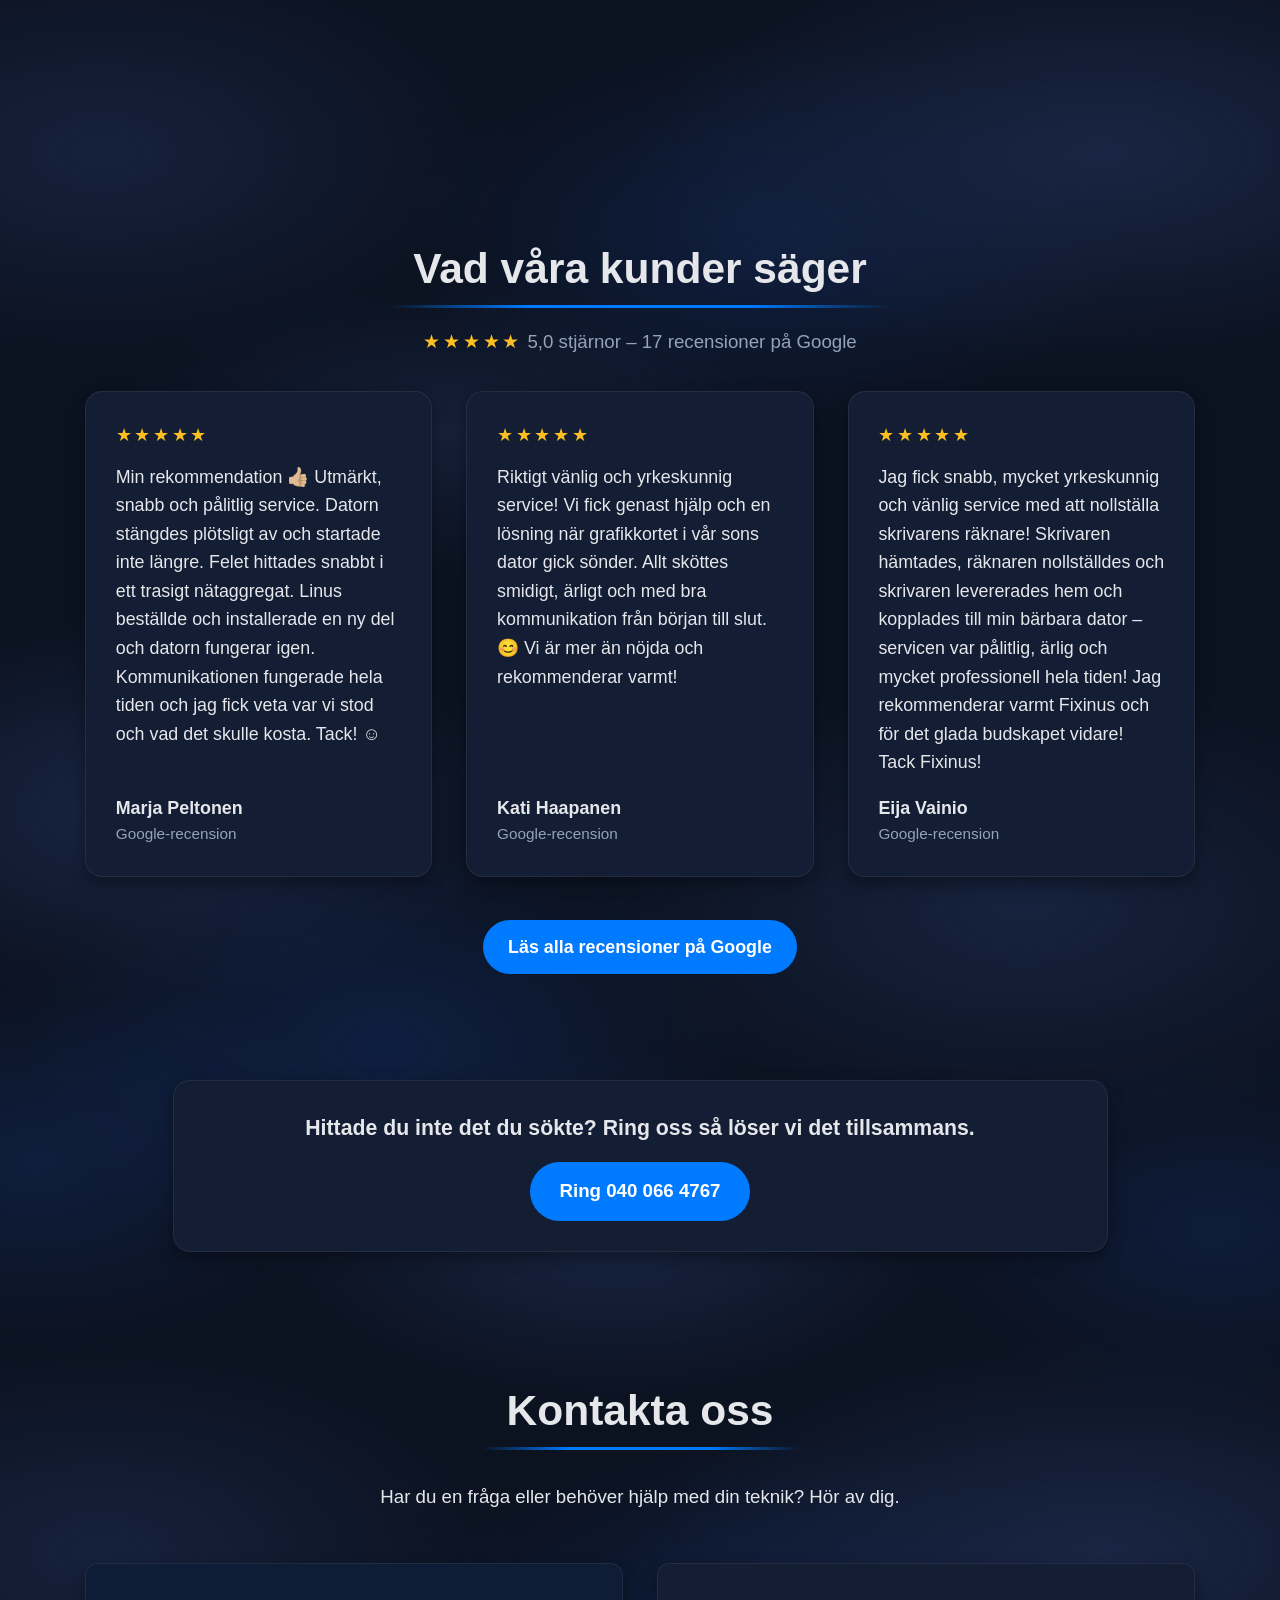
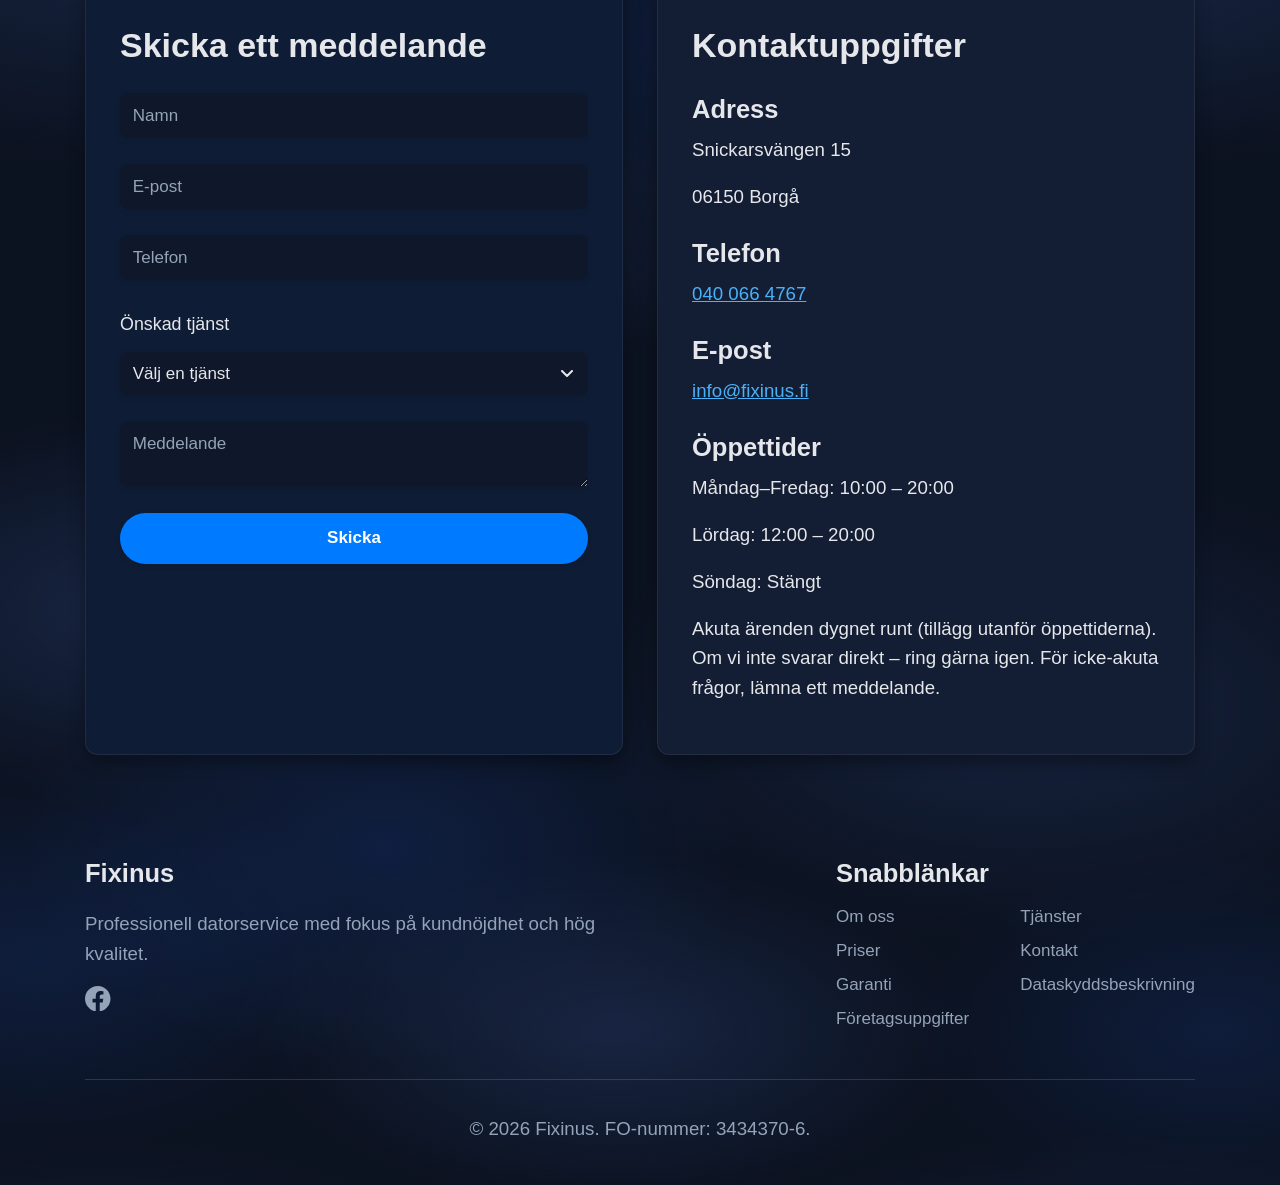
<file: sv/index.html>
<!DOCTYPE html>
<html lang="sv"> <!-- GENERATED: structure is edited here, wording in MESSAGES in script.js; run `node tools/build-i18n.mjs` to regenerate this file plus en/ and sv/ -->
<head>
  <meta charset="UTF-8" />
  <meta name="viewport" content="width=device-width, initial-scale=1.0" />
  <title>Fixinus – Datorservice och IT-support i Borgå</title>
  <meta name="description" content="Reparation, service och uppgradering av datorer samt IT-support i Borgå för privatpersoner och småföretag. Fjärrsupport, upphämtning och platsbesök enligt överenskommelse." />
  <link rel="canonical" href="https://fixinus.fi/sv/" />
  <link rel="alternate" hreflang="fi" href="https://fixinus.fi/" />
  <link rel="alternate" hreflang="sv" href="https://fixinus.fi/sv/" />
  <link rel="alternate" hreflang="en" href="https://fixinus.fi/en/" />
  <link rel="alternate" hreflang="x-default" href="https://fixinus.fi/" />





  <meta name="theme-color" content="#0b1220" />

  <!-- Social sharing (Open Graph + Twitter) -->
  <meta property="og:type" content="website" />
  <meta property="og:site_name" content="Fixinus" />
  <meta property="og:title" content="Fixinus – Datorservice och IT-support i Borgå" />
  <meta property="og:description" content="Reparation, service och uppgradering av datorer samt IT-support i Borgå för privatpersoner och småföretag. Fjärrsupport, upphämtning och platsbesök enligt överenskommelse." />
  <meta property="og:url" content="https://fixinus.fi/sv/" />
  <meta property="og:image" content="https://fixinus.fi/media/og-image.png" />
  <meta property="og:image:width" content="1200" />
  <meta property="og:image:height" content="630" />
  <meta property="og:locale" content="sv_FI" />
  <meta name="twitter:card" content="summary_large_image" />

  <link rel="stylesheet" href="/style.css?v=26" />
  <script src="/script.js?v=26" defer></script>
  <link rel="icon" href="/media/favicon-32.png" type="image/png" sizes="32x32">
  <link rel="apple-touch-icon" href="/media/favicon-180.png">

  <!-- Structured data for Google local search results -->
  <script type="application/ld+json">
  {
    "@context": "https://schema.org",
    "@type": "LocalBusiness",
    "name": "Fixinus",
    "description": "Reparation, service och uppgradering av datorer samt IT-support i Borgå för privatpersoner och småföretag. Fjärrsupport, upphämtning och platsbesök enligt överenskommelse.",
    "url": "https://fixinus.fi/",
    "logo": "https://fixinus.fi/media/favicon-180.png",
    "image": "https://fixinus.fi/media/og-image.png",
    "telephone": "+358400664767",
    "email": "info@fixinus.fi",
    "address": {
      "@type": "PostalAddress",
      "streetAddress": "Puusepänkaarre 15",
      "postalCode": "06150",
      "addressLocality": "Porvoo",
      "addressCountry": "FI"
    },
    "areaServed": "Porvoo",
    "priceRange": "€€",
    "openingHoursSpecification": [
      {
        "@type": "OpeningHoursSpecification",
        "dayOfWeek": ["Monday", "Tuesday", "Wednesday", "Thursday", "Friday"],
        "opens": "10:00",
        "closes": "20:00"
      },
      {
        "@type": "OpeningHoursSpecification",
        "dayOfWeek": "Saturday",
        "opens": "12:00",
        "closes": "20:00"
      }
    ],
    "paymentAccepted": "Cash, Debit Card, Credit Card, MobilePay, Google Pay, Apple Pay, Invoice",
    "sameAs": [
      "https://www.facebook.com/people/Fixinus/61582467222948/",
      "https://share.google/FEQK4mIGkOlO7sZPO",
      "https://www.google.com/search?kgmid=/g/11yl66t_4s&q=Fixinus"
    ]
  }
  </script>
</head>

<body>
  <header>
    <div class="nav-bar max-w format-horizontal">
      <nav id="main-nav" class="main-nav">
        <ul>
          <li><a href="#about" data-i18n="nav.about">Om oss</a></li>
          <li><a href="#service" data-i18n="nav.services">Tjänster</a></li>
          <li><a href="#prices" data-i18n="nav.prices">Priser</a></li>
          <li><a href="#contact" data-i18n="nav.contact">Kontakt</a></li>
        </ul>
      </nav>
        <div class="lang-menu" id="lang-menu">
        <button class="lang-current" type="button" aria-haspopup="true" aria-expanded="false" aria-label="Change language">
          <span class="flag" data-current-flag><img src="/media/finland(scaled).png" alt="FI" class="flag-img"></span>
        </button>

        <ul class="lang-dropdown" role="menu">
          <li>
            <button type="button" class="lang-option" data-lang="fi" role="menuitem">
              <span class="flag"><img src="/media/finland(scaled).png" alt="FI" class="flag-img"></span>
              <span class="lang-label">Suomi</span>
            </button>
          </li>
          <li>
            <button type="button" class="lang-option" data-lang="sv" role="menuitem">
              <span class="flag"><img src="/media/sweden(scaled).png" alt="SE" class="flag-img"></span>
              <span class="lang-label">Svenska</span>
            </button>
          </li>
          <li>
            <button type="button" class="lang-option" data-lang="en" role="menuitem">
              <span class="flag"><img src="/media/united-kingdom(scaled).png" alt="EN" class="flag-img"></span>
              <span class="lang-label">English</span>
            </button>
          </li>
        </ul>
      </div>

      <!-- THEME TOGGLE (moon/sun + label; CSS shows the right pair per theme) -->
      <button class="theme-toggle" id="theme-toggle" type="button" aria-pressed="true">
        <svg class="icon-moon" viewBox="0 0 24 24" fill="none" stroke="currentColor" stroke-width="2" stroke-linecap="round" stroke-linejoin="round" aria-hidden="true"><path d="M21 12.8A9 9 0 1 1 11.2 3 7 7 0 0 0 21 12.8z"/></svg>
        <svg class="icon-sun" viewBox="0 0 24 24" fill="none" stroke="currentColor" stroke-width="2" stroke-linecap="round" stroke-linejoin="round" aria-hidden="true"><circle cx="12" cy="12" r="4"/><path d="M12 2v2m0 16v2M4.9 4.9l1.4 1.4m11.4 11.4 1.4 1.4M2 12h2m16 0h2M4.9 19.1l1.4-1.4M17.7 6.3l1.4-1.4"/></svg>
        <span class="label-dark" data-i18n="theme.dark">Mörkt läge</span>
        <span class="label-light" data-i18n="theme.light">Ljust läge</span>
      </button>

      <!-- HAMBURGER (shown only on tablet/phone via CSS) -->
      <button class="nav-toggle" id="nav-toggle" aria-label="Toggle navigation">
        <img id="menubtn" src="/media/menu.svg" alt="">
      </button>
    </div>
  </header>

  <section class="hero-section">
      <div class="hero-container max-w format-horizontal">
        <div class="hero-text">
          <h1 data-i18n="hero.title">Håll din teknik i skick. Vi reparerar, uppgraderar och hjälper dig.</h1>
          <p data-i18n="hero.subtitle">Fixinus är din lokala partner för datorservice och tekniksupport i Borgå – för både privatpersoner och småföretag. Stationära datorer, bärbara datorer och vardagselektronik hanteras med omsorg och tydlig kommunikation.</p>
          <div class="hero-cta">
            <a class="btn-primary" href="tel:+358400664767" data-i18n="hero.cta.call">Ring 040 066 4767</a>
            <a class="btn-outline" href="#contact" data-i18n="hero.cta.contact">Skicka meddelande</a>
          </div>
        </div>
        <div class="hero-picture">
          <img id="logo" src="/media/logo-optimized.webp" alt="Fixinus logo" width="900" height="516" />
        </div>
      </div>

      <!-- TRUST STRIP -->
      <div class="max-w format-horizontal">
        <ul class="trust-strip">
          <li><svg viewBox="0 0 24 24" fill="none" stroke="currentColor" stroke-width="3" stroke-linecap="round" stroke-linejoin="round" aria-hidden="true"><path d="M20 6 9 17l-5-5"/></svg><span data-i18n="trust.exp">Över 15 års erfarenhet</span></li>
          <li><svg viewBox="0 0 24 24" fill="none" stroke="currentColor" stroke-width="3" stroke-linecap="round" stroke-linejoin="round" aria-hidden="true"><path d="M20 6 9 17l-5-5"/></svg><span data-i18n="trust.warranty">6 mån garanti på arbetet</span></li>
          <li><svg viewBox="0 0 24 24" fill="none" stroke="currentColor" stroke-width="3" stroke-linecap="round" stroke-linejoin="round" aria-hidden="true"><path d="M20 6 9 17l-5-5"/></svg><span data-i18n="trust.brands">Alla märken</span></li>
          <li><svg viewBox="0 0 24 24" fill="none" stroke="currentColor" stroke-width="3" stroke-linecap="round" stroke-linejoin="round" aria-hidden="true"><path d="M20 6 9 17l-5-5"/></svg><span data-i18n="trust.pickup">Gratis upphämtning i Borgå (10 km)</span></li>
        </ul>
      </div>
  </section>

  <section id="about" class="about-section">
    <div class="about-container max-w format-horizontal format-vertical">
      <div class="about-head">
        <h2 data-i18n="about.title">Om Fixinus</h2>
        <p data-i18n="about.lead">Fixinus är en lokal IT- och teknikhjälp i Borgå. Vi ser till att din teknik fungerar smidigt, oavsett om du är privatperson eller driver ett litet företag. Vi kan också komma till grannstäder om det behövs; reseersättning kan tillkomma.</p>
      </div>

      <div class="about-content">
        <div class="about-text">
          <div class="about-text-top">
            <div class="about-text-left">
              <div id="drop-text">
                <h3 data-i18n="about.drop.title">Inlämning, upphämtning &amp; på plats</h3>
                <p data-i18n="about.drop.body">Vi har inget fast kontor (ännu). Enheter kan lämnas in enligt överenskommelse, eller så kan vi hämta dem. Om det ser ut som en snabb åtgärd – eller om arbetet behöver göras där enheten finns – kommer vi gärna på plats. Tid och plats bestäms i förväg via telefon eller e-post.</p>
              </div>

              <div id="exp-text">
                <h3 data-i18n="about.exp.title">Erfarenhet</h3>
                <p data-i18n="about.exp.body">Vi har formell utbildning inom teknik och över 15 års praktisk erfarenhet. Vi håller oss uppdaterade om branschens utveckling för att kunna leverera tydliga och praktiska lösningar.</p>
              </div>
            </div>

            <div class="about-text-right">
              <div id="fast-service-text">
                <h3 data-i18n="about.fast.title">Snabb service</h3>
                <p data-i18n="about.fast.body">De flesta standardreparationer blir klara inom 1–3 dagar och enklare problem ofta samma dag. Om ett jobb är brådskande så strävar vi till att börja så snart som möjligt.</p>
              </div>

              <div id="payment-text">
                <h3 data-i18n="about.pay.title">Betalningsmetoder</h3>
                <p data-i18n="about.pay.body">Kontanter, alla större bank- och kreditkort, MobilePay, Google Pay, Apple Pay eller faktura.</p>
              </div>
            </div>
          </div>
        </div>
      </div>
    </div>
  </section>

  <section id="service" class="service-section">
    <div class="service-container max-w format-horizontal format-vertical">
      <div class="service-head">
        <h2 data-i18n="services.title">Tjänster</h2>
      </div>

      <div class="service-content">
        <!-- PC / Laptop -->
        <div>
          <h3><svg viewBox="0 0 24 24" fill="none" stroke="currentColor" stroke-width="2" stroke-linecap="round" stroke-linejoin="round" aria-hidden="true"><rect x="3" y="4" width="18" height="12" rx="2"/><path d="M2 20h20"/></svg><span data-i18n="services.pc.title">Stationära &amp; bärbara datorer</span></h3>
          <ul>
            <li data-i18n="services.pc.1">Diagnostik &amp; felsökning</li>
            <li data-i18n="services.pc.2">Hårdvarureparationer &amp; delar (SSD, RAM-minne, grafikkort, batteri, skärm, fläktar)</li>
            <li data-i18n="services.pc.5">Rengöring &amp; kylservice (damm, ny kylpasta)</li>
          </ul>
          <details class="svc-more">
            <summary><span class="svc-more-closed"><span data-i18n="services.showall">Visa alla</span> (+5)</span><span class="svc-more-open" data-i18n="services.showless">Visa färre</span></summary>
            <ul>
              <li data-i18n="services.pc.3">Komponentbyten &amp; uppgraderingar (prestanda, lagringsutrymme, grafik)</li>
              <li data-i18n="services.pc.4">Custom-PC-byggen (gaming/arbete): rådgivning, montering &amp; installation</li>
              <li data-i18n="services.pc.6">Årlig servicekontroll</li>
              <li data-i18n="services.pc.7">Alla märken</li>
              <li data-i18n="services.pc.8">Hälsorapport efter service (vad vi gjort, rekommendationer)</li>
            </ul>
          </details>
        </div>
        <!-- Home Tech -->
        <div>
          <h3><svg viewBox="0 0 24 24" fill="none" stroke="currentColor" stroke-width="2" stroke-linecap="round" stroke-linejoin="round" aria-hidden="true"><path d="m3 11 9-8 9 8"/><path d="M5 9.5V21h14V9.5"/></svg><span data-i18n="services.home.title">Hemmateknik</span></h3>
          <ul>
            <li data-i18n="services.home.1">Wi-Fi-installation &amp; täckning (router/mesh)</li>
            <li data-i18n="services.home.2">TV &amp; streaming (smart-TV, Apple TV, Chromecast m.m.)</li>
            <li data-i18n="services.home.4">Skrivare &amp; skannrar (installera, anslut, vanliga fel)</li>
          </ul>
          <details class="svc-more">
            <summary><span class="svc-more-closed"><span data-i18n="services.showall">Visa alla</span> (+3)</span><span class="svc-more-open" data-i18n="services.showless">Visa färre</span></summary>
            <ul>
              <li data-i18n="services.home.3">Spelkonsoler (rengöring, byte av kylpasta, setup, onlinespel, familjeinställningar)</li>
              <li data-i18n="services.home.5">Delad lagring / NAS (filer på flera enheter)</li>
              <li data-i18n="services.home.6">Smarta hem (lampor, kameror, högtalare)</li>
            </ul>
          </details>
        </div>
      
      
        <!-- Phones / Tablets -->
        <div>
          <h3><svg viewBox="0 0 24 24" fill="none" stroke="currentColor" stroke-width="2" stroke-linecap="round" stroke-linejoin="round" aria-hidden="true"><rect x="7" y="2" width="10" height="20" rx="2"/><path d="M11 18h2"/></svg><span data-i18n="services.mobile.title">Telefoner &amp; surfplattor (endast mjukvara och lätt rengöring)</span></h3>
          <ul>
            <li data-i18n="services.mobile.1">Ny enhet – grundinställning</li>
            <li data-i18n="services.mobile.2">Byte av telefon (flytta bilder, meddelanden, WhatsApp, appar)</li>
            <li data-i18n="services.mobile.5">App- &amp; kontohjälp (Apple ID, Google)</li>
          </ul>
          <details class="svc-more">
            <summary><span class="svc-more-closed"><span data-i18n="services.showall">Visa alla</span> (+6)</span><span class="svc-more-open" data-i18n="services.showless">Visa färre</span></summary>
            <ul>
              <li data-i18n="services.mobile.3">Föräldrakontroller &amp; säkerhet (Skärmtid/Family Link)</li>
              <li data-i18n="services.mobile.4">E-post, kontakter &amp; kalender</li>
              <li data-i18n="services.mobile.6">iCloud/Google – säkerhetskopior &amp; återställning</li>
              <li data-i18n="services.mobile.7">Lagringsstädning (frigör utrymme säkert)</li>
              <li data-i18n="services.mobile.8">Säkerhetskontroll (uppdateringar, koder, tvåstegsverifiering / 2FA)</li>
              <li data-i18n="services.mobile.9">Felsökning (synkproblem, aviseringar, batteri)</li>
            </ul>
          </details>
        </div>
        <!-- Software / OS -->
        <div>
          <h3><svg viewBox="0 0 24 24" fill="none" stroke="currentColor" stroke-width="2" stroke-linecap="round" stroke-linejoin="round" aria-hidden="true"><rect x="3" y="4" width="18" height="16" rx="2"/><path d="m8 10 2 2-2 2"/><path d="M13 14h3"/></svg><span data-i18n="services.os.title">Programvara &amp; operativsystem</span></h3>
          <ul>
            <li data-i18n="services.os.1">Installera om Windows eller macOS (behåll filer när möjligt)</li>
            <li data-i18n="services.os.2">Ny dator – första uppsättning &amp; filflytt</li>
            <li data-i18n="services.os.4">Ta bort virus och oönskade appar</li>
          </ul>
          <details class="svc-more">
            <summary><span class="svc-more-closed"><span data-i18n="services.showall">Visa alla</span> (+7)</span><span class="svc-more-open" data-i18n="services.showless">Visa färre</span></summary>
            <ul>
              <li data-i18n="services.os.3">Installera program &amp; drivrutiner</li>
              <li data-i18n="services.os.5">Frigör diskutrymme (stora/tillfälliga filer)</li>
              <li data-i18n="services.os.6">Säkerhetskopiering till extern disk eller moln</li>
              <li data-i18n="services.os.7">Nätverk &amp; internet (Wi-Fi/Ethernet, låg hastighet)</li>
              <li data-i18n="services.os.8">Åtgärda krascher och felmeddelanden</li>
              <li data-i18n="services.os.9">Konto &amp; lösenord (Microsoft/Apple, e-post)</li>
              <li data-i18n="services.os.10">E-post och moln (OneDrive, iCloud, Google)</li>
            </ul>
          </details>
        </div>
        <!-- Websites / search visibility -->
        <div>
          <h3><svg viewBox="0 0 24 24" fill="none" stroke="currentColor" stroke-width="2" stroke-linecap="round" stroke-linejoin="round" aria-hidden="true"><circle cx="11" cy="11" r="7"/><path d="m20 20-3.5-3.5"/></svg><span data-i18n="services.seo.title">Webbplatser och synlighet</span></h3>
          <ul>
            <li data-i18n="services.web.1">Webbplats för företag: planering, byggande och publicering</li>
            <li data-i18n="services.web.2">Underhåll av webbplatsen, uppdateringar och små ändringar enligt avtal</li>
            <li data-i18n="services.seo.1">Skapande och optimering av Google-företagsprofil</li>
          </ul>
          <details class="svc-more">
            <summary><span class="svc-more-closed"><span data-i18n="services.showall">Visa alla</span> (+4)</span><span class="svc-more-open" data-i18n="services.showless">Visa färre</span></summary>
            <ul>
              <li data-i18n="services.seo.2">Webbplatsens synlighet i sökmotorer (rubriker, beskrivningar, nyckelord)</li>
              <li data-i18n="services.seo.3">Lokal synlighet i sökningar i Borgåområdet</li>
              <li data-i18n="services.seo.4">Skriftlig rapport och rekommendationer för fortsättningen</li>
              <li data-i18n="services.seo.5">Införande och uppföljning av Google Search Console</li>
            </ul>
          </details>
        </div>

        <!-- Data recovery / backups -->
        <div>
          <h3><svg viewBox="0 0 24 24" fill="none" stroke="currentColor" stroke-width="2" stroke-linecap="round" stroke-linejoin="round" aria-hidden="true"><rect x="3" y="7" width="18" height="10" rx="2"/><circle cx="7" cy="12" r="1"/><path d="M11 12h6"/></svg><span data-i18n="services.data.title">Dataräddning och säkerhetskopiering</span></h3>
          <ul>
            <li data-i18n="services.data.1">Filåterställning efter radering eller mjukvarufel</li>
            <li data-i18n="services.data.2">Kostnadsfri inledande bedömning, vi debiterar endast för en lyckad återställning</li>
            <li data-i18n="services.data.3">Konfigurering av säkerhetskopiering (extern disk eller molntjänst)</li>
          </ul>
        </div>
      </div>
      </div>
  </section>

  <section id="prices" class="pricing-section">
    <div class="pricing-container max-w format-horizontal format-vertical">
      <div class="pricing-head">
        <h2 data-i18n="pricing.title">Prislista</h2>
        <p data-i18n="pricing.lead">För privatkunder inkluderar priserna moms 25,5 %. För företagskunder gäller priserna moms 0 %, och moms 25,5 % läggs till på listpriset. Reservdelar debiteras separat och avtalas alltid innan de beställs. Efter felsökningen får du alltid en prisuppskattning för reparationen, och arbetet fortsätter först när du har godkänt den. Om enheten konstateras vara oreparerbar debiteras endast felsökningen.</p>
      </div>

      <div class="pricing-groups">
        <details class="pricing-group" open>
          <summary><h3 data-i18n="pricing.pc.title">Datorer &amp; bärbara datorer</h3></summary>
          <table class="pricing-table">
            <tbody>
              <tr><td data-i18n="pricing.pc.r1">Felsökning (högst 150 €)</td><td data-i18n="pricing.pc.p1">50 €/h</td></tr>
              <tr><td data-i18n="pricing.pc.r4">Programunderhåll och borttagning av skadeprogram</td><td data-i18n="pricing.pc.p4">50–100 €</td></tr>
              <tr><td data-i18n="pricing.pc.r2">Ren installation av Windows eller macOS, uppdateringar och drivrutiner</td><td data-i18n="pricing.pc.p2">70 €</td></tr>
              <tr><td data-i18n="pricing.pc.r3">Överföring eller återställning av filer i samband med installation</td><td data-i18n="pricing.pc.p3">fr. 40 €</td></tr>
              <tr><td data-i18n="pricing.pc.r12">Rengöring och dammborttagning</td><td data-i18n="pricing.pc.p12">50 €</td></tr>
              <tr><td data-i18n="pricing.pc.r13">Byte av kylpasta</td><td data-i18n="pricing.pc.p13">fr. 50 €</td></tr>
              <tr><td data-i18n="pricing.pc.r14">Årsservice (rengöring, uppdateringar och konditionsrapport)</td><td data-i18n="pricing.pc.p14">90 €</td></tr>
              <tr><td data-i18n="pricing.pc.r5">Batteribyte, bärbar dator (ej Apple)</td><td data-i18n="pricing.pc.p5">fr. 60 € + delar</td></tr>
              <tr><td data-i18n="pricing.pc.r8">Skärmbyte, bärbar dator</td><td data-i18n="pricing.pc.p8">fr. 100 € + delar</td></tr>
              <tr><td data-i18n="pricing.pc.r9">SSD-uppgradering och dataöverföring</td><td data-i18n="pricing.pc.p9">fr. 80 € + delar</td></tr>
              <tr><td data-i18n="pricing.pc.r15">Uppgradering av RAM-minne</td><td data-i18n="pricing.pc.p15">fr. 40 € + delar</td></tr>
              <tr><td data-i18n="pricing.pc.r6">Batteribyte, bärbar dator (MacBook)</td><td data-i18n="pricing.pc.p6">fr. 150 € + delar</td></tr>
              <tr><td data-i18n="pricing.pc.r10">Montering av stationär dator, inkl. installation av operativsystem</td><td data-i18n="pricing.pc.p10">fr. 150 €</td></tr>
              <tr><td data-i18n="pricing.pc.r11">Övrigt service- och installationsarbete</td><td data-i18n="pricing.pc.p11">60 €/h</td></tr>
            </tbody>
          </table>
          <p class="pricing-note" data-i18n="pricing.pc.note">Windows installeras med datorns egen licens, som på de flesta datorer överförs automatiskt till den nya installationen. Om datorn behöver en ny licens berättar vi det och kommer överens om anskaffningen separat.</p>
          <p class="pricing-note" data-i18n="pricing.pc.note2">Felsökning utförs i högst tre timmar utan separat överenskommelse. Om felet kräver en mer omfattande utredning meddelar vi dig och kommer alltid överens om fortsättningen innan arbetet fortsätter.</p>
        </details>

        <div class="pricing-col">
        <details class="pricing-group" open>
          <summary><h3 data-i18n="pricing.visits.title">Fjärrsupport &amp; besök</h3></summary>
          <table class="pricing-table">
            <tbody>
              <tr><td data-i18n="pricing.visits.r1">Fjärrsupport</td><td data-i18n="pricing.visits.p1">20 € / 30 min</td></tr>
              <tr><td data-i18n="pricing.visits.r2">Besök på plats (t.ex. Wi-Fi, TV och skrivare)</td><td data-i18n="pricing.visits.p2">20 € + 70 €/h</td></tr>
              <tr><td data-i18n="pricing.visits.r3">Resekostnader (returresan debiteras inte)</td><td data-i18n="pricing.visits.p3">2 €/km</td></tr>
              <tr><td data-i18n="pricing.visits.r4">Hämtning och återlämning av enhet inom 10 km från Borgå torg</td><td data-i18n="pricing.visits.p4">kostnadsfritt</td></tr>
            </tbody>
          </table>
          <p class="pricing-note" data-i18n="pricing.visits.note">Brådskande arbeten utanför öppettiderna: tillägg +50 % (mån–fre), +75 % (lör) och +100 % (sön).</p>
        </details>

        <details class="pricing-group" open>
          <summary><h3 data-i18n="pricing.data.title">Dataräddning</h3></summary>
          <table class="pricing-table">
            <tbody>
              <tr><td data-i18n="pricing.data.r1">Filåterställning, mjukvarufel</td><td data-i18n="pricing.data.p1">fr. 100 €</td></tr>
            </tbody>
          </table>
          <p class="pricing-note" data-i18n="pricing.data.note">Den inledande bedömningen och prisuppskattningen är kostnadsfria, och vi debiterar endast för en lyckad återställning. Det exakta priset bekräftas alltid innan arbetet påbörjas. Mer krävande fall, som fysiskt skadade diskar, bedöms från fall till fall och vid behov hänvisar vi dig till en specialistfirma.</p>
        </details>
        </div>

        <div class="pricing-col">
        <details class="pricing-group" open>
          <summary><h3 data-i18n="pricing.other.title">Övriga arbeten</h3></summary>
          <table class="pricing-table">
            <tbody>
              <tr><td data-i18n="pricing.other.r1">Ibruktagning av ny telefon och dataöverföring</td><td data-i18n="pricing.other.p1">fr. 50 €</td></tr>
              <tr><td data-i18n="pricing.other.r2">Konfigurering av säkerhetskopiering (extern disk eller molntjänst)</td><td data-i18n="pricing.other.p2">fr. 40 €</td></tr>
              <tr><td data-i18n="pricing.other.r3">Rengöring av spelkonsol, dammborttagning och byte av kylpasta (ej PS5)</td><td data-i18n="pricing.other.p3">100 €</td></tr>
            </tbody>
          </table>
          <p data-i18n="pricing.other.body">Vi utför även andra elektronik- och apparatreparationer från fall till fall. Fråga gärna, även om din enhet inte finns på listan.</p>
        </details>

        <details class="pricing-group" open>
          <summary><h3 data-i18n="pricing.seo.title">Webbplatser och sökmotoroptimering</h3></summary>
          <table class="pricing-table">
            <tbody>
              <tr><td data-i18n="pricing.web.r1">Webbplats för företag</td><td data-i18n="pricing.web.p1">fr. 600 €</td></tr>
              <tr><td data-i18n="pricing.seo.r1">Startpaket för sökmotoroptimering</td><td data-i18n="pricing.seo.p1">300 €</td></tr>
            </tbody>
          </table>
          <p class="pricing-note" data-i18n="pricing.seo.note">Webbplatsens pris beror på dess omfattning, och det exakta priset anges i en offert; underhåll avtalas separat. Startpaketet för sökmotoroptimering omfattar Google-företagsprofil, webbplatsens sökmotorinställningar, lokala nyckelord och en skriftlig rapport. Vi går igenom resultaten tillsammans och kommer alltid överens om fortsatta åtgärder separat.</p>
        </details>
        </div>
      </div>
    </div>
  </section>

  <section class="remote-section">
    <div class="remote-container max-w format-horizontal format-vertical">
      <div class="remote-head">
        <h2 data-i18n="remote.title">Fjärrhjälp – så här fungerar det</h2>
        <p data-i18n="remote.lead">På Windows 10/11 använder vi Snabbhjälp (Quick Assist). Har du inget Microsoft-konto eller fungerar Snabbhjälp inte? Då använder vi TeamViewer QuickSupport. På Mac och Linux använder vi också TeamViewer. Passar inget av alternativen? Då ordnar vi hembesök eller inlämning.</p>
      </div>

      <div class="remote-body">
        <div class="remote-list">
          <ol>
            <li class="remote-text" data-i18n-html="remote.step.1.html"><strong>Kontakta oss:</strong> Ring <a class="link" href="tel:+358400664767">+358 40 066 4767</a> eller mejla <a class="link" href="mailto:info@fixinus.fi">info@fixinus.fi</a> så bekräftar vi att fjärrhjälp passar ditt ärende.</li>
            <li class="remote-text" data-i18n-html="remote.step.2.html"><strong>Ladda ned rätt app:</strong><br>
        • <u>Windows 10/11:</u> Öppna Snabbhjälp genom att trycka <kbd><kbd>Ctrl</kbd>+<kbd>Windows</kbd>+<kbd>Q</kbd></kbd>.<br>
        • <u>Om Snabbhjälp inte fungerar eller du saknar Microsoft-konto:</u> Ladda ned TeamViewer QuickSupport: <a class="link" href="https://www.teamviewer.com/download/">teamviewer.com/download</a>.<br>
        • <u>Mac eller Linux:</u> Ladda ned TeamViewer QuickSupport från länken ovan.</li>
            <li class="remote-text" data-i18n-html="remote.step.3.html"><strong>Ge åtkomst:</strong> Öppna appen och godkänn anslutningen när du blir tillfrågad. Du ser allt vi gör hela tiden.</li>
            <li class="remote-text" data-i18n-html="remote.step.4.html"><strong>Dela koden:</strong> Appen visar en engångskod. Meddela oss koden så kan vi ansluta. Koden kan inte användas igen efter sessionen.</li>
            <li class="remote-text" data-i18n-html="remote.step.5.html"><strong>Vi löser problemet:</strong> Du kan följa allt på skärmen och pausa eller avbryta när som helst.</li>
            <li class="remote-text" data-i18n-html="remote.step.6.html"><strong>Klart:</strong> Vi stänger sessionen och bekräftar eventuella nästa steg.</li>
          </ol>
        </div>
      </div>
    </div>
  </section>

  <section id="reviews" class="reviews-section">
    <div class="reviews-container max-w format-horizontal format-vertical">
      <div class="reviews-head">
        <h2 data-i18n="reviews.title">Vad våra kunder säger</h2>
        <p><span class="reviews-stars" aria-hidden="true">★★★★★</span> <span data-i18n="reviews.lead">5,0 stjärnor – 17 recensioner på Google</span></p>
      </div>

      <div class="reviews-grid">
        <figure class="review-card">
          <div class="reviews-stars" aria-hidden="true">★★★★★</div>
          <blockquote data-i18n="reviews.q1.text">Min rekommendation 👍🏼 Utmärkt, snabb och pålitlig service. Datorn stängdes plötsligt av och startade inte längre. Felet hittades snabbt i ett trasigt nätaggregat. Linus beställde och installerade en ny del och datorn fungerar igen. Kommunikationen fungerade hela tiden och jag fick veta var vi stod och vad det skulle kosta. Tack! ☺️</blockquote>
          <figcaption>
            Marja Peltonen
            <span class="review-source" data-i18n="reviews.source">Google-recension</span>
          </figcaption>
        </figure>

        <figure class="review-card">
          <div class="reviews-stars" aria-hidden="true">★★★★★</div>
          <blockquote data-i18n="reviews.q2.text">Riktigt vänlig och yrkeskunnig service! Vi fick genast hjälp och en lösning när grafikkortet i vår sons dator gick sönder. Allt sköttes smidigt, ärligt och med bra kommunikation från början till slut. 😊 Vi är mer än nöjda och rekommenderar varmt!</blockquote>
          <figcaption>
            Kati Haapanen
            <span class="review-source" data-i18n="reviews.source">Google-recension</span>
          </figcaption>
        </figure>

        <figure class="review-card">
          <div class="reviews-stars" aria-hidden="true">★★★★★</div>
          <blockquote data-i18n="reviews.q3.text">Jag fick snabb, mycket yrkeskunnig och vänlig service med att nollställa skrivarens räknare! Skrivaren hämtades, räknaren nollställdes och skrivaren levererades hem och kopplades till min bärbara dator – servicen var pålitlig, ärlig och mycket professionell hela tiden! Jag rekommenderar varmt Fixinus och för det glada budskapet vidare! Tack Fixinus!</blockquote>
          <figcaption>
            Eija Vainio
            <span class="review-source" data-i18n="reviews.source">Google-recension</span>
          </figcaption>
        </figure>
      </div>

      <div class="reviews-link">
        <a href="https://share.google/FEQK4mIGkOlO7sZPO" target="_blank" rel="noopener" data-i18n="reviews.all">Läs alla recensioner på Google</a>
      </div>
    </div>
  </section>

  <!-- CTA BAND -->
  <section class="cta-band">
    <div class="max-w format-horizontal">
      <div class="cta-band-inner">
        <p data-i18n="ctaband.text">Hittade du inte det du sökte? Ring oss så löser vi det tillsammans.</p>
        <a href="tel:+358400664767" data-i18n="hero.cta.call">Ring 040 066 4767</a>
      </div>
    </div>
  </section>

  <section id="contact" class="contact-section">
    <div class="contact-container max-w format-horizontal format-vertical">
      <div class="contact-head">
        <h2 data-i18n="contact.title">Kontakta oss</h2>
        <p data-i18n="contact.lead">Har du en fråga eller behöver hjälp med din teknik? Hör av dig.</p>
      </div>

      <div class="contact-body">
        <!-- Form -->
        <div class="form-box">
          <h3 data-i18n="form.sendus">Skicka ett meddelande</h3>
          <form id="contact-form">
            <input type="text" name="name" data-i18n-attr="placeholder:form.name" placeholder="Namn" required />
            <input type="email" name="email" data-i18n-attr="placeholder:form.email" placeholder="E-post" required />
            <input type="text" name="phone" data-i18n-attr="placeholder:form.phone" placeholder="Telefon" required />

            <label for="service-select" data-i18n="form.service">Önskad tjänst</label>
            <select name="service" id="service-select" required>
              <option value="" data-i18n="form.select">Välj en tjänst</option>
              <option value="computer-repair" data-i18n="form.opt.computer">Datorreparation eller uppgradering</option>
              <option value="custom-build" data-i18n="form.opt.build">Skräddarsydd dator (spel/arbete)</option>
              <option value="home-tech" data-i18n="form.opt.hometech">Hemmateknik (Wi-Fi, TV, skrivare…)</option>
              <option value="phone-tablet" data-i18n="form.opt.phone">Hjälp med telefon eller surfplatta</option>
              <option value="software" data-i18n="form.opt.software">Programvara &amp; operativsystem</option>
              <option value="remote" data-i18n="form.opt.remote">Fjärrsupport</option>
              <option value="onsite" data-i18n="form.opt.onsite">Platsbesök</option>
              <option value="seo" data-i18n="form.opt.seo">Webbplatser och synlighet</option>
              <option value="other" data-i18n="form.opt.other">Annat / osäker</option>
            </select>
            <div class="hp-field">
              <label></label>
              <input type="text" name="website" autocomplete="off" tabindex="-1" />
            </div>
            <textarea name="message" data-i18n-attr="placeholder:form.message" placeholder="Meddelande" required></textarea>
            <button type="submit" data-i18n="form.send">Skicka</button>
          </form>
          <p id="contact-status" class="contact-status" aria-live="polite"></p>
        </div>

        <!-- Contact info -->
        <div class="contact-info">
          <h3 data-i18n="contact.info">Kontaktuppgifter</h3>
          <div>
            <h4 data-i18n="contact.address.title">Adress</h4>
            <p data-i18n="contact.address.line1">Snickarsvängen 15</p>
            <p data-i18n="contact.address.line2">06150 Borgå </p>
          </div>
          <div>
            <div class="contact-title">
              <h4 data-i18n="contact.phone.title">Telefon</h4>
            </div>
            <div class="contact-content">
              <p><a class="link" href="tel:+358400664767" data-i18n="contact.phone.value">040 066 4767</a></p>
            </div>
          </div>
          <div>
            <h4 data-i18n="contact.email.title">E-post</h4>
            <p><a class="link" href="mailto:info@fixinus.fi" data-i18n="contact.email.value">info@fixinus.fi</a></p>
          </div>
          <div>
            <h4 data-i18n="contact.hours.title">Öppettider</h4>
            <p data-i18n="contact.hours.monfri">Måndag–Fredag: 10:00 – 20:00</p>
            <p data-i18n="contact.hours.sat">Lördag: 12:00 – 20:00</p>
            <p data-i18n="contact.hours.sun">Söndag: Stängt</p>
            <p data-i18n="contact.hours.urgent">Akuta ärenden dygnet runt (tillägg utanför öppettiderna). Om vi inte svarar direkt – ring gärna igen. För icke-akuta frågor, lämna ett meddelande.</p>
          </div>
        </div>
      </div>
    </div>
  </section>

  <div id="notice-modal" class="modal modal-notice" aria-hidden="true" role="dialog" aria-labelledby="notice-title">
    <div class="modal-backdrop"></div>

    <div class="modal-content modal-content-notice">
      <button type="button" class="modal-close" id="notice-close" aria-label="Close notice">
        ×
      </button>

      <h2 id="notice-title" data-i18n="notice.title">Tillfälligt stängt</h2>
      <p data-i18n="notice.text">På grund av ett dödsfall i familjen är jag inte anträffbar förrän måndagen den 23.11.2026.</p>
      <p data-i18n="notice.thanks">Tack för förståelsen.</p>
    </div>
  </div>

  <div id="warranty-modal" class="modal" aria-hidden="true" role="dialog" aria-labelledby="warranty-title">
    <div class="modal-backdrop"></div>

    <div class="modal-content">
      <button type="button" class="modal-close" id="warranty-close" aria-label="Close warranty information">
        ×
      </button>

      <h2 id="warranty-title" data-i18n="warranty.title">Arbetsgaranti</h2>
      <p data-i18n="warranty.about">Vi lämnar sex månaders garanti på vårt arbete. Om ett problem beror på vårt utförande åtgärdar vi det utan kostnad. Garantin kompletterar dina lagstadgade konsumenträttigheter.</p>

      <h3 data-i18n="warranty.not.title">Detta omfattas inte:</h3>
      <ul>
        <li data-i18n="warranty.not.1">Hårdvarufel eller normalt slitage</li>
        <li data-i18n="warranty.not.2">Programvarubuggar, virus/malware eller tredjepartsuppdateringar</li>
        <li data-i18n="warranty.not.3">Olycksskador, felanvändning eller ändringar som gjorts efter vår service</li>
        <li data-i18n="warranty.not.4">Reservdelar (täcks av tillverkarens garanti om sådan finns)</li>
      </ul>

      <p data-i18n="warranty.how">Så fungerar det: Lämna in enheten till oss (eller boka ett hembesök) så inspekterar vi den. Garantin gäller den ursprungliga enheten och det arbete vi har utfört.</p>
    </div>
  </div>

  <div id="privacy-modal" class="modal" aria-hidden="true" role="dialog" aria-labelledby="privacy-title">
    <div class="modal-backdrop"></div>
  
    <div class="modal-content">
      <button type="button" class="modal-close" id="privacy-close" aria-label="Close privacy policy">
        ×
      </button>
  
      <h2 id="privacy-title" data-i18n="privacy.title">Dataskyddsbeskrivning</h2>

      <h3 data-i18n="privacy.what_we_collect.title">1. Registeransvarig</h3>
      <ul>
        <li data-i18n="privacy.what_we_collect.1">Fixinus (enskild firma)</li>
        <li data-i18n="privacy.what_we_collect.2">FO-nummer: 3434370-6</li>
        <li data-i18n="privacy.what_we_collect.3">Adress: Puusepänkaarre 15, 06150 Borgå</li>
        <li data-i18n="privacy.what_we_collect.4">E-post: info@fixinus.fi</li>
      </ul>
  
      <h3 data-i18n="privacy.how_we_use.title">2. Kontaktperson för dataskyddsfrågor</h3>
      <p data-i18n="privacy.how_we_use">För dataskyddsfrågor: info@fixinus.fi</p>
  
      <h3 data-i18n="privacy.storage.title">3. Register: kunder &amp; användare</h3>
      <p data-i18n="privacy.storage.body">Fixinus kund- och användarregister</p>
  
      <h3 data-i18n="privacy.sharing.title">4. Ändamål och rättslig grund för behandling</h3>
      <p data-i18n="privacy.sharing.body.1">Vi behandlar personuppgifter för:</p>
      <ul>
        <li data-i18n="privacy.sharing.body.2">Kundsupport och kommunikation (berättigat intresse)</li>
        <li data-i18n="privacy.sharing.body.3">Avtalshantering och tjänsteleverans (avtal)</li>
        <li data-i18n="privacy.sharing.body.4">Fakturering och betalningar (avtal och lagstadgad skyldighet)</li>
        <li data-i18n="privacy.sharing.body.5">Kontaktformulär och förfrågningar via webbplatsen (berättigat intresse)</li>
        <li data-i18n="privacy.sharing.body.6">Fjärrsupport (Quick Assist, TeamViewer) med kundens samtycke</li>
      </ul>
      
  
      <h3 data-i18n="privacy.rights.title">5. Vilka uppgifter behandlas</h3>
      <p data-i18n="privacy.rights.1">Vi kan behandla:</p>
      <ul>
        <li data-i18n="privacy.rights.2">Namn, e-post, telefon, adress</li>
        <li data-i18n="privacy.rights.3">Företagsinformation (om kunden är företag)</li>
        <li data-i18n="privacy.rights.4">Avtals- och tjänstehistorik</li>
        <li data-i18n="privacy.rights.5">Betalnings- och fakturauppgifter (om tillämpligt)</li>
        <li data-i18n="privacy.rights.6">Filer på kundens enhet, om vi gör en säkerhetskopia eller återställer data</li>
        <li data-i18n="privacy.rights.7">IP-adress, som leverantörerna av webbplatsen och kontaktformuläret lagrar</li>
      </ul>
      
  
      <h3 data-i18n="privacy.contact.title">6. Lagringstid</h3>
      <ul>
        <li data-i18n="privacy.contact.body.1">Kontakter som inte leder till ett uppdrag: till utgången av kalenderåret efter den senaste kontakten. En kopia av varje meddelande från kontaktformuläret lagras också i formulärtjänsten (Formspree). Vi raderar kopiorna inom samma tid.</li>
        <li data-i18n="privacy.contact.body.2">Kund- och tjänsteuppgifter: 3 år från utgången av det år då det senaste uppdraget avslutades.</li>
        <li data-i18n="privacy.contact.body.3">Filer som säkerhetskopierats eller återställts från kundens enhet: högst 3 månader efter att arbetet slutförts. Vi raderar dem tidigare om du ber om det.</li>
        <li data-i18n="privacy.contact.body.4">Fakturor och andra bokföringsverifikat: 6 år från utgången av det år då räkenskapsperioden går ut (bokföringslagen).</li>
        <li data-i18n="privacy.contact.body.5">Bokföringsböcker: 10 år från räkenskapsperiodens utgång (bokföringslagen).</li>
      </ul>

      <h3 data-i18n="privacy.party.title">7. Delning av uppgifter och tjänsteleverantörer</h3>
      <p data-i18n="privacy.party.body.1">Vi delar inte personuppgifter med tredje part utan samtycke eller laglig förpliktelse, eller på grundval av berättigat intresse för att utföra tjänsten på det sätt som beskrivs nedan.</p>
      <p data-i18n="privacy.party.body.2">Vi använder följande tjänsteleverantörer som behandlar personuppgifter:</p>
      <ul>
        <li data-i18n="privacy.party.list.1">GitHub (USA): webbplatsens hosting och lagring av material i kundprojekt. GitHub lagrar besökarens IP-adress av säkerhetsskäl.</li>
        <li data-i18n="privacy.party.list.2">Formspree (USA): kontaktformuläret. Namn, e-postadress, telefonnummer och meddelande som du skickar via formuläret förmedlas till oss via Formspree.</li>
        <li data-i18n="privacy.party.list.3">Google Workspace: e-post.</li>
        <li data-i18n="privacy.party.list.4">TeamViewer och Microsoft Quick Assist: fjärrsupport, endast med ditt samtycke.</li>
        <li data-i18n="privacy.party.list.5">Anthropic (USA): under reparationsarbetet använder vi Claude-AI som hjälp vid felsökningen. Till den kan tekniska uppgifter om datorn förmedlas, såsom maskinvaru- och programvaruinformation, loggposter och filnamn. Vi förmedlar inte innehållet i dokument, bilder eller meddelanden. Anthropic lagrar uppgifterna i högst 30 dagar. Vi har stängt av användningen av dessa uppgifter för att träna AI-modeller.</li>
      </ul>
      <p data-i18n="privacy.party.body.3">Vi har ingått ett personuppgiftsbiträdesavtal enligt artikel 28 i dataskyddsförordningen med Google och med Formspree.</p>

      <h3 data-i18n="privacy.transfer.title">8. Överföring utanför EU och EES</h3>
      <p data-i18n="privacy.transfer.body.1">En del av de tjänsteleverantörer vi använder behandlar uppgifter utanför EU och EES, främst i USA.</p>
      <p data-i18n="privacy.transfer.body.2">GitHub och Google uppger att de följer dataskyddsramverket mellan EU och USA (Data Privacy Framework) och dessutom använder Europeiska kommissionens standardavtalsklausuler. Formspree uppger att de använder standardavtalsklausuler, och deras servrar finns i USA.</p>
      <p data-i18n="privacy.transfer.body.3">Anthropic behandlar uppgifter i USA i enlighet med sina egna användarvillkor och sin integritetspolicy.</p>

      <h3 data-i18n="privacy.data.title">9. Registrerads rättigheter</h3>
      <p data-i18n="privacy.data.body.1">Du har rätt att:</p>
      <ul>
        <li data-i18n="privacy.data.body.2">begära tillgång till dina uppgifter</li>
        <li data-i18n="privacy.data.body.3">begära rättelse av felaktiga uppgifter</li>
        <li data-i18n="privacy.data.body.4">begära radering (när det är lagligt möjligt)</li>
        <li data-i18n="privacy.data.body.5">begära begränsning av behandling</li>
        <li data-i18n="privacy.data.body.6">begära dataportabilitet</li>
        <li data-i18n="privacy.data.body.7">invända mot behandling</li>
        <li data-i18n="privacy.data.body.8">återkalla samtycke (om tillämpligt)</li>
      </ul>
      <p data-i18n="privacy.data.body.9">För att använda dina rättigheter, kontakta info@fixinus.fi</p>

      <h3 data-i18n="privacy.cookie.title">10. Cookies och spårning</h3>
      <p data-i18n="privacy.cookie.body.1">Vi använder endast nödvändiga cookies, ingen extern spårning eller analys just nu.</p>
      <p data-i18n="privacy.cookie.body.2">Om analys införs uppdateras denna beskrivning och cookie-inställningar erbjuds.</p>

      <h3 data-i18n="privacy.changes.title">11. Ändringar i beskrivningen</h3>
      <p data-i18n="privacy.changes.body.1">Vi kan uppdatera denna beskrivning vid behov. Större ändringar informeras på webbplatsen.</p>

      <h3 data-i18n="privacy.auth.title">12. Tillsynsmyndighet</h3>
      <p data-i18n="privacy.auth.body.1">Om du anser att dina rättigheter kränkts kan du skicka klagomål till:</p>
      <p data-i18n="privacy.auth.body.2">Dataombudsmannens byrå (Tietosuojavaltuutetun toimisto), PB 800, 00521 Helsingfors, tietosuoja@om.fi</p>
    </div>
  </div>

  <div id="company-modal" class="modal" aria-hidden="true" role="dialog" aria-labelledby="company-title">
    <div class="modal-backdrop"></div>
  
    <div class="modal-content">
      <button type="button" class="modal-close" id="company-close" aria-label="Close company information">
        ×
      </button>
  
      <h2 id="company-title" data-i18n="company.title">Företagsuppgifter</h2>

      <p data-i18n="company.legalForm">Fixinus - Enskild firma</p>
      <p data-i18n="company.businessId">FO-nummer: 3434370-6</p>

      <h3 data-i18n="company.heading.contact">Kontaktuppgifter</h3>
      <p data-i18n="company.address.line1">Snickarsvängen 15</p>
      <p data-i18n="company.address.line2">06150 Borgå</p>
      <p data-i18n="company.phone">Telefon: 040 066 4767</p>
      <p data-i18n="company.email">E-post: info@fixinus.fi</p>
    </div>
  </div>


  <!-- MOBILE CALL BAR (fixed to the bottom of the screen on phones) -->
  <div class="call-bar">
    <a href="tel:+358400664767">
      <svg viewBox="0 0 24 24" fill="currentColor" aria-hidden="true"><path d="M6.6 10.8a15.5 15.5 0 0 0 6.6 6.6l2.2-2.2a1 1 0 0 1 1-.25 11.4 11.4 0 0 0 3.6.58 1 1 0 0 1 1 1V20a1 1 0 0 1-1 1A17 17 0 0 1 3 4a1 1 0 0 1 1-1h3.5a1 1 0 0 1 1 1 11.4 11.4 0 0 0 .57 3.6 1 1 0 0 1-.25 1z"/></svg>
      <span data-i18n="hero.cta.call">Ring 040 066 4767</span>
    </a>
  </div>

  <footer>
    <div class="footer-container max-w format-horizontal format-vertical">
      <div class="footer-info">
        <div class="footer-text">
          <h3>Fixinus</h3>
          <p data-i18n="footer.tagline">Professionell datorservice med fokus på kundnöjdhet och hög kvalitet.</p>
        </div>
        <div class="footer-socials">
          <a href="https://www.facebook.com/people/Fixinus/61582467222948/" class="icon-link" aria-label="Facebook">
            <svg fill="currentColor" width="24" height="24" viewBox="0 0 24 24">
              <path
                d="M24,12.073c0,5.989-4.394,10.954-10.13,11.855v-8.363h2.789l0.531-3.46H13.87V9.86c0-0.947,0.464-1.869,1.95-1.869h1.509V5.045c0,0-1.37-0.234-2.679-0.234c-2.734,0-4.52,1.657-4.52,4.656v2.637H7.091v3.46h3.039v8.363C4.395,23.025,0,18.061,0,12.073  c0-6.627,5.373-12,12-12S24,5.445,24,12.073z" />
            </svg>
          </a>
        </div>
      </div>

      <div class="footer-links">
        <h3 data-i18n="footer.quick">Snabblänkar</h3>
        <ul>
          <li><a href="#about" data-i18n="footer.links.about">Om oss</a></li>
          <li><a href="#service" data-i18n="footer.links.services">Tjänster</a></li>
          <li><a href="#prices" data-i18n="footer.links.pricing">Priser</a></li>
          <li><a href="#contact" data-i18n="footer.links.contact">Kontakt</a></li>
          <li>
            <button type="button" id="warranty-trigger" class="footer-link-button" data-i18n="footer.links.warranty">Garanti</button>
          </li>
          <li>
            <button
              type="button"
              id="privacy-trigger"
              class="footer-link-button"
              data-i18n="footer.links.privacy"
            >Dataskyddsbeskrivning</button>
          </li>
          <li>
            <button type="button" id="company-trigger" class="footer-link-button" data-i18n='footer.links.company'>
              Company Details
            </button>
          </li>

        </ul>
      </div>

      <div class="footer-copyright">
        <p data-i18n="footer.copy">© 2026 Fixinus. FO-nummer: 3434370-6.</p>
      </div>
    </div>
  </footer>
</body>

</html>
</file>
<file: style.css>
/* GENERAL STYLING */
html{
    scroll-behavior: smooth;
    font-size: 106.25%; /* 17px root: scales all rem-based text and spacing up ~6% */
}*, *::before, *::after {
box-sizing: border-box;
}

section {
    scroll-margin-top: 4.25rem; /* match your header height */
}

html, body {
  margin: 0;
  padding: 0;
  width: 100%;
  max-width: 100%;
  overflow-x: hidden;     /* 🔹 prevents sideways scrolling */
}

/* --- Global Font Setup --- */

body {
    font-family: 'Segoe UI', 'Roboto', 'Helvetica Neue', sans-serif;
    font-size: 1.05rem; /* ~17.9px with the 17px root — larger base for readability */
    color: #333;
    line-height: 1.6;
    background-color: #fdfdfd;
    margin: 0;
    padding: 0;
    padding-top: 4.25rem;
}

body.nav-open {
  overflow: hidden;       /* no scroll when sidebar is open */
}


h1, h2, h3, h4, h5, h6 {
    font-family: 'Segoe UI Semibold', 'Roboto Slab', 'Helvetica Neue', sans-serif;
    line-height: 1.3;
    margin-top: 1.5rem;
    margin-bottom: 0.75rem;
}

h1 {
    font-size: 3rem;
}

h2 {
    font-size: 2.5rem;
}

h3 {
    font-size: 2rem;
}

h4 {
    font-size: 1.5rem;
}

h5 {
    font-size: 1rem;
}

p {
    font-size: 1.1rem;
    margin-bottom: 1rem;
}

.max-w{
    max-width: 80rem;
}
header {
    background-color: #ffffff;
    box-shadow: 0 2px 8px rgba(0, 0, 0, 0.05);
    position: fixed;
    top: 0;
    left: 0;
    right: 0;
    width: 100%;
   /* must be higher than the overlay (250) so the sidebar is on top */
    z-index: 400;
  }

  /* Respect safe area on phones with a notch */
@supports (padding-top: env(safe-area-inset-top)) {
  header {
    padding-top: env(safe-area-inset-top);
  }

  body {
    padding-top: calc(4.25rem + env(safe-area-inset-top));
  }
}


.nav-bar {
    display: flex;
    justify-content: flex-end;
    align-items: center;
    /* slim bar, but with enough air that the theme toggle's border isn't cramped */
    padding: 0.55rem 0;
  }
  
.nav-bar h1 {
    font-size: 1.75rem;
    font-weight: 700;
    color: #0f172a;
    margin: 0;
}

/* Desktop: no hamburger */
.nav-toggle {
  display: none;
}


nav ul {
    display: flex;
    gap: 2rem;
    padding: 0;
    margin: 0;
    list-style: none;
}

nav ul li a {
    color: #0f172a;
    text-decoration: none;
    font-weight: 500;
    font-size: 1rem;
    padding: 0.5rem 0;
    position: relative;
    transition: color 0.2s ease;
}

nav ul li a:hover {
    color: #007bff;
}

/* Optional: underline hover effect */
nav ul li a::after {
    content: '';
    display: block;
    width: 0%;
    height: 2px;
    background-color: #007bff;
    transition: width 0.3s ease;
    position: absolute;
    bottom: -4px;
    left: 0;
}

nav ul li a:hover::after {
    width: 100%;
}

img{
    max-width: 100%;
    height: auto;
    display: block;
}
.format-horizontal{
    padding-left: 5rem;
    padding-right: 5rem;
    margin-left: auto;
    margin-right: auto;
}
.format-vertical{
    padding-top: 4rem;
    padding-bottom: 4rem;
}

.link{
    color: var(--accent-text);
}

.lang-switcher {
  appearance: none;
  background: transparent;
  color: var(--text);
  border: 1px solid var(--divider);
  border-radius: .5rem;
  padding: .4rem .6rem;
  margin-left: 1rem;
  cursor: pointer;
  transition: background-color .2s ease, color .2s ease, border-color .2s ease;
}
.lang-switcher:hover {
  background-color: color-mix(in srgb, var(--text) 10%, transparent);
}



/* --- HERO SECTION --- */


.hero-container{
    display: flex;
    justify-content: center;
    flex-wrap: wrap;
    padding: 2rem;
}

.hero-cta {
    display: flex;
    gap: 1rem;
    flex-wrap: wrap;
    margin-top: 1.75rem;
}

.hero-cta a {
    display: inline-block;
    padding: 0.85rem 1.75rem;
    border-radius: 999px;
    font-weight: 600;
    font-size: 1.1rem;
    text-decoration: none;
    transition: background-color 0.2s, color 0.2s;
}

.hero-cta .btn-primary {
    background: var(--primary);
    color: #fff;
}

.hero-cta .btn-primary:hover {
    background: color-mix(in srgb, var(--primary) 80%, #000 20%);
}

.hero-cta .btn-outline {
    border: 2px solid var(--primary);
    color: #fff;
}

[data-theme="light"] .hero-cta .btn-outline {
    color: var(--accent-text);
}

.hero-cta .btn-outline:hover {
    background: color-mix(in srgb, var(--primary) 25%, transparent);
}

.hero-picture{
    display: flex;
    justify-content: center;
}

.hero-text,
.hero-picture{
    flex: 1 1 50%;
}

#logo{
    width: 70%;
    height: auto;
}


/* ================================
   HERO STACKING FOR TABLETS + PHONES
   ================================ */
@media (max-width: 900px) {
  .hero-container {
    flex-direction: column;      /* stack vertically */
    align-items: center;         /* center items horizontally */
    text-align: center;          /* center hero text */
  }

  /* Logo comes FIRST */
  .hero-picture {
    order: 1;
    margin-bottom: 1.5rem;
    justify-content: center;
  }

  /* Text comes AFTER logo */
  .hero-text {
    order: 2;
    max-width: 32rem;  
  }

  /* Make logo a bit smaller on small screens */
  #logo {
    width: 65vw;        /* responsive width */
    max-width: 280px;   /* don’t get too huge */
    margin: 0 auto;     /* .hero-picture already provides bottom spacing */
  }
}



/* --- ABOUT SECTION --- */

.about-section {
    background-color: #f9fafb;
    padding: 4rem 1rem;
}

.about-head {
    text-align: center;
    margin-bottom: 2rem;
}

.about-head h2 {
    font-size: 2.5rem;
    color: #333;
}

.about-head p {
    font-size: 1.2rem;
    color: #666;
    margin-top: 0.5rem;
    max-width: 37.5rem;
    margin-left: auto;
    margin-right: auto;
    line-height: 1.6;
}

/* Every section heading gets an accent underline as wide as its text,
   fading out at the ends */
.about-head h2,
.service-head h2,
.pricing-head h2,
.remote-head h2,
.reviews-head h2,
.contact-head h2 {
    width: fit-content;
    margin-left: auto;
    margin-right: auto;
}

.about-head h2::after,
.service-head h2::after,
.pricing-head h2::after,
.remote-head h2::after,
.reviews-head h2::after,
.contact-head h2::after {
    content: '';
    display: block;
    /* a touch wider than the text so the soft fade tails poke out each side */
    width: calc(100% + 3rem);
    height: 0.2rem;
    background: linear-gradient(90deg, transparent, var(--primary) 28%, var(--primary) 72%, transparent);
    margin: 0.5rem 0 0 -1.5rem;
    border-radius: 999px;
}

.about-content {
    display: flex;
    flex-wrap: wrap;
    gap: 2rem;
    align-items: center;
    justify-content: center;
    max-width: 62.5rem; 
    margin: 0 auto;
}

.about-picture {
    flex: 1 1 40%;
    display: flex;
    justify-content: center;
}

.about-picture img {
    max-width: 18.75rem;
    width: 100%;
    height: auto;
}

/* Sub-headings are h3 for document outline but keep the former h4 size */
.about-text h3 {
    font-size: 1.5rem;
}

.about-text {
    display: flex;
    flex-direction: column;
    font-size: 1.125rem;
    line-height: 1.8;
}

/* --- ABOUT LAYOUT (no overlap) --- */

.about-text-top {
  display: grid;
  grid-template-columns: 1fr 1fr;
  grid-auto-rows: auto;
  column-gap: 4rem;
  row-gap: 3rem;
  position: relative;
  align-items: start;
}

.about-text-left,
.about-text-right {
  display: contents; /* let inner blocks be grid items */
}

/* exact grid positions */
#drop-text { grid-column: 1; grid-row: 1; }
#fast-service-text { grid-column: 2; grid-row: 1; }
#exp-text { grid-column: 1; grid-row: 2; }
#payment-text { grid-column: 2; grid-row: 2; }

/* The four about blocks are cards, matching the services/pricing sections */
#drop-text,
#fast-service-text,
#exp-text,
#payment-text {
  background: var(--card);
  border-radius: 1rem;
  padding: 1.5rem 1.75rem;
  box-shadow: 0 6px 16px var(--shadow);
}

.about-text h3 {
  color: var(--accent-text);
  margin-top: 0;
}

/* optional: bottom part of about section if you add it later */
.about-text-bottom {
  display: flex;
  flex-direction: column;
  align-items: center;
  text-align: center;
  margin-top: 3rem;
}

.about-text-bottom ul {
  text-align: left;
  display: inline-block;
  margin: 1rem auto;
  padding-left: 1.5rem;
}

.about-text-bottom li {
  margin-bottom: 0.5rem;
}

/* ---------- RESPONSIVE: stack columns on tablet/phone ---------- */
@media (max-width: 900px) {
  .about-text-top {
    grid-template-columns: 1fr;   /* single column */
    row-gap: 2rem;
  }

  .about-text-top::before {
    display: none;               /* hide vertical divider */
  }

    /* ===== ABOUT SECTION: phones & tablets ===== */

  .about-container {
    padding-left: 1.25rem;
    padding-right: 1.25rem;
  }

  .about-text-top {
    display: flex;            /* stop using grid on small screens */
    flex-direction: column;
    gap: 2rem;
    position: static;         /* so the old ::before line doesn't matter */
  }

  .about-text-top::before {
    display: none;            /* hide the vertical divider on small screens */
  }

  /* let items flow naturally, not in fixed grid cells */
  #drop-text,
  #fast-service-text,
  #exp-text,
  #payment-text {
    grid-column: auto;
    grid-row: auto;
  }

}


/* --- SERVICE SECTION --- */


.service-section {
    background-color: #f5f5f5;
    padding: 4rem 1rem;
}

.service-head {
    text-align: center;
    margin-bottom: 3rem;
}

.service-head h2 {
    font-size: 2.5rem;
}

.service-content {
    display: grid;
    grid-template-columns: repeat(2, 1fr); 
    gap: 2rem;
}

.service-content div {
    background-color: #ffffff;
    border-radius: 1rem;
    box-shadow: 0 6px 16px rgba(0, 0, 0, 0.06);
    padding: 2rem;
    transition: transform 0.2s ease, box-shadow 0.2s ease;
}

.service-content div:hover {
    transform: translateY(-5px);
    box-shadow: 0 10px 24px rgba(0, 0, 0, 0.1);
}

.service-content h3 {
    font-size: 1.5rem;
    color: var(--accent-text);
    margin-bottom: 1rem;
}

.service-content p {
    font-size: 1rem;
    color: #555;
    line-height: 1.6;
}

@media (max-width: 768px) {
.service-content {
    grid-template-columns: 1fr; /* Stack vertically on small screens */
}
}

/* --- PRICE SECTION --- */


.price-section {
    background-color: #f8f9fa;
    padding: 4rem 1rem;
}

.price-head {
    display: flex;
    flex-direction: column;
    text-align: center;
    margin-bottom: 2rem;
}

.price-head h2 {
    font-size: 2.5rem;
    margin-bottom: 0.5rem;
}

.price-head p {
    font-size: 1.1rem;
    color: #666;
}

.price-box-container {
    display: grid;
    grid-template-columns: repeat(auto-fit, minmax(280px, 1fr));
    gap: 2rem;
    justify-content: center;
}

.price-box {
    display: flex;
    flex-direction: column;
    align-items: center;
    text-align: center;
    padding: 2.5rem 2rem;
    border-radius: 1.25rem;
    background: #ffffff;
    box-shadow: 0 6px 16px rgba(0, 0, 0, 0.08);
    position: relative;
    transition: transform 0.2s ease, box-shadow 0.2s ease;
}

.price-box:hover {
    transform: translateY(-6px);
    box-shadow: 0 12px 24px rgba(0, 0, 0, 0.15);
}

.price-box h3 {
    font-size: 1.5rem;
    margin-bottom: 0.5rem;
    color: #222;
}

.price-box div>span:first-child {
    font-size: 2rem;
    font-weight: bold;
    color: #007bff;
}

.price-box div>span:last-child {
    font-size: 0.95rem;
    color: #777;
    display: block;
    margin-top: 0.25rem;
}

.price-box button {
    margin-top: 1.5rem;
    background-color: #007bff;
    color: white;
    padding: 0.75rem 1.5rem;
    border: none;
    border-radius: 0.75rem;
    font-size: 1rem;
    font-weight: 500;
    cursor: pointer;
    transition: background-color 0.3s ease;
}

.price-box button:hover {
    background-color: #0056b3;
}

.info-box {
    display: none;
    position: absolute;
    bottom: -160px;
    left: 50%;
    transform: translateX(-50%);
    width: 260px;
    padding: 1rem;
    background: #ffffff;
    border-radius: 0.75rem;
    box-shadow: 0 6px 16px rgba(0, 0, 0, 0.15);
    z-index: 10;
    font-size: 0.95rem;
    color: #444;
}

.info-box.show {
    display: block;
    animation: fadeIn 0.3s ease;
}

@keyframes fadeIn {
    from {
        opacity: 0;
        transform: translate(-50%, -10px);
    }

    to {
        opacity: 1;
        transform: translate(-50%, 0);
    }
}

/* --- REMOTE SECTION --- */
.remote-section {
  background: #163b6133; /* LIGHT BLUE — easy to read */
  padding-top: 4rem;
  padding-bottom: 4rem;
}
.remote-head{
    display: flex;
    flex-direction: column;
    text-align: center;
    margin-bottom: 2rem;
}

.remote-head h2 {
    font-size: 2.5rem;
    margin-bottom: 0.5rem;
}

.remote-head p {
    font-size: 1.1rem;
    color: #666;
}
.remote-text{
    padding-top: 0.5rem ;
    padding-bottom: 0.5rem ;
}

/* --- CONTACT SECTION --- */


.contact-head {
    display: flex;
    flex-direction: column;
    text-align: center;
    margin-bottom: 2rem;
}

.contact-body {
    display: flex;
    justify-content: center;
    gap: 2rem;
    flex-wrap: wrap;
    max-width: 1200px;
    margin: 0 auto;
}

.form-box {
    flex: 1 1 45%;
    background-color: #f0f7ff;
    padding: 2rem;
    border-radius: 0.75rem;
    box-shadow: 0 8px 16px rgba(0, 0, 0, 0.05);
    box-sizing: border-box;
}
  
.contact-info {
    flex: 1 1 45%;
    background-color: #ffffff;
    padding: 2rem;
    border-radius: 12px;
    box-shadow: 0 8px 16px rgba(0, 0, 0, 0.05);
    box-sizing: border-box;
}

#contact-form {
    display: flex;
    flex-direction: column;
}

.form-box input,
.form-box textarea,
.form-box button,
.form-box select {
    margin: 0.75rem 0;
    padding: 0.75rem;
    font-size: 1rem;
    border-radius: 8px;
    border: none;
    box-shadow: 0 2px 6px rgba(0, 0, 0, 0.08);
    font-family: inherit;
    width: 100%;
}

.form-box select {
    appearance: none;
    -webkit-appearance: none;
    cursor: pointer;
    padding-right: 2.5rem;
    background-image: var(--select-arrow);
    background-repeat: no-repeat;
    background-position: right 0.9rem center;
    background-size: 12px 8px;
}
  
.form-box label {
    font-weight: 500;
    margin-top: 1rem;
    display: block;
    color: var(--text);
}
  

.form-box textarea {
    resize: vertical;
}

/* Darker placeholders (browser default grey is too faint on light theme) */
.form-box input::placeholder,
.form-box textarea::placeholder {
    color: var(--muted);
    opacity: 1;
}

.form-box input:focus,
.form-box textarea:focus,
.form-box select:focus {
    border-color: #007bff;
    outline: none;
    box-shadow: 0 0 0 3px rgba(0, 123, 255, 0.25);

}

.form-box button {
    background-color: #007bff;
    color: white;
    font-weight: bold;
    cursor: pointer;
    transition: background-color 0.2s;
    border: none;
    border-radius: 999px;
    min-height: 3rem;
}

.form-box button:hover {
    background-color: #0056b3;
}

/* Honeypot field: visually hidden but present in DOM */
.hp-field {
  position: absolute;
  left: -9999px;
  width: 1px;
  height: 1px;
  overflow: hidden;
}

/* Status message under contact form */
.contact-status {
  margin-top: 0.75rem;
  font-size: 0.95rem;
}

.contact-status.success {
  color: #16a34a; /* green */
}

.contact-status.error {
  color: #dc2626; /* red */
}

.contact-info h4 {
    margin-top: 1.5rem;
    margin-bottom: 0.5rem;
    font-weight: 600;
}

.contact-info p {
    margin: 0 0 1rem;
    color: var(--text);
}

.contact-icons{
    width: 1.5rem;
    height: 1.5rem;
    margin-top: 1.5rem;
    margin-right: 1rem;
}


/* Responsive: Stack on smaller screens */
@media (max-width: 768px) {
    .contact-body {
        flex-direction: column;
        align-items: stretch;
    }

    .form-box,
    .contact-info {
        flex: 1 1 100%;
    }
}

/* --- FOOTER --- */


footer {
    background-color: #0f172a;
    color: white;
    font-size: 1rem;
}
  
.footer-container {
    display: grid;
    grid-template-columns: 1fr auto; /* info left, links right — same column width as other sections */
    gap: 2rem 4rem;
    align-items: flex-start;
    padding-top: 2rem;
    padding-bottom: 1.5rem;
}

.footer-info,
.footer-links {
    padding: 0;
}

@media (max-width: 600px) {
    .footer-container {
        grid-template-columns: 1fr;
        gap: 1.5rem;
    }
}
  
.footer-info h3,
.footer-links h3 {
    font-size: 1.5rem;
    margin-top: 0;
    margin-bottom: 0.75rem;
    color: var(--heading);
}

.footer-info p {
    line-height: 1.6;
    color: var(--muted);
    max-width: 32rem;
}

.footer-links ul {
    list-style: none;
    padding: 0;
    margin: 0;
    display: grid;
    grid-template-columns: repeat(2, auto); /* two columns keep the list short */
    gap: 0.4rem 3rem;
}

.footer-links ul li {
    margin-bottom: 0;
}

@media (max-width: 600px) {
    .footer-links ul {
        grid-template-columns: 1fr;
        gap: 0.6rem;
    }
}

.footer-links ul li a {
    color: var(--muted);
    text-decoration: none;
    font-weight: 500;
    transition: color 0.2s ease;
}

.footer-links ul li a:hover {
    color: var(--text);
}

.footer-socials {
    display: flex;
}

.social-icons {
    display: flex;
    gap: 1rem;
}

.icon-link {
    color: var(--muted);
    transition: color 0.3s ease;
    margin-right: 2rem;
}

.icon-link:hover {
    color: var(--text);
}

.icon-link svg {
    width: 1.5rem;
    height: 1.5rem;
    display: block;
}

.footer-copyright {
    grid-column: 1 / -1;
    text-align: center;
    font-size: 0.875rem;
    color: var(--muted);
    padding: 0.9rem 0 0;
    border-top: 1px solid color-mix(in srgb, var(--text) 15%, transparent);
    margin-top: 0.75rem;
}
  



/*   THEMES   */

/* ---------- THEME VARIABLES (default: dark, the original site look) ---------- */
:root {
  color-scheme: dark;
  --bg: #0b1220;
  --text: #e5e7eb;
  --muted: #94a3b8;
  --surface: #0f172a;
  --surface-2: #111827;
  --card: #131d33;            /* lifted a notch so cards sit above the cloud glow */
  --card-border: rgba(255, 255, 255, 0.07);
  --primary: #007bff;
  --accent: #007bff;
  --heading: #e5e7eb;
  --accent-text: rgb(74, 177, 247);
  --divider: #1f2937;
  --grid-dot: rgba(56, 189, 248, 0.10);
  --shadow: rgba(0,0,0,0.35);
  --star: #fbbf24;
  --select-arrow: url("data:image/svg+xml,%3Csvg xmlns='http://www.w3.org/2000/svg' width='12' height='8' viewBox='0 0 12 8'%3E%3Cpath d='M1 1l5 5 5-5' fill='none' stroke='%23e5e7eb' stroke-width='2' stroke-linecap='round' stroke-linejoin='round'/%3E%3C/svg%3E");
}

/* Light "cloudy" theme overrides */
[data-theme="light"] {
  color-scheme: light;
  --bg: #dcebfa;
  --text: #0f172a;
  --muted: #42556e;
  --surface: #ffffff;         /* white cards/sections */
  --surface-2: #d7e8f8;       /* tinted surfaces */
  --card: #ffffff;            /* cards/boxes */
  --card-border: rgba(15, 42, 80, 0.10);
  --primary: #0062cc;         /* brand blue, darkened for contrast on light */
  --accent: #0062cc;
  --heading: #0b3f7e;
  --accent-text: #0b5fa5;     /* links / prices / card headings on light */
  --divider: #d7e3f0;
  --grid-dot: rgba(2, 98, 204, 0.08);
  --shadow: rgba(15, 42, 80, 0.08);
  --star: #d97706;
  --select-arrow: url("data:image/svg+xml,%3Csvg xmlns='http://www.w3.org/2000/svg' width='12' height='8' viewBox='0 0 12 8'%3E%3Cpath d='M1 1l5 5 5-5' fill='none' stroke='%230f172a' stroke-width='2' stroke-linecap='round' stroke-linejoin='round'/%3E%3C/svg%3E");
}

/* Smoothen theme switch */
html, body, section, header, footer, .price-box, .contact-info, .form-box {
  transition: background-color .25s ease, color .25s ease, border-color .25s ease, box-shadow .25s ease;
}

/* ---------- APPLY VARIABLES WITHOUT REWRITING EVERYTHING ---------- */
body { background: var(--bg); color: var(--text); }

/* Headings pick up the theme heading color (deep navy on light).
   More specific rules (footer, cards) still override this. */
h1, h2, h3, h4 { color: var(--heading); }

/* Header / nav */
header { background-color: var(--surface); box-shadow: 0 2px 8px var(--shadow); }
nav ul li a { color: var(--text); }
nav ul li a:hover { color: var(--accent); }
nav ul li a::after { background-color: var(--accent); }

/* Hero */
.hero-section {
  background-color: var(--surface-2);
  background-image: radial-gradient(var(--grid-dot) 1px, transparent 1px);
}

/* About (white in light theme so sections alternate) */
.about-section { background: var(--surface); }
.about-head h2 { color: var(--heading); }
.about-head p { color: var(--muted); }
.about-text-top::before { background-color: var(--divider); }

/* Services / Cards */
.service-section { background: var(--surface-2); }
.service-content div { background: var(--card); box-shadow: 0 6px 16px var(--shadow); }
/* .service-content h3 { color: var(--primary); } */
.service-content p { color: var(--text); }

/* Prices */
.price-section { background: var(--surface-2); }
.price-box { background: var(--card); box-shadow: 0 6px 16px var(--shadow); }
.price-box h3 { color: var(--text); }
.price-box div>span:first-child { color: var(--primary); }
.price-box button { background: var(--primary); }
.price-box button:hover { background: color-mix(in srgb, var(--primary) 80%, #000 20%); }

/* Remote */
.remote-head p { color: var(--muted); }

/* Contact */
.contact-info { background: var(--card); box-shadow: 0 8px 16px var(--shadow); }
.form-box { background: color-mix(in srgb, var(--primary) 5%, var(--surface)); box-shadow: 0 8px 16px var(--shadow); }
.form-box input,
.form-box textarea,
.form-box select { background-color: var(--surface); color: var(--text); }
.form-box button { background: var(--primary); }
.form-box button:hover { background: color-mix(in srgb, var(--primary) 80%, #000 20%); }

/* Footer */
footer { background: var(--surface); color: var(--text); }
.footer-links a { color: color-mix(in srgb, var(--text) 70%, transparent); }
.footer-links a:hover { color: var(--text); }
.footer-copyright { border-top-color: color-mix(in srgb, var(--text) 10%, transparent); }

/* Divider used in About */
.about-text-top::before { background: var(--divider); }

/* --- Theme toggle (moon/sun icon + text label) --- */
.theme-toggle {
  display: inline-flex;
  align-items: center;
  gap: 0.45rem;
  margin-left: 1rem;
  padding: 0.5rem 0.9rem;
  min-height: 2.75rem;
  border-radius: 999px;
  border: 1.5px solid var(--divider);
  background: var(--surface);
  color: var(--text);
  font: inherit;
  font-size: 0.95rem;
  font-weight: 600;
  cursor: pointer;
  white-space: nowrap;
  transition: background-color 0.25s ease, color 0.25s ease, border-color 0.25s ease;
}

.theme-toggle:hover {
  background-color: color-mix(in srgb, var(--text) 10%, transparent);
}

.theme-toggle svg {
  width: 1.1rem;
  height: 1.1rem;
  flex: none;
}

/* Show sun + "Light mode" label on dark theme (default), moon + "Dark mode" on light */
.theme-toggle .icon-moon,
.theme-toggle .label-dark { display: none; }

[data-theme="light"] .theme-toggle .icon-sun,
[data-theme="light"] .theme-toggle .label-light { display: none; }

[data-theme="light"] .theme-toggle .icon-moon { display: inline; }
[data-theme="light"] .theme-toggle .label-dark { display: inline; }




/* Footer follows the theme: soft blue tint on light, deep surface on dark */

footer {
  background-color: var(--surface-2);
  color: var(--text);
}

footer a,
.footer-links a,
.footer-info p,
.footer-copyright {
  color: var(--muted);
}

.footer-links a:hover {
  color: var(--text);
}

.footer-copyright {
  border-top: 1px solid color-mix(in srgb, var(--text) 15%, transparent);
}


/* --- Hero follows the theme (tinted in light, deep in dark) --- */
.hero-section {
  background-color: var(--surface-2);
  background-image: radial-gradient(var(--grid-dot) 1px, transparent 1px);
  background-size: 20px 20px;
  color: var(--text);
}

.hero-text h1 {
  color: var(--heading);
}

.hero-text p {
  color: var(--text);
}

/* Hero heading is an h1 for SEO but keeps the h2 visual size */
.hero-text h1 {
  font-size: 2.5rem;
}

.hero-picture {
  display: flex;
  justify-content: center;
  align-items: center;
}


/* --- Language flag menu --- */

.lang-menu {
  position: relative;
  margin-left: 1rem;
  font-size: 0.9rem;
  display: inline-block;
}

/* Button that shows the current language */
.lang-current {
  display: inline-flex;
  align-items: center;
  justify-content: center;
  gap: 0.35rem;
  padding: 0.4rem 0.6rem;
  /* Match .theme-toggle and the mobile .nav-toggle, which are both 2.75rem, so
     the three header controls line up instead of the flag sitting short. */
  min-height: 2.75rem;
  border-radius: 0.5rem;
  border: 1px solid var(--divider);
  background: transparent;
  color: var(--text);
  cursor: pointer;
  transition: background-color 0.2s ease, color 0.2s ease, border-color 0.2s ease;
}

.lang-current .flag {
  font-size: 1.1rem;
}

/* Flag images */
.flag-img {
  height: 1rem;
  width: auto;
  vertical-align: middle;
}

/* Language text next to flag in button */

/* Just a hover effect for the button itself */
.lang-menu.open .lang-current,
.lang-menu:hover .lang-current {
  background-color: color-mix(in srgb, var(--text) 10%, transparent);
}

/* Dropdown list */
.lang-dropdown {
  position: absolute;
  top: 100%;      /* sits directly under the button */
  right: 0;
  margin-top: 0;
  padding: 0.35rem 0;
  list-style: none;
  min-width: 8rem;
  border-radius: 0.5rem;
  border: 1px solid var(--divider);
  background-color: var(--surface);
  box-shadow: 0 8px 16px var(--shadow);
  opacity: 0;
  pointer-events: none;
  transition: opacity 0.15s ease;
  z-index: 200;
}

/* 🔹 DROPDOWN VISIBLE ONLY WHEN .open IS SET BY JS */
.lang-menu.open .lang-dropdown {
  opacity: 1;
  pointer-events: auto;
}

/* Dropdown items */
.lang-option {
  width: 100%;
  border: none;
  background: transparent;
  color: var(--text);
  font: inherit;
  padding: 0.35rem 0.75rem;
  display: flex;
  align-items: center;
  gap: 0.5rem;
  text-align: left;
  cursor: pointer;
  transition: background-color 0.15s ease;
}

.lang-option .flag {
  font-size: 1.1rem;
}

/* Flag images in dropdown */
.lang-option .flag-img {
  width: 1.1rem;
  height: auto;
  vertical-align: middle;
}

.lang-option .lang-label {
  white-space: nowrap;
}

/* Hover + active state */
.lang-option:hover {
  background-color: color-mix(in srgb, var(--text) 12%, transparent);
}

.lang-option.is-active {
  font-weight: 600;
}


/* --- Warranty Modal --- */

.modal {
  position: fixed;
  inset: 0;
  display: none;            /* hidden by default */
  align-items: center;
  justify-content: center;
  z-index: 500;             /* above header/nav */
}

.modal.open {
  display: flex;
}

.modal-backdrop {
  position: absolute;
  inset: 0;
  background: rgba(15, 23, 42, 0.65); /* dark translucent backdrop */
}

.modal-content {
  position: relative;
  max-width: 40rem;
  max-height: 80vh;
  width: 90%;
  overflow-y: auto;
  background: var(--card);
  color: var(--text);
  padding: 2rem;
  border-radius: 1rem;
  box-shadow: 0 20px 40px var(--shadow);
  z-index: 1;
}

.modal-content h2 {
  margin-top: 0;
}

/* Modal sub-headings are h3 for document outline but keep the former h4 size */
.modal-content h3 {
  font-size: 1.5rem;
}

.modal-content ul {
  padding-left: 1.5rem;
}

.modal-close {
  position: absolute;
  top: 0.75rem;
  right: 0.75rem;
  border: none;
  background: transparent;
  color: var(--text);
  font-size: 1.5rem;
  cursor: pointer;
}

/* --- Notice pop-up --- */

.modal-content-notice {
  max-width: 26rem;
  padding: 2.5rem 2rem 2rem;
  text-align: center;
}

.modal-content-notice p {
  margin: 0.75rem 0 0;
  line-height: 1.5;
}

/* Make the footer "Warranty" button look like a text link */
.footer-link-button {
  background: none;
  border: none;
  padding: 0;
  margin: 0;
  font: inherit;
  color: var(--muted);
  cursor: pointer;
  text-align: left;
}

.footer-link-button:hover {
  color: var(--text);
}




/* ================================
   PHONES & TABLETS (≤ 900px)
   ================================ */
@media (max-width: 900px) {
  /* Reduce horizontal padding a bit */
  .format-horizontal {
    padding-left: 1.25rem;
    padding-right: 1.25rem;
  }

  /* Header layout: only burger visible, aligned to the right */
  .nav-bar {
    justify-content: flex-end;
    align-items: center;
    gap: 0.75rem;
    
  }

  /* Off-canvas nav panel */
  .main-nav {
    position: fixed;
    top: 0;
    right: 0;
    height: 100vh;
    width: 260px;
    max-width: 80%;
    background: var(--surface);
    box-shadow: -12px 0 24px rgba(0, 0, 0, 0.5);
    display: flex;
    flex-direction: column;
    align-items: flex-start;
    padding: 4rem 1.75rem 2rem;
    gap: 1.5rem;
    transform: translateX(100%);      /* hidden off-screen to the right */
    transition: transform 0.25s ease;
    z-index: 300;
  }

  /* When JS adds .is-open, panel slides in */
  .main-nav.is-open {
    transform: translateX(0);
  }

  /* Nav list becomes vertical inside panel */
  .main-nav ul {
    display: flex;
    flex-direction: column;
    gap: 1rem;
    padding: 0;
    margin: 0;
    list-style: none;
    width: 100%;
  }

  .main-nav ul li a {
    display: block;
    width: 100%;
    padding: 0.35rem 0;
  }

  /* The language menu used to sit inside the sliding panel. It now lives in the
     header bar (see the #lang-menu rule at the end of this block), so spacing
     comes from the bar's own `gap` and not from per-element margins. Keeping
     both gave 30px between the flag and the theme toggle but 13px before the
     hamburger, because only the hamburger lacks a margin of its own. */
  .nav-bar > .lang-menu,
  .nav-bar > .theme-toggle {
    margin-left: 0;
  }

  /* The flag sits mid-bar on mobile, so a dropdown anchored to its right edge
     runs off the left of the screen — 5px clipped at 375px, 20px at 360px.
     Open it rightwards instead, where there is room at every phone width. */
  .lang-dropdown {
    right: auto;
    left: 0;
  }

  /* MOBILE HAMBURGER BUTTON */

  .nav-toggle {
    display: inline-flex;            /* now visible on mobile */
    align-items: center;
    justify-content: center;
    width: 2.75rem;                  /* hit area width */
    height: 2.75rem;                 /* hit area height */
    border-radius: 0.5rem;
    border: 1px solid var(--divider);
    background: transparent;
    color: var(--text);
    cursor: pointer;
    padding: 0;                      /* icon centered in full area */
    z-index: 350;                    /* above overlay */
  }

  /* Make the whole button clickable, not just the image */
  .nav-toggle img#menubtn {
    width: 1.6rem;
    height: 1.6rem;
    display: block;
    pointer-events: none;            /* clicks go to the button, not the img */
  }

  /* If you only want the image (no bars), hide the bars */
  .nav-toggle-bar {
    display: none;
  }

  /* Dark overlay behind the panel when open */
  body.nav-open::before {
    content: '';
    position: fixed;
    inset: 0;
    background: rgba(15, 23, 42, 0.6);
    z-index: 250;
  }
    /* Force hamburger icon to appear white */
  #menubtn {
      filter: brightness(0) invert(1);
  }

  /* Show the header language menu on mobile (instead of hiding it) */
  #lang-menu {
    display: inline-block !important;
  }
}


/* --- REVIEWS SECTION --- */

.reviews-section {
    background: var(--surface-2);
}

.reviews-head {
    text-align: center;
    margin-bottom: 2rem;
}

.reviews-head h2 {
    font-size: 2.5rem;
}

.reviews-head p {
    color: var(--muted);
}

.reviews-stars {
    color: var(--star);
    letter-spacing: 0.15em;
}

.reviews-grid {
    display: grid;
    grid-template-columns: repeat(3, 1fr);
    gap: 2rem;
}

.review-card {
    margin: 0;
    background: var(--card);
    border-radius: 1rem;
    padding: 1.75rem;
    box-shadow: 0 6px 16px var(--shadow);
    display: flex;
    flex-direction: column;
}

.review-card blockquote {
    margin: 0.75rem 0 1rem;
    flex: 1;
}

.review-card figcaption {
    font-weight: 600;
}

.review-card .review-source {
    display: block;
    font-weight: 400;
    color: var(--muted);
    font-size: 0.9rem;
}

.reviews-link {
    text-align: center;
    margin-top: 2.5rem;
}

.reviews-link a {
    display: inline-block;
    padding: 0.75rem 1.5rem;
    border-radius: 999px;
    background: var(--primary);
    color: #fff;
    font-weight: 600;
    text-decoration: none;
    transition: background-color 0.2s;
}

.reviews-link a:hover {
    background: color-mix(in srgb, var(--primary) 80%, #000 20%);
}

@media (max-width: 900px) {
    .reviews-grid {
        grid-template-columns: 1fr;
    }
}

/* --- MOBILE TYPOGRAPHY --- */

@media (max-width: 900px) {
    .hero-cta {
        justify-content: center;
    }
}

@media (max-width: 600px) {
    .hero-text h1 {
        font-size: 1.9rem;
    }

    h2,
    .about-head h2,
    .service-head h2,
    .remote-head h2,
    .reviews-head h2 {
        font-size: 1.9rem;
    }

    h3 {
        font-size: 1.5rem;
    }

    .about-text h3,
    .modal-content h3 {
        font-size: 1.25rem;
    }
}

/* --- PRICING SECTION --- */

.pricing-head {
    text-align: center;
    margin-bottom: 2rem;
}

.pricing-head p {
    color: var(--muted);
    max-width: 46rem;
    margin: 0.5rem auto 0;
}

.pricing-groups {
    display: grid;
    grid-template-columns: 1fr 1fr;
    gap: 2rem;
    align-items: start;
    max-width: 62.5rem;
    margin: 0 auto;
}

.pricing-group {
    background: var(--card);
    border-radius: 1rem;
    padding: 1.75rem;
    box-shadow: 0 6px 16px var(--shadow);
}

.pricing-group:first-child {
    grid-column: 1 / -1;
}

/* Columns stack their cards directly under each other (no cross-column row gaps) */
.pricing-col {
    display: flex;
    flex-direction: column;
    gap: 2rem;
}

.pricing-group h3 {
    margin-top: 0;
    font-size: 1.5rem;
}

.pricing-table {
    width: 100%;
    border-collapse: collapse;
}

.pricing-table td {
    padding: 0.6rem 0;
    border-bottom: 1px solid var(--divider);
    vertical-align: top;
}

.pricing-table tr:last-child td {
    border-bottom: none;
}

.pricing-table td:last-child {
    text-align: right;
    white-space: nowrap;
    padding-left: 1rem;
    font-weight: 600;
    color: var(--accent-text); /* same accent as .link and service card headings */
}

.pricing-note {
    color: var(--muted);
    font-size: 0.95rem;
    margin: 1rem 0 0;
}

@media (max-width: 900px) {
    .pricing-groups {
        grid-template-columns: 1fr;
    }
}

/* --- SERVICE "SHOW ALL" EXPANDERS (native <details>, no JS needed) --- */

.svc-more summary {
    display: list-item;
    cursor: pointer;
    color: var(--accent-text);
    font-weight: 700;
    font-size: 1.05rem;
    padding: 0.6rem 0.25rem;
    margin-top: 0.5rem;
    border-top: 1px solid var(--divider);
    min-height: 2.75rem;
}

.svc-more summary::marker {
    color: var(--accent-text);
}

.svc-more[open] summary .svc-more-open,
.svc-more:not([open]) summary .svc-more-closed {
    display: inline;
}

.svc-more[open] summary .svc-more-closed,
.svc-more:not([open]) summary .svc-more-open {
    display: none;
}

.svc-more ul {
    margin: 0.25rem 0 0;
}

/* --- COLLAPSIBLE PRICING GROUPS (details/summary) --- */

details.pricing-group summary {
    cursor: pointer;
    min-height: 2.75rem;
}

details.pricing-group summary::marker {
    color: var(--accent-text);
}

/* Desktop: groups are always open, so collapsing is pointless — hide the
   arrow and disable toggling. Mobile keeps the expanders. */
@media (min-width: 701px) {
    details.pricing-group summary {
        pointer-events: none;
        cursor: default;
        list-style: none;
    }

    details.pricing-group summary::-webkit-details-marker {
        display: none;
    }
}

details.pricing-group summary h3 {
    display: inline;
    margin: 0;
}

details.pricing-group[open] summary {
    margin-bottom: 0.75rem;
}

/* --- MOBILE CALL BAR (fixed at bottom, phones only) --- */

.call-bar {
    display: none;
}

@media (max-width: 700px) {
    .call-bar {
        display: flex;
        position: fixed;
        left: 0;
        right: 0;
        bottom: 0;
        z-index: 240; /* below nav overlay (250) and header (400) */
        background: var(--primary);
        justify-content: center;
        padding: 0.6rem 1rem;
        padding-bottom: calc(0.6rem + env(safe-area-inset-bottom, 0px));
        box-shadow: 0 -2px 10px var(--shadow);
    }

    .call-bar a {
        display: inline-flex;
        align-items: center;
        gap: 0.6rem;
        color: #fff;
        font-size: 1.15rem;
        font-weight: 700;
        text-decoration: none;
        min-height: 2.75rem;
    }

    .call-bar svg {
        width: 1.25rem;
        height: 1.25rem;
        flex: none;
    }

    /* Reserve space so the bar never covers page content */
    body {
        padding-bottom: calc(4rem + env(safe-area-inset-bottom, 0px));
    }
}

/* --- LIGHT-MODE "CLOUDY" BACKGROUNDS --- */

/* One continuous light-blue page: sections drop their own surface colors
   (no hard color shifts between sections), and each section gets a soft
   white "cloud" centered behind its content so the navy text stays easy
   to read, plus faint blue wisps in the corners for texture.
   Everything is center- or corner-anchored, so it holds on any screen
   width. Dark mode is untouched. */

[data-theme="light"] .hero-section,
[data-theme="light"] .about-section,
[data-theme="light"] .service-section,
[data-theme="light"] .remote-section,
[data-theme="light"] .reviews-section {
  background-color: transparent;
}

/* The hero drops its dot-grid in light mode (dark keeps it) */
[data-theme="light"] .hero-section {
  background-image: none;
}

/* The footer joins the continuous backdrop too */
[data-theme="light"] footer {
  background-color: transparent;
}

/* --- LIGHT MODE: dark navy header/nav --- */
/* Anchors the page and keeps the flag + controls off the white background */
[data-theme="light"] header {
  background-color: #0f172a;
}

/* The mobile slide-out menu is the same nav element — match it */
[data-theme="light"] .main-nav {
  background-color: #0f172a;
}

[data-theme="light"] nav ul li a {
  color: #e5e7eb;
}

[data-theme="light"] nav ul li a:hover {
  color: rgb(74, 177, 247);
}

[data-theme="light"] nav ul li a::after {
  background-color: rgb(74, 177, 247);
}

[data-theme="light"] .lang-current,
[data-theme="light"] .theme-toggle,
[data-theme="light"] .nav-toggle {
  background: transparent;
  color: #e5e7eb;
  border-color: #3b4a61;
}

[data-theme="light"] .lang-menu.open .lang-current,
[data-theme="light"] .lang-menu:hover .lang-current,
[data-theme="light"] .theme-toggle:hover {
  background-color: rgba(255, 255, 255, 0.12);
}

/* CLOUD BACKDROP: painted on the body itself so it scrolls with the page.
   One 1400px-tall tile of soft white clouds and faint blue wisps repeats
   down the whole document (footer included). Every gradient fades out
   before the tile edge, so the repeat is seamless. */
[data-theme="light"] body {
  background-color: var(--bg);
  background-image:
    /* white clouds */
    radial-gradient(ellipse 42% 20% at 12% 15%, rgba(255, 255, 255, 0.85), rgba(255, 255, 255, 0) 70%),
    radial-gradient(ellipse 50% 24% at 80% 22%, rgba(255, 255, 255, 0.75), rgba(255, 255, 255, 0) 70%),
    radial-gradient(ellipse 40% 18% at 48% 45%, rgba(255, 255, 255, 0.80), rgba(255, 255, 255, 0) 70%),
    radial-gradient(ellipse 46% 22% at 8% 68%, rgba(255, 255, 255, 0.70), rgba(255, 255, 255, 0) 70%),
    radial-gradient(ellipse 52% 22% at 86% 68%, rgba(255, 255, 255, 0.85), rgba(255, 255, 255, 0) 70%),
    radial-gradient(ellipse 38% 15% at 35% 88%, rgba(255, 255, 255, 0.65), rgba(255, 255, 255, 0) 70%),
    /* blue wisps */
    radial-gradient(ellipse 40% 22% at 30% 32%, rgba(2, 98, 204, 0.11), transparent 70%),
    radial-gradient(ellipse 34% 18% at 95% 45%, rgba(37, 99, 235, 0.13), transparent 70%),
    radial-gradient(ellipse 36% 20% at 3% 40%, rgba(2, 98, 204, 0.10), transparent 70%),
    radial-gradient(ellipse 40% 20% at 60% 74%, rgba(2, 98, 204, 0.11), transparent 70%);
  background-size: 100% 1400px;
  background-repeat: repeat-y;
}

/* --- DARK MODE: the same "cloudy" treatment, navy clouds on near-black --- */
/* Scoped to :not(light) so it applies to the default dark theme too. */

html:not([data-theme="light"]) .hero-section,
html:not([data-theme="light"]) .about-section,
html:not([data-theme="light"]) .service-section,
html:not([data-theme="light"]) .remote-section,
html:not([data-theme="light"]) .reviews-section,
html:not([data-theme="light"]) footer {
  background-color: transparent;
}

/* Navy clouds + faint blue wisps on the near-black base, same tile as light */
html:not([data-theme="light"]) body {
  background-color: var(--bg);
  background-image:
    /* navy clouds */
    radial-gradient(ellipse 42% 20% at 12% 15%, rgba(27, 41, 74, 0.85), rgba(27, 41, 74, 0) 70%),
    radial-gradient(ellipse 50% 24% at 80% 22%, rgba(27, 41, 74, 0.70), rgba(27, 41, 74, 0) 70%),
    radial-gradient(ellipse 40% 18% at 48% 45%, rgba(27, 41, 74, 0.80), rgba(27, 41, 74, 0) 70%),
    radial-gradient(ellipse 46% 22% at 8% 68%, rgba(27, 41, 74, 0.65), rgba(27, 41, 74, 0) 70%),
    radial-gradient(ellipse 52% 22% at 86% 68%, rgba(27, 41, 74, 0.85), rgba(27, 41, 74, 0) 70%),
    radial-gradient(ellipse 38% 15% at 35% 88%, rgba(27, 41, 74, 0.60), rgba(27, 41, 74, 0) 70%),
    /* blue wisps */
    radial-gradient(ellipse 40% 22% at 30% 32%, rgba(37, 99, 235, 0.16), transparent 70%),
    radial-gradient(ellipse 34% 18% at 95% 45%, rgba(37, 99, 235, 0.13), transparent 70%),
    radial-gradient(ellipse 36% 20% at 3% 40%, rgba(37, 99, 235, 0.14), transparent 70%),
    radial-gradient(ellipse 40% 20% at 60% 74%, rgba(37, 99, 235, 0.15), transparent 70%);
  background-size: 100% 1400px;
  background-repeat: repeat-y;
}

/* Hairline border defines every card as a raised panel over the clouds */
.service-content div,
.pricing-group,
.review-card,
#drop-text,
#fast-service-text,
#exp-text,
#payment-text,
.contact-info,
.form-box {
  border: 1px solid var(--card-border);
}

/* Clear the old hero dot-grid so the body clouds show through */
html:not([data-theme="light"]) .hero-section {
  background-image: none;
}

/* Cyan glow anchored to the logo's own container, so it stays centered on
   the logo at every screen width (dark mode focal point). A pseudo-element
   larger than the logo lets the glow spill out around it instead of hiding
   behind it. */
html:not([data-theme="light"]) .hero-picture {
  position: relative;
}

html:not([data-theme="light"]) .hero-picture::before {
  content: "";
  position: absolute;
  left: 50%;
  top: 50%;
  width: 135%;
  height: 135%;
  transform: translate(-50%, -50%);
  background: radial-gradient(ellipse at center, rgba(59, 130, 246, 0.24), transparent 62%);
  pointer-events: none;
  z-index: 0;
}

html:not([data-theme="light"]) .hero-picture #logo {
  position: relative;
  z-index: 1;
}

/* --- TRUST STRIP (checkmark claims under the hero) --- */

.trust-strip {
    list-style: none;
    display: flex;
    flex-wrap: wrap;
    justify-content: center;
    gap: 0.6rem 2rem;
    margin: 0;
    padding: 0 0 1.75rem;
}

.trust-strip li {
    display: inline-flex;
    align-items: center;
    gap: 0.45rem;
    font-weight: 600;
    font-size: 1rem;
}

.trust-strip svg {
    width: 1.15rem;
    height: 1.15rem;
    color: #22c55e;
    flex: none;
}

/* --- SERVICE CARD ICONS --- */

.service-content h3 {
    display: flex;
    align-items: center;
    gap: 0.6rem;
}

.service-content h3 svg {
    width: 1.6rem;
    height: 1.6rem;
    flex: none;
}

/* --- CTA BAND (before contact) --- */

.cta-band {
    background: transparent;
    padding: 2.25rem 1rem;
}

.cta-band-inner {
    display: flex;
    flex-wrap: wrap;
    align-items: center;
    justify-content: center;
    gap: 1rem 2rem;
    text-align: center;
    max-width: 55rem;
    margin: 0 auto;
    padding: 1.75rem 2rem;
    background: var(--card);
    border: 1px solid var(--card-border);
    border-radius: 1rem;
    box-shadow: 0 6px 16px var(--shadow);
}

.cta-band p {
    margin: 0;
    color: var(--text);
    font-size: 1.25rem;
    font-weight: 600;
}

.cta-band a {
    display: inline-block;
    background: var(--primary);
    color: #fff;
    font-weight: 700;
    font-size: 1.1rem;
    padding: 0.85rem 1.75rem;
    border-radius: 999px;
    text-decoration: none;
    transition: background-color 0.2s;
}

.cta-band a:hover {
    background: color-mix(in srgb, var(--primary) 80%, #000 20%);
}

/* --- ACCESSIBILITY --- */

/* Strong, visible keyboard focus */
a:focus-visible,
button:focus-visible,
summary:focus-visible,
input:focus-visible,
select:focus-visible,
textarea:focus-visible {
    outline: 3px solid var(--primary);
    outline-offset: 2px;
}

/* Respect users who turn animations off */
@media (prefers-reduced-motion: reduce) {
    html {
        scroll-behavior: auto;
    }

    *,
    *::before,
    *::after {
        transition: none !important;
        animation: none !important;
    }
}

/* --- COMPACT MOBILE SPACING (less scrolling, same text size) --- */

@media (max-width: 600px) {
    .format-vertical,
    .about-section,
    .service-section,
    .remote-section {
        padding-top: 2.25rem;
        padding-bottom: 2.25rem;
    }

    .hero-container {
        padding: 1.25rem 1.25rem 1.75rem;
    }

    #logo {
        max-width: 200px;
    }

    .hero-cta {
        margin-top: 1.25rem;
    }

    .about-head,
    .service-head,
    .pricing-head,
    .remote-head,
    .reviews-head,
    .contact-head {
        margin-bottom: 1.25rem;
    }

    .about-text-top {
        gap: 1.25rem;
    }

    #about::after {
        margin-top: 1.5rem;
    }

    .service-content {
        gap: 1.25rem;
    }

    .service-content div {
        padding: 1.25rem 1.25rem;
    }

    .pricing-groups,
    .pricing-col {
        gap: 1.25rem;
    }

    .pricing-group {
        padding: 1.25rem;
    }

    .reviews-grid {
        gap: 1.25rem;
    }

    .review-card {
        padding: 1.25rem;
    }

    .reviews-link {
        margin-top: 1.5rem;
    }
}
</file>
